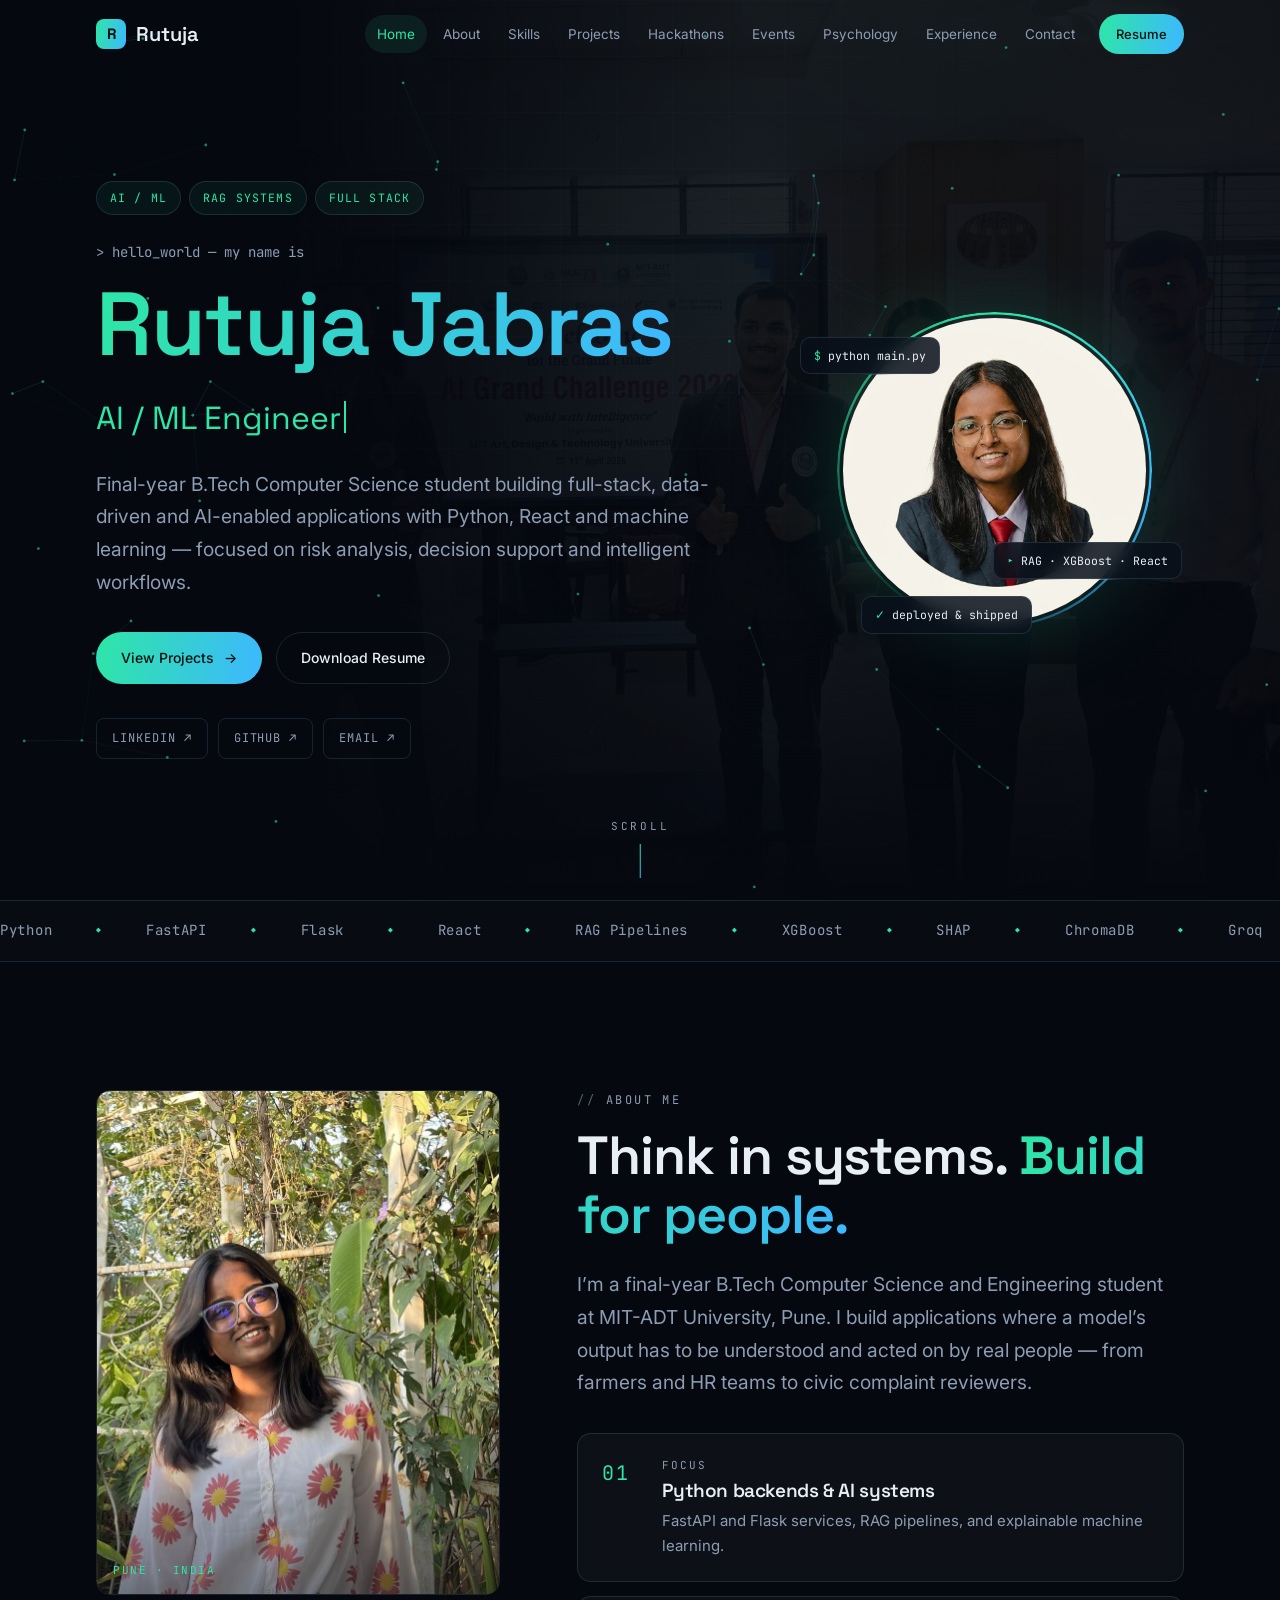
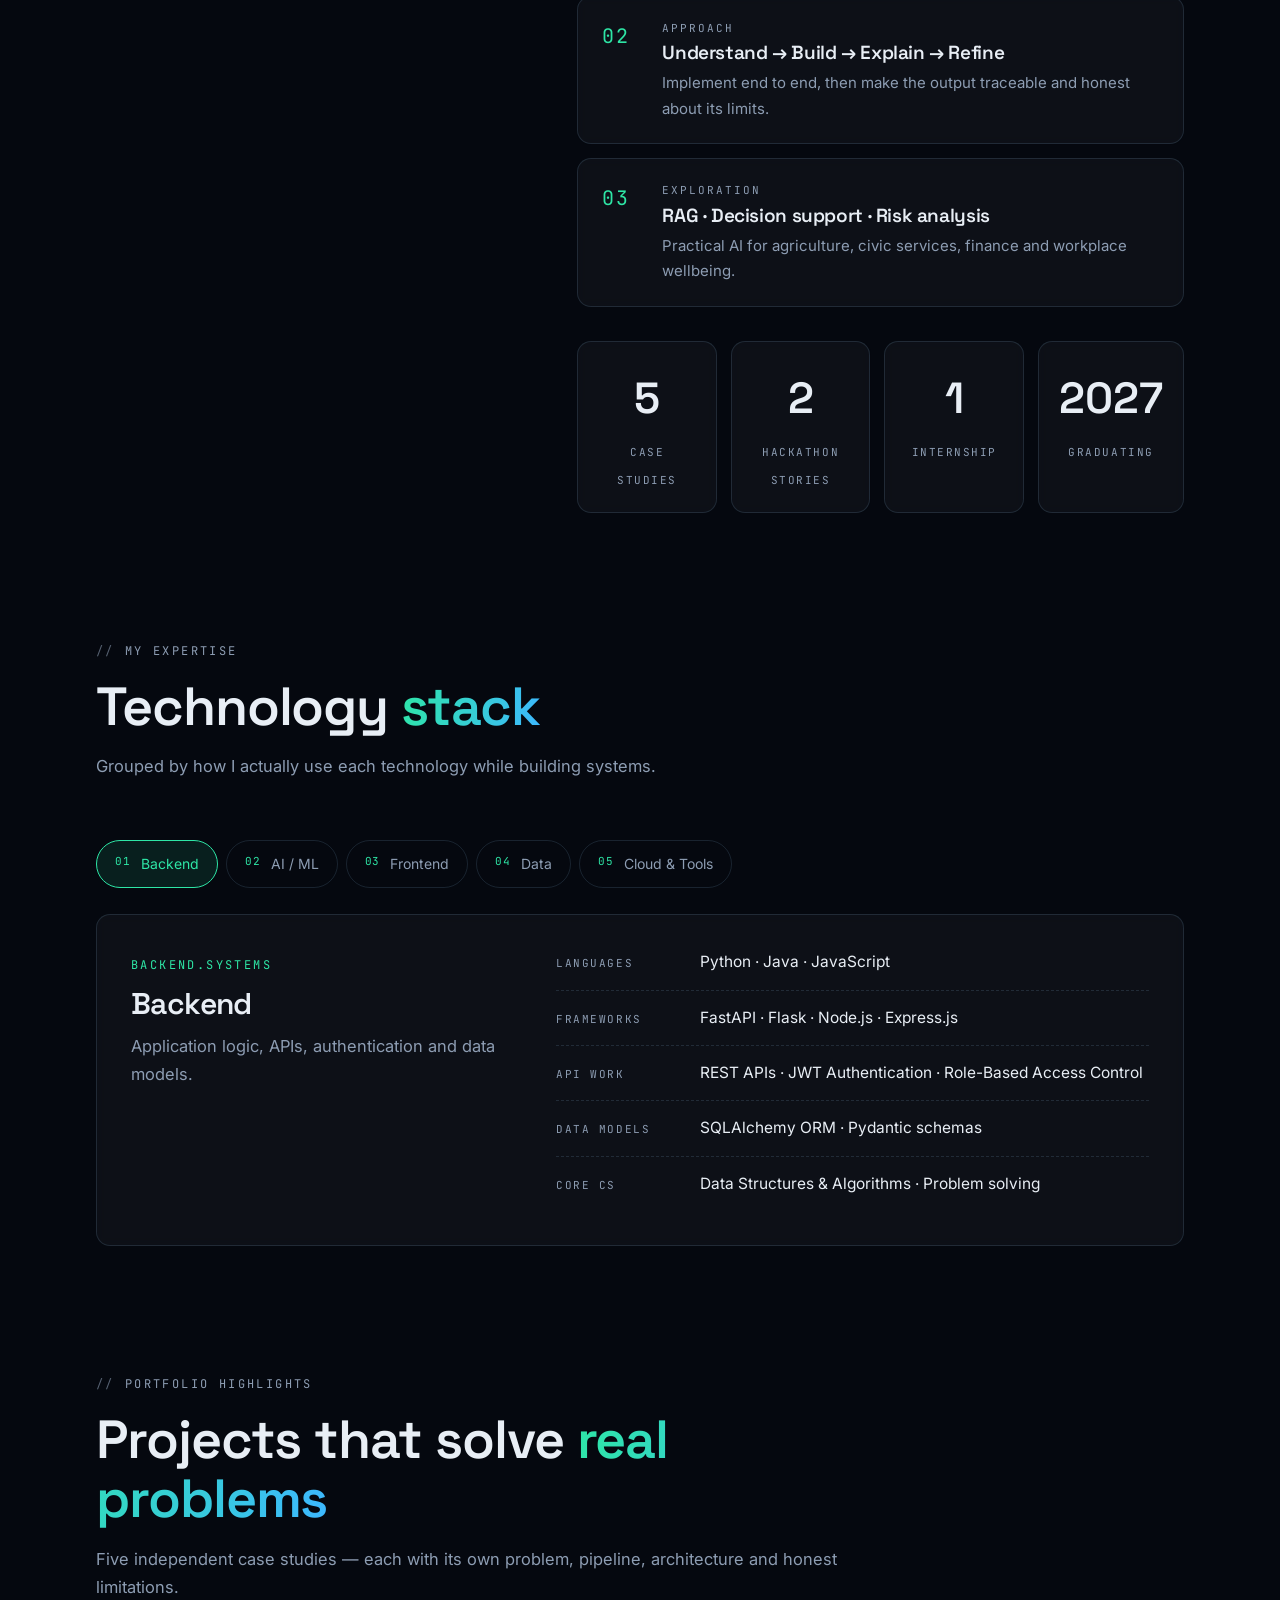
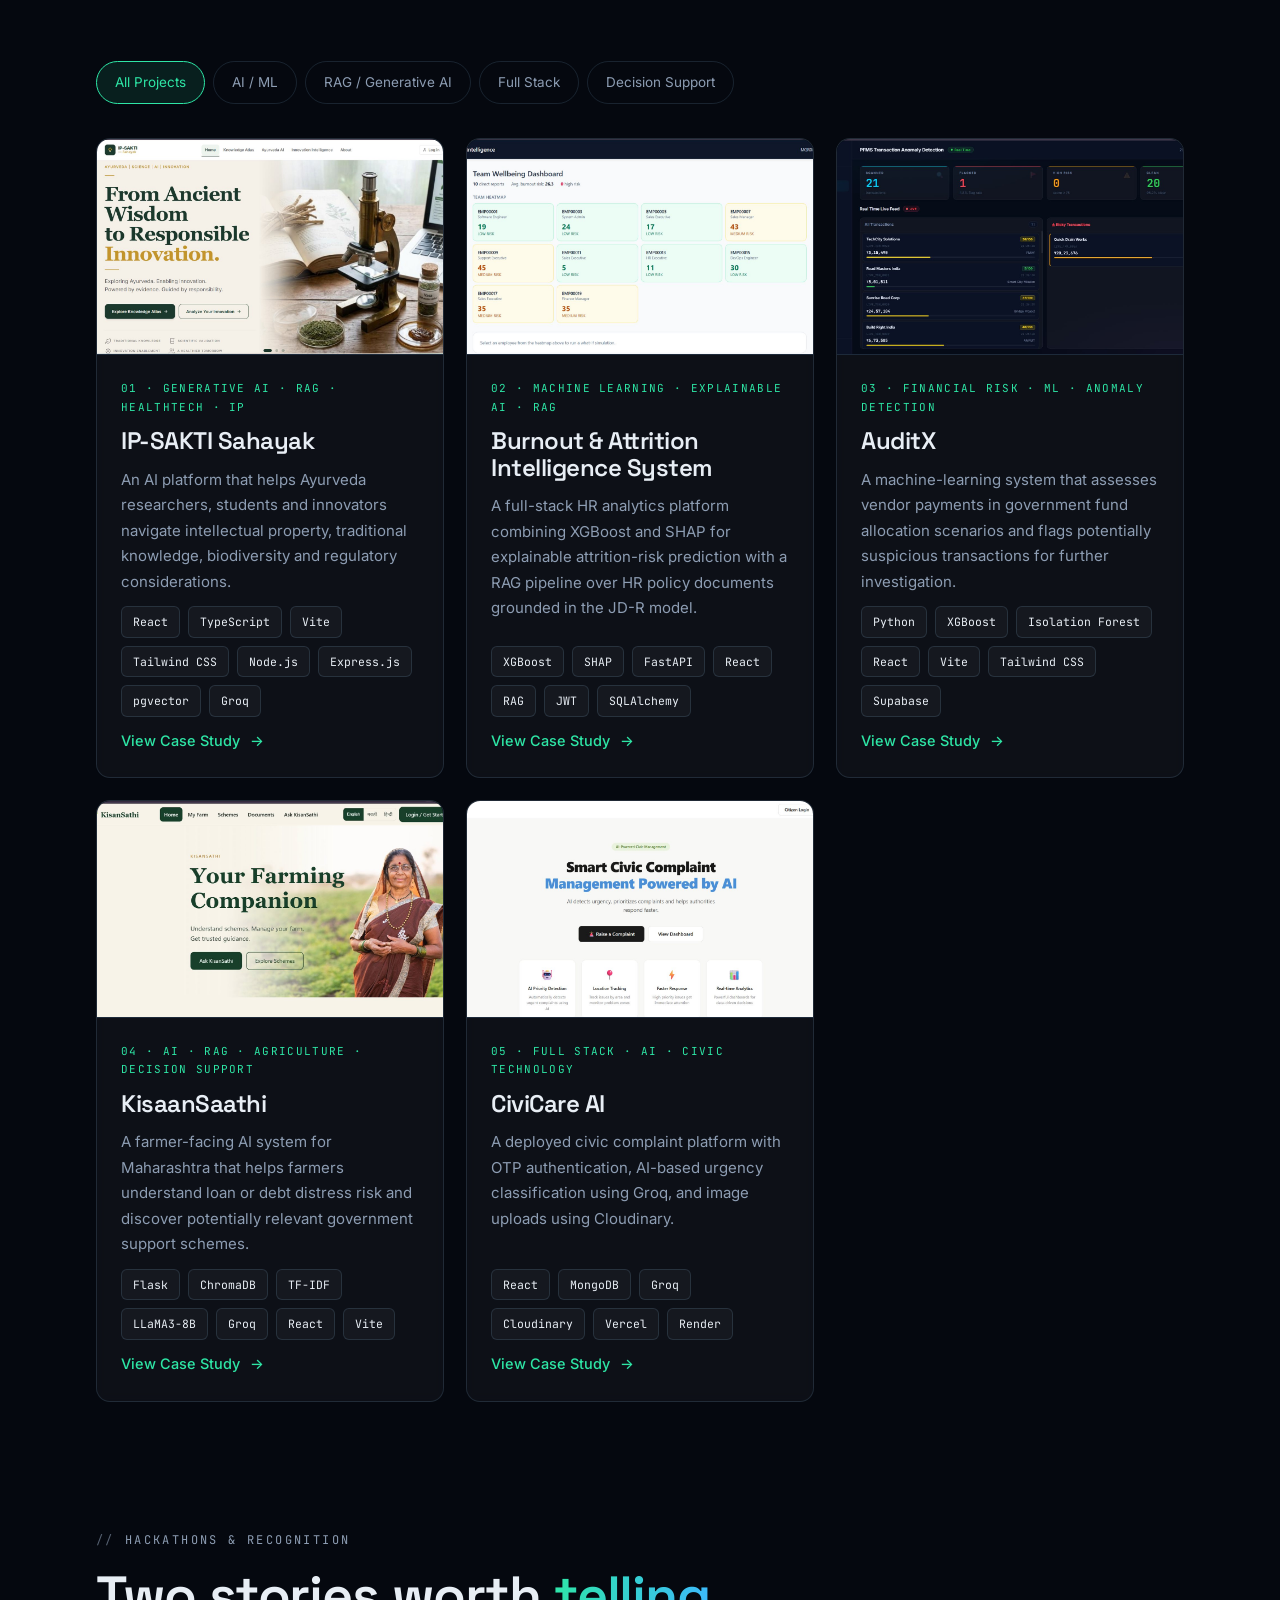
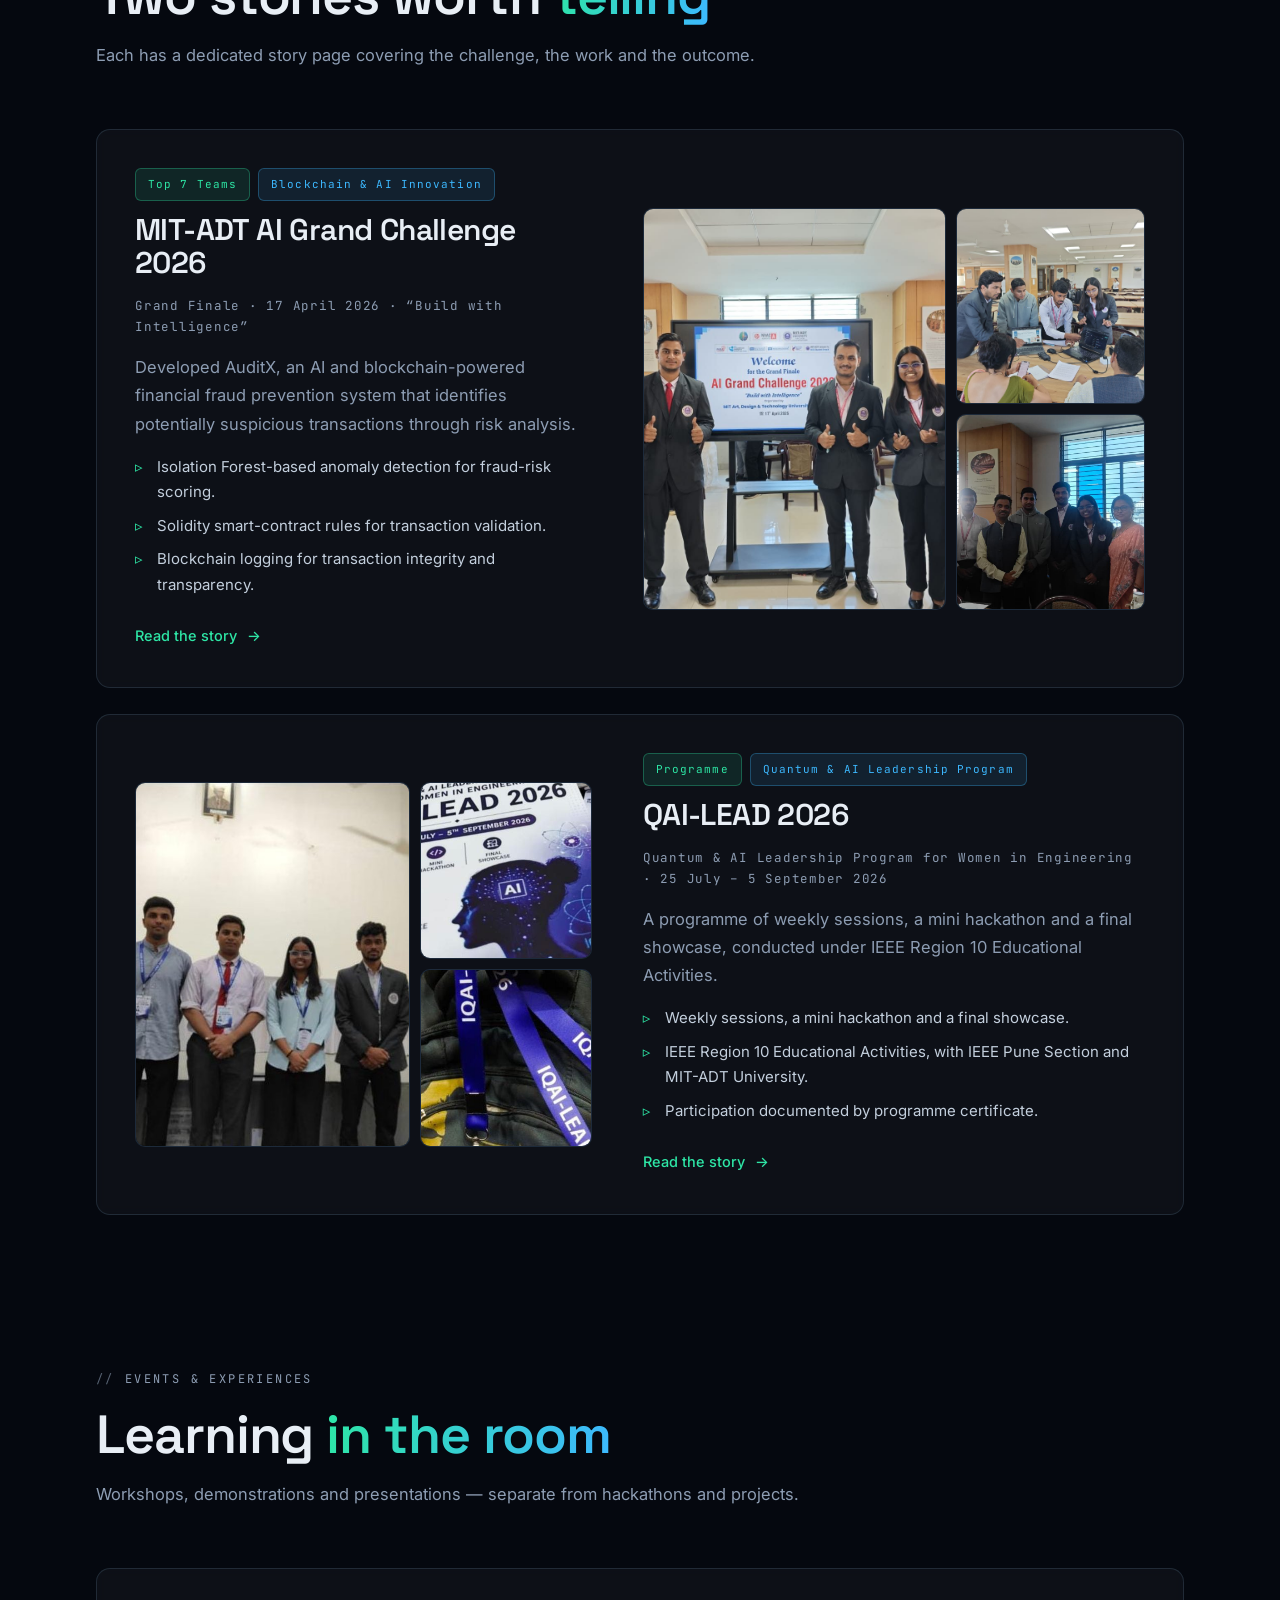
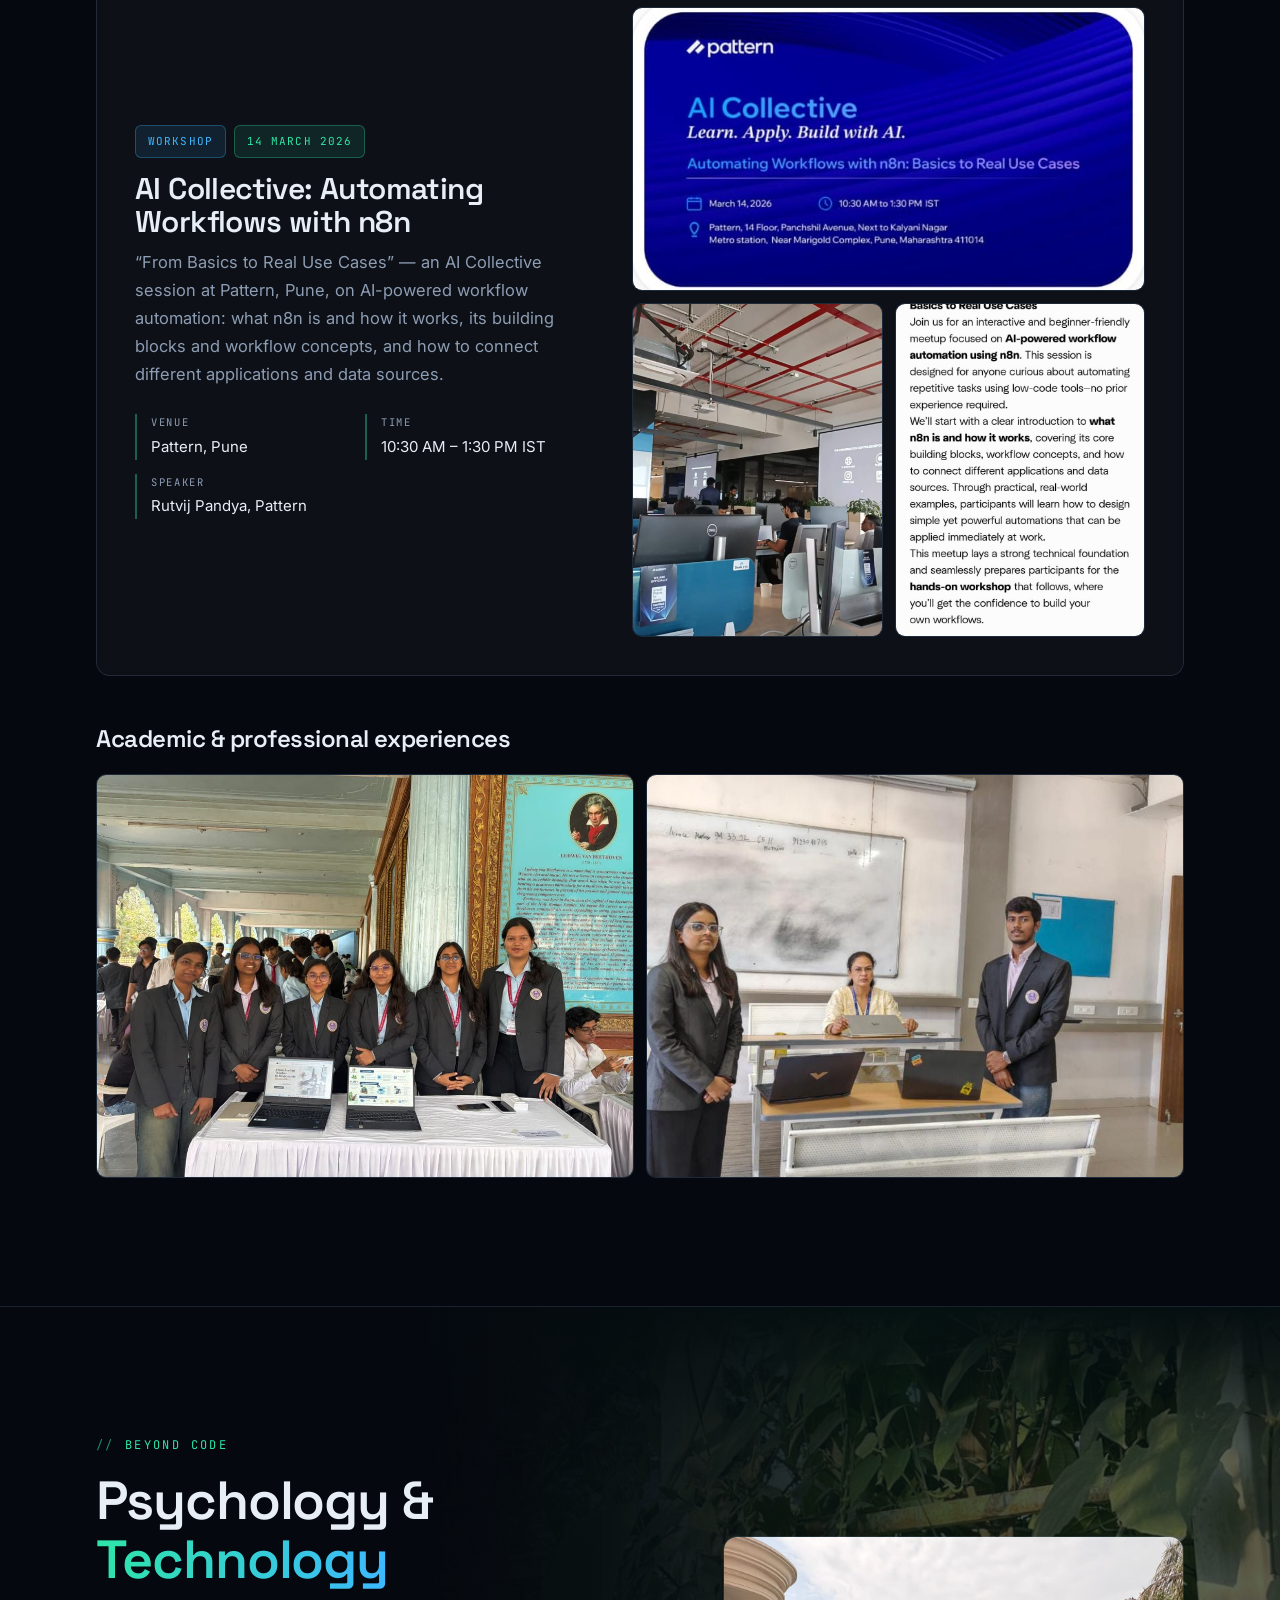
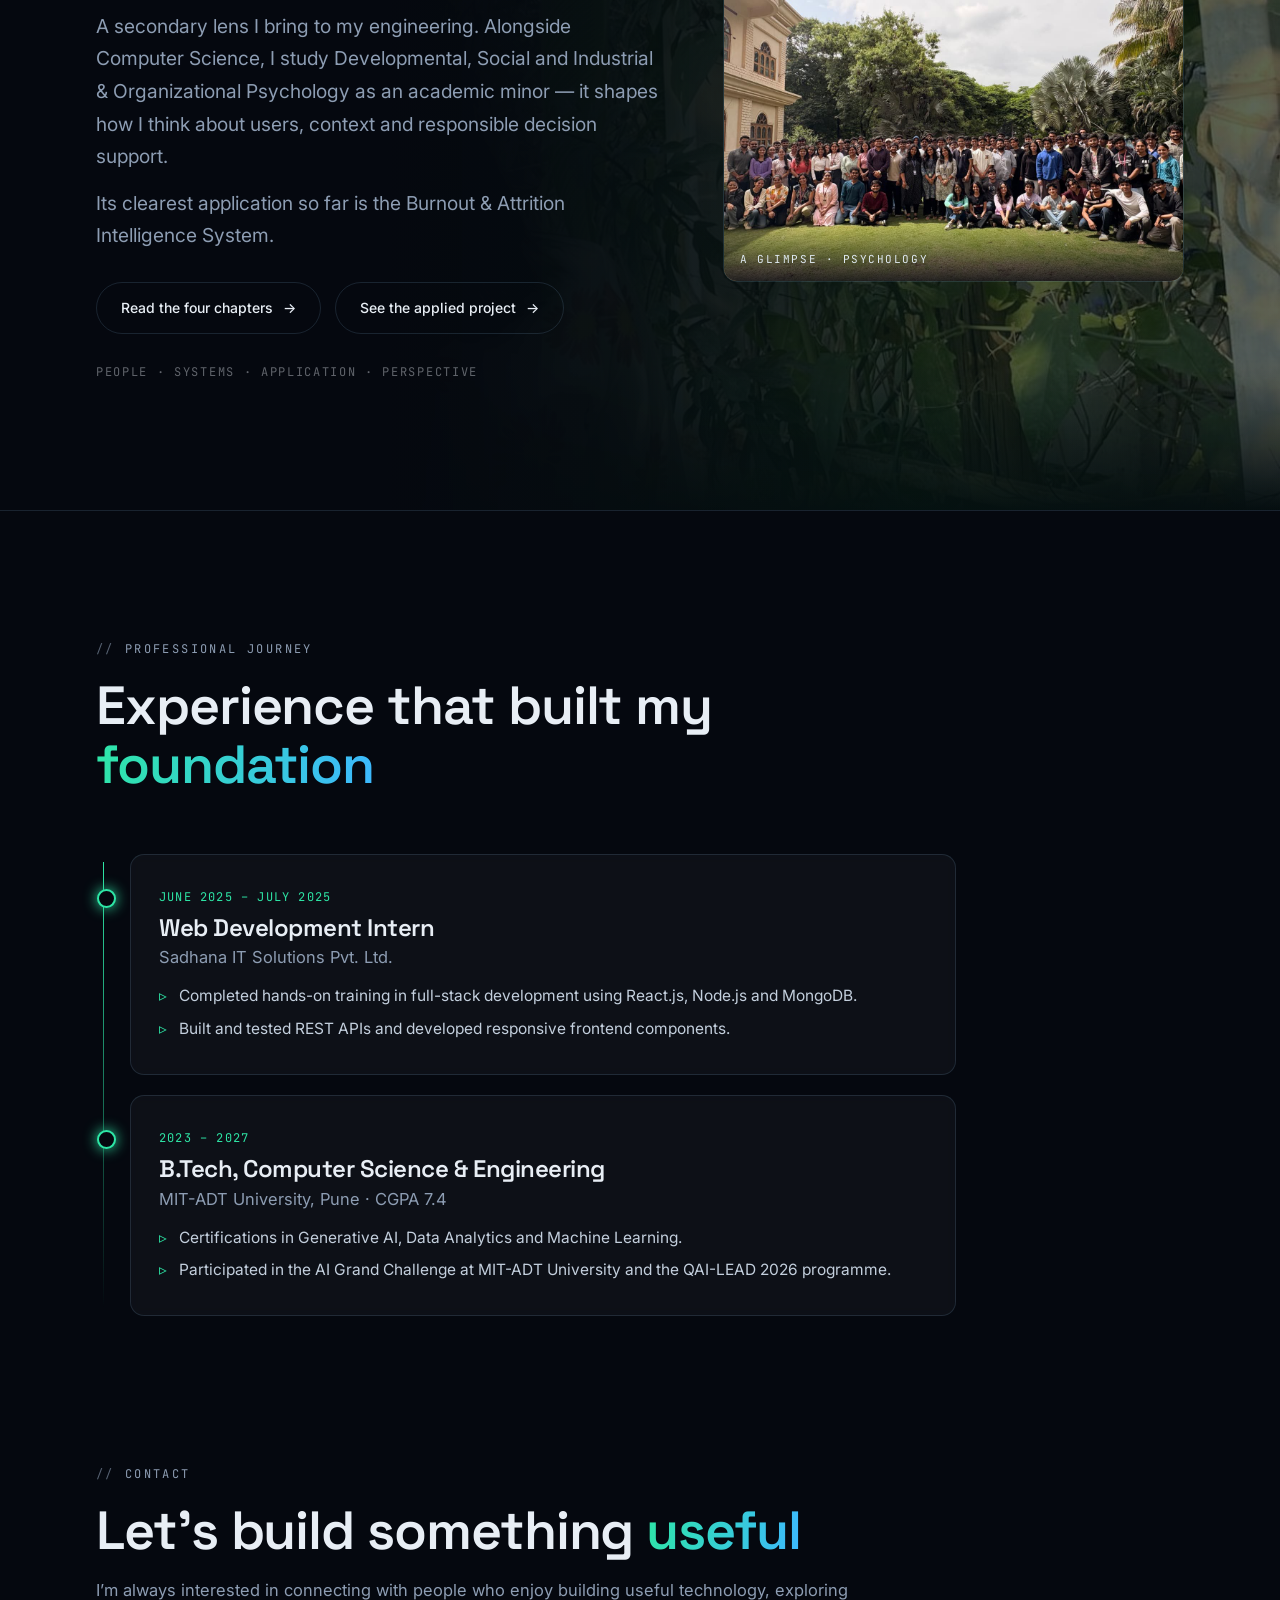
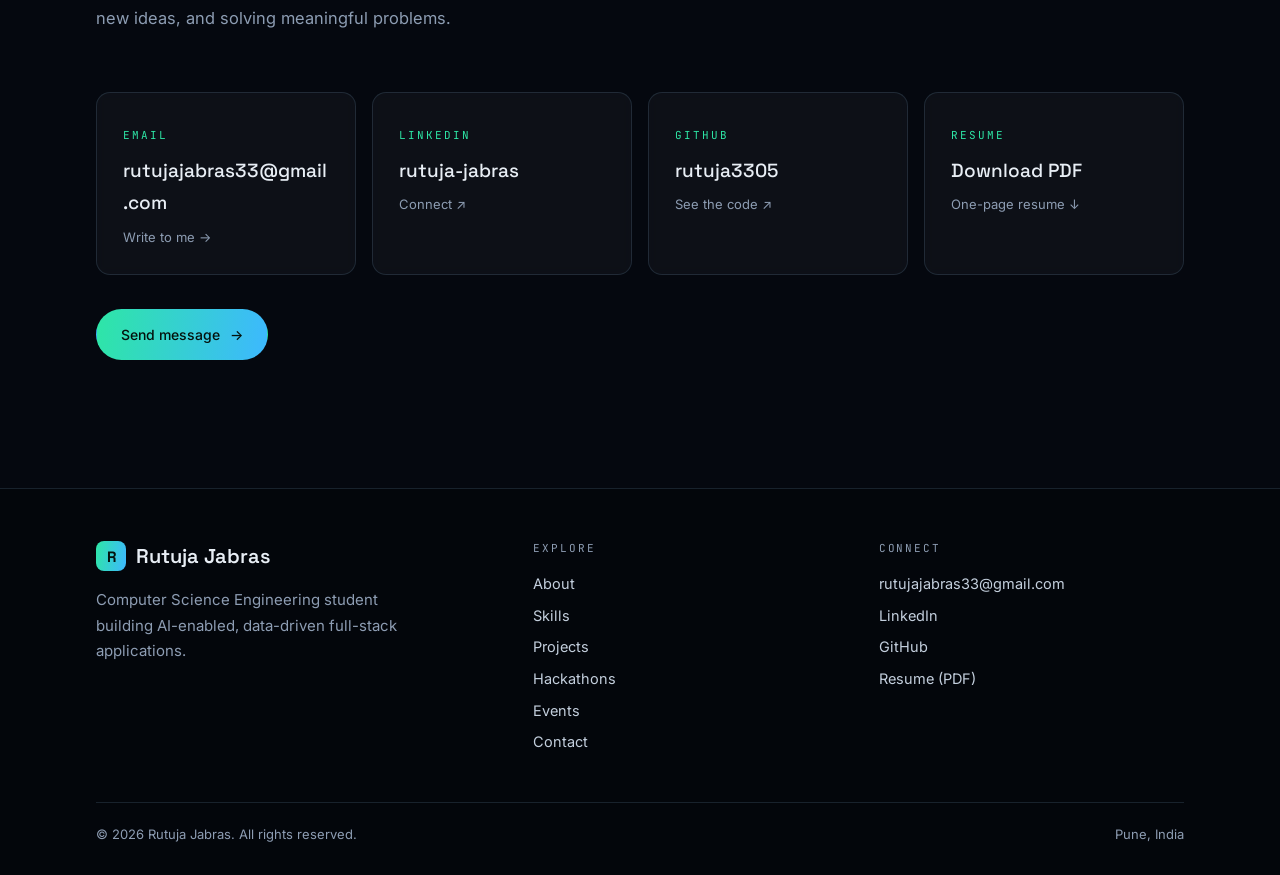
<file: index.html>
<!doctype html>
<html lang="en">
<head>
<meta charset="utf-8">
<meta name="viewport" content="width=device-width,initial-scale=1">
<title>Rutuja Jabras | AI / ML · RAG · Full-Stack Developer</title>
<meta name="description" content="Portfolio of Rutuja Jabras — Python, AI/ML, RAG and full-stack projects, hackathons, and events.">
<meta property="og:title" content="Rutuja Jabras | AI / ML · RAG · Full-Stack Developer">
<meta property="og:description" content="Portfolio of Rutuja Jabras — Python, AI/ML, RAG and full-stack projects, hackathons, and events.">
<meta property="og:image" content="/assets/img/profile/profile.jpg">
<meta name="theme-color" content="#05080f">
<link rel="icon" href="data:image/svg+xml,%3Csvg xmlns='http://www.w3.org/2000/svg' viewBox='0 0 32 32'%3E%3Crect width='32' height='32' rx='7' fill='%2305080f'/%3E%3Ctext x='16' y='23' font-size='19' text-anchor='middle' fill='%232ee6a6' font-family='monospace' font-weight='700'%3ER%3C/text%3E%3C/svg%3E">
<link rel="preconnect" href="https://fonts.googleapis.com">
<link rel="preconnect" href="https://fonts.gstatic.com" crossorigin>
<link href="https://fonts.googleapis.com/css2?family=Inter:wght@400;500&family=JetBrains+Mono:wght@400;500&family=Space+Grotesk:wght@500;600&display=swap" rel="stylesheet">
<link rel="stylesheet" href="/assets/css/style.css">
</head>
<body>
<a class="skip" href="#main">Skip to content</a>
<div class="loader" aria-hidden="true"><div class="in"><small>INITIALIZING PORTFOLIO</small><strong>Rutuja Jabras</strong><div class="bar"><i></i></div><div class="pc">0%</div></div></div>
<div class="progress" aria-hidden="true"></div><div class="glow" aria-hidden="true"></div>
<header class="site-header"><div class="wrap nav">
  <a class="brand" href="#home" aria-label="Rutuja Jabras — home"><b>R</b>Rutuja</a>
  <nav class="menu" id="menu" aria-label="Main"><a href="#home" data-spy="home">Home</a><a href="#about" data-spy="about">About</a><a href="#skills" data-spy="skills">Skills</a><a href="#projects" data-spy="projects">Projects</a><a href="#hackathons" data-spy="hackathons">Hackathons</a><a href="#events" data-spy="events">Events</a><a href="#psychology" data-spy="psychology">Psychology</a><a href="#experience" data-spy="experience">Experience</a><a href="#contact" data-spy="contact">Contact</a><a class="btn solid" href="/assets/Rutuja_Jabras_Resume.pdf" target="_blank" rel="noopener">Resume</a></nav>
  <button class="burger" aria-label="Menu" aria-expanded="false" aria-controls="menu"><i></i></button>
</div></header>
<main id="main">

<section class="hero" id="home">
  <div class="slides" aria-hidden="true"><img src="/assets/img/hackathons/ai-grand-challenge/1.jpg" alt="" loading="lazy"><img src="/assets/img/hackathons/ai-grand-challenge/2.jpg" alt="" loading="lazy"><img src="/assets/img/events/academic-professional/ip-sakti-team.jpg" alt="" loading="lazy"><img src="/assets/img/hackathons/ai-grand-challenge/3.jpg" alt="" loading="lazy"><img src="/assets/img/hackathons/qai-lead/team.jpg" alt="" loading="lazy"></div>
  <canvas id="fx" aria-hidden="true"></canvas>
  <div class="wrap grid">
    <div>
      <div class="chip-row rv"><span class="tag">AI / ML</span><span class="tag">RAG SYSTEMS</span><span class="tag">FULL STACK</span></div>
      <p class="hello rv d1">&gt; hello_world — my name is</p>
      <h1 class="rv d1"><span class="g">Rutuja Jabras</span></h1>
      <p class="role rv d2"><span class="t" id="typed" data-words='["AI / ML Engineer","Full-Stack Developer","RAG Systems Builder","Python Backend Developer"]'>AI / ML Engineer</span><span class="cur" aria-hidden="true"></span></p>
      <p class="lede rv d2">Final-year B.Tech Computer Science student building full-stack, data-driven and AI-enabled applications with Python, React and machine learning — focused on risk analysis, decision support and intelligent workflows.</p>
      <div class="actions rv d3"><a class="btn solid" href="#projects">View Projects <span class="ar" aria-hidden="true">→</span></a><a class="btn ghost" href="/assets/Rutuja_Jabras_Resume.pdf" target="_blank" rel="noopener">Download Resume</a></div>
      <div class="socials rv d3"><a href="https://www.linkedin.com/in/rutuja-jabras" target="_blank" rel="noopener">LINKEDIN ↗</a><a href="https://github.com/rutuja3305" target="_blank" rel="noopener">GITHUB ↗</a><a href="mailto:rutujajabras33@gmail.com">EMAIL ↗</a></div>
    </div>
    <div class="rv d2"><div class="portrait"><img src="/assets/img/profile/profile.jpg" alt="Portrait of Rutuja Jabras" width="900" height="900" fetchpriority="high"><span class="float f1"><i>$</i> python main.py</span><span class="float f2"><i>▸</i> RAG · XGBoost · React</span><span class="float f3"><i>✓</i> deployed &amp; shipped</span></div></div>
  </div>
  <div class="scrollcue" aria-hidden="true">SCROLL</div>
</section>
<div class="marq" aria-hidden="true"><div><span>Python</span><span>FastAPI</span><span>Flask</span><span>React</span><span>RAG Pipelines</span><span>XGBoost</span><span>SHAP</span><span>ChromaDB</span><span>Groq</span><span>MongoDB</span><span>Supabase</span><span>Node.js</span><span>Vercel</span><span>Render</span><span>Python</span><span>FastAPI</span><span>Flask</span><span>React</span><span>RAG Pipelines</span><span>XGBoost</span><span>SHAP</span><span>ChromaDB</span><span>Groq</span><span>MongoDB</span><span>Supabase</span><span>Node.js</span><span>Vercel</span><span>Render</span></div></div>

<section class="sec" id="about"><div class="wrap about">
  <div class="ph rv"><div class="imgbox"><img src="/assets/img/profile/garden.jpg" alt="Rutuja Jabras in a garden" loading="lazy"><span class="lbl">PUNE · INDIA</span></div></div>
  <div>
    <div class="sec-head rv" style="margin-bottom:24px"><p class="kicker">About me</p><h2>Think in systems. <span class="g">Build for people.</span></h2></div>
    <p class="lede rv">I’m a final-year B.Tech Computer Science and Engineering student at MIT-ADT University, Pune. I build applications where a model’s output has to be understood and acted on by real people — from farmers and HR teams to civic complaint reviewers.</p>
    <div class="trio">
      <div class="panel rv"><span class="num">01</span><small>FOCUS</small><h4>Python backends &amp; AI systems</h4><p>FastAPI and Flask services, RAG pipelines, and explainable machine learning.</p></div>
      <div class="panel rv d1"><span class="num">02</span><small>APPROACH</small><h4>Understand → Build → Explain → Refine</h4><p>Implement end to end, then make the output traceable and honest about its limits.</p></div>
      <div class="panel rv d2"><span class="num">03</span><small>EXPLORATION</small><h4>RAG · Decision support · Risk analysis</h4><p>Practical AI for agriculture, civic services, finance and workplace wellbeing.</p></div>
    </div>
    <div class="stats rv"><div class="panel"><b data-count="5">0</b><span>Case studies</span></div><div class="panel"><b data-count="2">0</b><span>Hackathon stories</span></div><div class="panel"><b data-count="1">0</b><span>Internship</span></div><div class="panel"><b data-count="2027">0</b><span>Graduating</span></div></div>
  </div>
</div></section>

<section class="sec" id="skills" style="padding-top:0"><div class="wrap">
  <div class="sec-head rv"><p class="kicker">My expertise</p><h2>Technology <span class="g">stack</span></h2><p>Grouped by how I actually use each technology while building systems.</p></div>
  <div data-tabs class="rv">
    <div class="tabs" role="tablist" aria-label="Skill groups"><button role="tab" id="t0" aria-controls="p0" aria-selected="true"><span class="num">01</span>Backend</button><button role="tab" id="t1" aria-controls="p1" aria-selected="false"><span class="num">02</span>AI / ML</button><button role="tab" id="t2" aria-controls="p2" aria-selected="false"><span class="num">03</span>Frontend</button><button role="tab" id="t3" aria-controls="p3" aria-selected="false"><span class="num">04</span>Data</button><button role="tab" id="t4" aria-controls="p4" aria-selected="false"><span class="num">05</span>Cloud & Tools</button></div>
    <div class="tabpanel panel" role="tabpanel" id="p0" aria-labelledby="t0"><div><span class="lab">BACKEND.SYSTEMS</span><h3>Backend</h3><p>Application logic, APIs, authentication and data models.</p></div><dl class="rows"><div><dt>LANGUAGES</dt><dd>Python · Java · JavaScript</dd></div><div><dt>FRAMEWORKS</dt><dd>FastAPI · Flask · Node.js · Express.js</dd></div><div><dt>API WORK</dt><dd>REST APIs · JWT Authentication · Role-Based Access Control</dd></div><div><dt>DATA MODELS</dt><dd>SQLAlchemy ORM · Pydantic schemas</dd></div><div><dt>CORE CS</dt><dd>Data Structures &amp; Algorithms · Problem solving</dd></div></dl></div><div class="tabpanel panel" role="tabpanel" id="p1" aria-labelledby="t1"><div><span class="lab">INTELLIGENCE.LAYER</span><h3>AI / ML</h3><p>Applied AI that combines models, retrieval and domain logic.</p></div><dl class="rows"><div><dt>MODELS</dt><dd>XGBoost · SHAP · Isolation Forest</dd></div><div><dt>RAG</dt><dd>ChromaDB · TF-IDF · pgvector · Embeddings</dd></div><div><dt>LLMS</dt><dd>Groq · LLaMA3-8B · NLP</dd></div><div><dt>PATTERN</dt><dd>Explainable ML + evidence-grounded retrieval</dd></div></dl></div><div class="tabpanel panel" role="tabpanel" id="p2" aria-labelledby="t2"><div><span class="lab">INTERFACE.LAYER</span><h3>Frontend</h3><p>Responsive interfaces that connect cleanly to backend systems.</p></div><dl class="rows"><div><dt>UI</dt><dd>React.js · TypeScript</dd></div><div><dt>BUILD &AMP; STYLE</dt><dd>Vite · Tailwind CSS</dd></div><div><dt>INTEGRATION</dt><dd>REST APIs · Auth flows</dd></div></dl></div><div class="tabpanel panel" role="tabpanel" id="p3" aria-labelledby="t3"><div><span class="lab">DATA.LAYER</span><h3>Data</h3><p>Relational, document and vector data across application layers.</p></div><dl class="rows"><div><dt>RELATIONAL</dt><dd>MySQL · Supabase PostgreSQL</dd></div><div><dt>DOCUMENT</dt><dd>MongoDB</dd></div><div><dt>VECTOR</dt><dd>pgvector · ChromaDB</dd></div><div><dt>ORM</dt><dd>SQLAlchemy</dd></div></dl></div><div class="tabpanel panel" role="tabpanel" id="p4" aria-labelledby="t4"><div><span class="lab">DELIVERY.LAYER</span><h3>Cloud & Tools</h3><p>Tooling for building, storing media and shipping.</p></div><dl class="rows"><div><dt>VERSION CONTROL</dt><dd>Git · GitHub</dd></div><div><dt>DEPLOYMENT</dt><dd>Vercel · Render</dd></div><div><dt>MEDIA</dt><dd>Cloudinary</dd></div><div><dt>BLOCKCHAIN</dt><dd>Solidity smart-contract rules (AI Grand Challenge entry)</dd></div></dl></div>
  </div>
</div></section>

<section class="sec" id="projects" style="padding-top:0"><div class="wrap">
  <div class="sec-head rv"><p class="kicker">Portfolio highlights</p><h2>Projects that solve <span class="g">real problems</span></h2><p>Five independent case studies — each with its own problem, pipeline, architecture and honest limitations.</p></div>
  <div class="filters rv" role="group" aria-label="Filter projects"><button data-filter="all" aria-pressed="true">All Projects</button><button data-filter="ml" aria-pressed="false">AI / ML</button><button data-filter="rag" aria-pressed="false">RAG / Generative AI</button><button data-filter="full" aria-pressed="false">Full Stack</button><button data-filter="decision" aria-pressed="false">Decision Support</button></div>
  <div class="pgrid">
<article class="pcard panel rv" data-cats="rag">
  <a class="pm" href="/projects/ip-sakti/" tabindex="-1" aria-hidden="true"><figure class="slot cover" data-ph="IP-SAKTI Sahayak"><img src="/assets/img/projects/ip-sakti/cover.jpg" alt="IP-SAKTI Sahayak screenshot" loading="lazy" decoding="async"></figure></a>
  <div class="pb">
    <span class="dom">01 · Generative AI · RAG · HealthTech · IP</span>
    <h3>IP-SAKTI Sahayak</h3>
    <p>An AI platform that helps Ayurveda researchers, students and innovators navigate intellectual property, traditional knowledge, biodiversity and regulatory considerations.</p>
    <div class="chips"><span class="chip">React</span><span class="chip">TypeScript</span><span class="chip">Vite</span><span class="chip">Tailwind CSS</span><span class="chip">Node.js</span><span class="chip">Express.js</span><span class="chip">pgvector</span><span class="chip">Groq</span></div>
    <a class="link" href="/projects/ip-sakti/">View Case Study <span class="ar" aria-hidden="true">→</span></a>
  </div>
</article>
<article class="pcard panel rv d1" data-cats="ml rag decision full">
  <a class="pm" href="/projects/burnout-attrition/" tabindex="-1" aria-hidden="true"><figure class="slot cover" data-ph="Burnout & Attrition Intelligence System"><img src="/assets/img/projects/burnout-attrition/cover.jpg" alt="Burnout & Attrition Intelligence System screenshot" loading="lazy" decoding="async"></figure></a>
  <div class="pb">
    <span class="dom">02 · Machine Learning · Explainable AI · RAG</span>
    <h3>Burnout & Attrition Intelligence System</h3>
    <p>A full-stack HR analytics platform combining XGBoost and SHAP for explainable attrition-risk prediction with a RAG pipeline over HR policy documents grounded in the JD-R model.</p>
    <div class="chips"><span class="chip">XGBoost</span><span class="chip">SHAP</span><span class="chip">FastAPI</span><span class="chip">React</span><span class="chip">RAG</span><span class="chip">JWT</span><span class="chip">SQLAlchemy</span></div>
    <a class="link" href="/projects/burnout-attrition/">View Case Study <span class="ar" aria-hidden="true">→</span></a>
  </div>
</article>
<article class="pcard panel rv d2" data-cats="ml decision full">
  <a class="pm" href="/projects/auditx/" tabindex="-1" aria-hidden="true"><figure class="slot cover" data-ph="AuditX"><img src="/assets/img/projects/auditx/cover.jpg" alt="AuditX screenshot" loading="lazy" decoding="async"></figure></a>
  <div class="pb">
    <span class="dom">03 · Financial Risk · ML · Anomaly Detection</span>
    <h3>AuditX</h3>
    <p>A machine-learning system that assesses vendor payments in government fund allocation scenarios and flags potentially suspicious transactions for further investigation.</p>
    <div class="chips"><span class="chip">Python</span><span class="chip">XGBoost</span><span class="chip">Isolation Forest</span><span class="chip">React</span><span class="chip">Vite</span><span class="chip">Tailwind CSS</span><span class="chip">Supabase</span></div>
    <a class="link" href="/projects/auditx/">View Case Study <span class="ar" aria-hidden="true">→</span></a>
  </div>
</article>
<article class="pcard panel rv" data-cats="rag decision">
  <a class="pm" href="/projects/kisaansaathi/" tabindex="-1" aria-hidden="true"><figure class="slot cover" data-ph="KisaanSaathi"><img src="/assets/img/projects/kisaansaathi/cover.jpg" alt="KisaanSaathi screenshot" loading="lazy" decoding="async"></figure></a>
  <div class="pb">
    <span class="dom">04 · AI · RAG · Agriculture · Decision Support</span>
    <h3>KisaanSaathi</h3>
    <p>A farmer-facing AI system for Maharashtra that helps farmers understand loan or debt distress risk and discover potentially relevant government support schemes.</p>
    <div class="chips"><span class="chip">Flask</span><span class="chip">ChromaDB</span><span class="chip">TF-IDF</span><span class="chip">LLaMA3-8B</span><span class="chip">Groq</span><span class="chip">React</span><span class="chip">Vite</span></div>
    <a class="link" href="/projects/kisaansaathi/">View Case Study <span class="ar" aria-hidden="true">→</span></a>
  </div>
</article>
<article class="pcard panel rv d1" data-cats="full ml">
  <a class="pm" href="/projects/civiccare-ai/" tabindex="-1" aria-hidden="true"><figure class="slot cover" data-ph="CiviCare AI"><img src="/assets/img/projects/civiccare-ai/cover.jpg" alt="CiviCare AI screenshot" loading="lazy" decoding="async"></figure></a>
  <div class="pb">
    <span class="dom">05 · Full Stack · AI · Civic Technology</span>
    <h3>CiviCare AI</h3>
    <p>A deployed civic complaint platform with OTP authentication, AI-based urgency classification using Groq, and image uploads using Cloudinary.</p>
    <div class="chips"><span class="chip">React</span><span class="chip">MongoDB</span><span class="chip">Groq</span><span class="chip">Cloudinary</span><span class="chip">Vercel</span><span class="chip">Render</span></div>
    <a class="link" href="/projects/civiccare-ai/">View Case Study <span class="ar" aria-hidden="true">→</span></a>
  </div>
</article></div>
  <p class="empty" hidden>No projects in this category yet.</p>
</div></section>

<section class="sec" id="hackathons" style="padding-top:0"><div class="wrap">
  <div class="sec-head rv"><p class="kicker">Hackathons &amp; recognition</p><h2>Two stories worth <span class="g">telling</span></h2><p>Each has a dedicated story page covering the challenge, the work and the outcome.</p></div>
  
<article class="ach panel rv">
  <div class="info">
    <div class="badges"><span class="badge">Top 7 Teams</span><span class="badge b2">Blockchain & AI Innovation</span></div>
    <h3>MIT-ADT AI Grand Challenge 2026</h3>
    <p class="sub">Grand Finale · 17 April 2026 · “Build with Intelligence”</p>
    <p>Developed AuditX, an AI and blockchain-powered financial fraud prevention system that identifies potentially suspicious transactions through risk analysis.</p>
    <ul><li>Isolation Forest-based anomaly detection for fraud-risk scoring.</li><li>Solidity smart-contract rules for transaction validation.</li><li>Blockchain logging for transaction integrity and transparency.</li></ul>
    <a class="link" href="/hackathons/ai-grand-challenge/">Read the story <span class="ar" aria-hidden="true">→</span></a>
  </div>
  <div class="strip"><figure class="slot "><img src="/assets/img/hackathons/ai-grand-challenge/1.jpg" alt="Team at the AI Grand Challenge 2026 Grand Finale welcome screen" loading="lazy" decoding="async"><figcaption>Team at the AI Grand Challenge 2026 Grand Finale welcome screen</figcaption></figure><figure class="slot "><img src="/assets/img/hackathons/ai-grand-challenge/2.jpg" alt="Team working with laptops during the challenge" loading="lazy" decoding="async"><figcaption>Team working with laptops during the challenge</figcaption></figure><figure class="slot "><img src="/assets/img/hackathons/ai-grand-challenge/3.jpg" alt="Team with faculty and evaluators" loading="lazy" decoding="async"><figcaption>Team with faculty and evaluators</figcaption></figure></div>
</article>
<article class="ach panel rv rev">
  <div class="info">
    <div class="badges"><span class="badge">Programme</span><span class="badge b2">Quantum & AI Leadership Program</span></div>
    <h3>QAI-LEAD 2026</h3>
    <p class="sub">Quantum & AI Leadership Program for Women in Engineering · 25 July – 5 September 2026</p>
    <p>A programme of weekly sessions, a mini hackathon and a final showcase, conducted under IEEE Region 10 Educational Activities.</p>
    <ul><li>Weekly sessions, a mini hackathon and a final showcase.</li><li>IEEE Region 10 Educational Activities, with IEEE Pune Section and MIT-ADT University.</li><li>Participation documented by programme certificate.</li></ul>
    <a class="link" href="/hackathons/qai-lead/">Read the story <span class="ar" aria-hidden="true">→</span></a>
  </div>
  <div class="strip"><figure class="slot "><img src="/assets/img/hackathons/qai-lead/team.jpg" alt="Team photo at the QAI-LEAD 2026 programme" loading="lazy" decoding="async"><figcaption>Team photo at the QAI-LEAD 2026 programme</figcaption></figure><figure class="slot "><img src="/assets/img/hackathons/qai-lead/poster.jpg" alt="QAI-LEAD 2026 programme poster" loading="lazy" decoding="async"><figcaption>QAI-LEAD 2026 programme poster</figcaption></figure><figure class="slot "><img src="/assets/img/hackathons/qai-lead/lanyard.jpg" alt="QAI-LEAD 2026 lanyard" loading="lazy" decoding="async"><figcaption>QAI-LEAD 2026 lanyard</figcaption></figure></div>
</article>
</div></section>

<section class="sec" id="events" style="padding-top:0"><div class="wrap">
  <div class="sec-head rv"><p class="kicker">Events &amp; experiences</p><h2>Learning <span class="g">in the room</span></h2><p>Workshops, demonstrations and presentations — separate from hackathons and projects.</p></div>
  <article class="ev panel rv">
    <div class="info">
      <div class="badges"><span class="badge b2">WORKSHOP</span><span class="badge">14 MARCH 2026</span></div>
      <h3 style="margin:14px 0 10px">AI Collective: Automating Workflows with n8n</h3>
      <p>“From Basics to Real Use Cases” — an AI Collective session at Pattern, Pune, on AI-powered workflow automation: what n8n is and how it works, its building blocks and workflow concepts, and how to connect different applications and data sources.</p>
      <dl class="facts"><div><dt>Venue</dt><dd>Pattern, Pune</dd></div><div><dt>Time</dt><dd>10:30 AM – 1:30 PM IST</dd></div><div><dt>Speaker</dt><dd>Rutvij Pandya, Pattern</dd></div></dl>
    </div>
    <div class="gallery" style="grid-template-columns:1fr 1fr">
      <figure class="slot wide"><img src="/assets/img/events/pattern-n8n/flyer.jpg" alt="AI Collective — Automating Workflows with n8n event flyer" loading="lazy" decoding="async"><figcaption>AI Collective event flyer</figcaption></figure>
      <figure class="slot tall"><img src="/assets/img/events/pattern-n8n/room.jpg" alt="Session room at Pattern during the workshop" loading="lazy" decoding="async"><figcaption>The session at Pattern</figcaption></figure>
      <figure class="slot tall"><img src="/assets/img/events/pattern-n8n/details-2.jpg" alt="Event details page" loading="lazy" decoding="async"><figcaption>Event details</figcaption></figure>
    </div>
  </article>
  <div class="sub-h rv"><h3>Academic &amp; professional experiences</h3></div>
  <div class="gallery-block rv"><div class="gallery" style="grid-template-columns:repeat(auto-fit,minmax(300px,1fr))">
    <figure class="slot "><img src="/assets/img/events/academic-professional/ip-sakti-team.jpg" alt="Team presenting IP-SAKTI Sahayak at a table with laptops" loading="lazy" decoding="async"><figcaption>Team presentation of IP-SAKTI Sahayak</figcaption></figure>
    <figure class="slot "><img src="/assets/img/events/academic-professional/demo.jpg" alt="Project demonstration with a faculty evaluator" loading="lazy" decoding="async"><figcaption>Project demonstration</figcaption></figure>
  </div></div>
 
</div></section>

<section class="sec psy" id="psychology"><div class="bgimg" aria-hidden="true"></div>
  <div class="wrap inner">
    <div class="rv">
      <p class="kicker">Beyond code</p>
      <h2 style="margin:16px 0 20px">Psychology &amp; <span class="g">Technology</span></h2>
      <p class="lede">A secondary lens I bring to my engineering. Alongside Computer Science, I study Developmental, Social and Industrial &amp; Organizational Psychology as an academic minor — it shapes how I think about users, context and responsible decision support.</p>
      <p class="lede" style="margin-top:14px">Its clearest application so far is the Burnout &amp; Attrition Intelligence System.</p>
      <div class="actions" style="margin-top:30px"><a class="btn ghost" href="/psychology/">Read the four chapters <span class="ar" aria-hidden="true">→</span></a><a class="btn ghost" href="/projects/burnout-attrition/">See the applied project <span class="ar" aria-hidden="true">→</span></a></div>
      <p class="eq" aria-hidden="true">PEOPLE · SYSTEMS · APPLICATION · PERSPECTIVE</p>
    </div>
    <figure class="gl rv d2"><figure class="slot cover" data-ph="Psychology"><img src="/assets/img/psychology/glimpse.jpg" alt="A glimpse from my psychology learning journey" loading="lazy" decoding="async"></figure><figcaption>A GLIMPSE · PSYCHOLOGY</figcaption></figure>
  </div>
</section>

<section class="sec" id="experience"><div class="wrap">
  <div class="sec-head rv"><p class="kicker">Professional journey</p><h2>Experience that built my <span class="g">foundation</span></h2></div>
  <div class="tl">
    <div class="item panel rv"><span class="when">JUNE 2025 – JULY 2025</span><h3>Web Development Intern</h3><p class="org">Sadhana IT Solutions Pvt. Ltd.</p><ul><li>Completed hands-on training in full-stack development using React.js, Node.js and MongoDB.</li><li>Built and tested REST APIs and developed responsive frontend components.</li></ul></div>
    <div class="item panel rv d1"><span class="when">2023 – 2027</span><h3>B.Tech, Computer Science &amp; Engineering</h3><p class="org">MIT-ADT University, Pune · CGPA 7.4</p><ul><li>Certifications in Generative AI, Data Analytics and Machine Learning.</li><li>Participated in the AI Grand Challenge at MIT-ADT University and the QAI-LEAD 2026 programme.</li></ul></div>
  </div>
</div></section>

<section class="sec" id="contact" style="padding-top:0"><div class="wrap">
  <div class="sec-head rv"><p class="kicker">Contact</p><h2>Let’s build something <span class="g">useful</span></h2><p>I’m always interested in connecting with people who enjoy building useful technology, exploring new ideas, and solving meaningful problems.</p></div>
  <div class="cgrid">
    <a class="panel rv" href="mailto:rutujajabras33@gmail.com"><small>EMAIL</small><b>rutujajabras33@gmail.com</b><span>Write to me →</span></a>
    <a class="panel rv d1" href="https://www.linkedin.com/in/rutuja-jabras" target="_blank" rel="noopener"><small>LINKEDIN</small><b>rutuja-jabras</b><span>Connect ↗</span></a>
    <a class="panel rv d2" href="https://github.com/rutuja3305" target="_blank" rel="noopener"><small>GITHUB</small><b>rutuja3305</b><span>See the code ↗</span></a>
    <a class="panel rv d3" href="/assets/Rutuja_Jabras_Resume.pdf" target="_blank" rel="noopener"><small>RESUME</small><b>Download PDF</b><span>One-page resume ↓</span></a>
  </div>
  <a class="btn solid rv" href="mailto:rutujajabras33@gmail.com">Send message <span class="ar" aria-hidden="true">→</span></a>
</div></section>
</main>
<footer class="site-footer"><div class="wrap">
  <div class="foot">
    <div><a class="brand" href="/"><b>R</b>Rutuja Jabras</a><p style="color:var(--muted);margin-top:14px;max-width:36ch;font-size:15px">Computer Science Engineering student building AI-enabled, data-driven full-stack applications.</p></div>
    <div><h5>Explore</h5><ul><li><a href="/#about">About</a></li><li><a href="/#skills">Skills</a></li><li><a href="/#projects">Projects</a></li><li><a href="/#hackathons">Hackathons</a></li><li><a href="/#events">Events</a></li><li><a href="/#contact">Contact</a></li></ul></div>
    <div><h5>Connect</h5><ul><li><a href="mailto:rutujajabras33@gmail.com">rutujajabras33@gmail.com</a></li><li><a href="https://www.linkedin.com/in/rutuja-jabras" target="_blank" rel="noopener">LinkedIn</a></li><li><a href="https://github.com/rutuja3305" target="_blank" rel="noopener">GitHub</a></li><li><a href="/assets/Rutuja_Jabras_Resume.pdf" target="_blank" rel="noopener">Resume (PDF)</a></li></ul></div>
  </div>
  <div class="copy"><span>© 2026 Rutuja Jabras. All rights reserved.</span><span>Pune, India</span></div>
</div></footer>
<script src="/assets/js/main.js" defer></script>
</body>
</html>
</file>
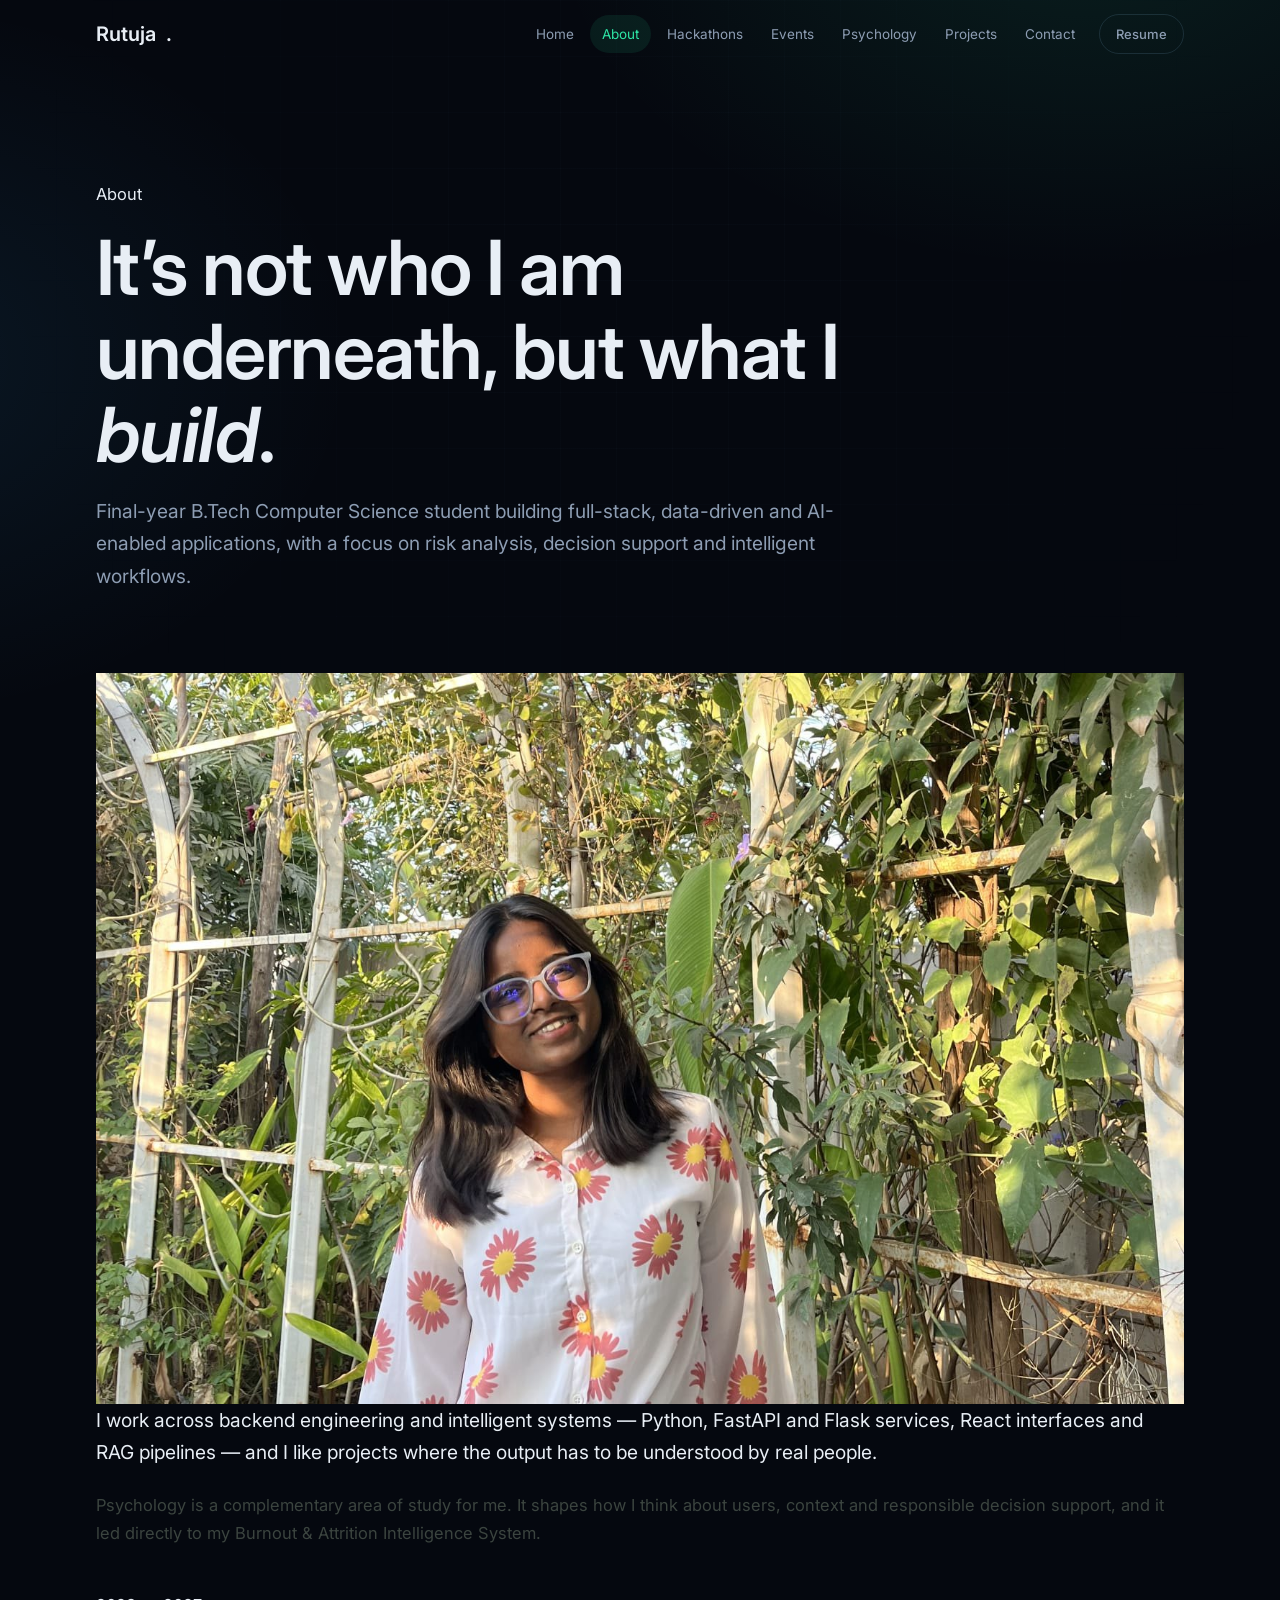
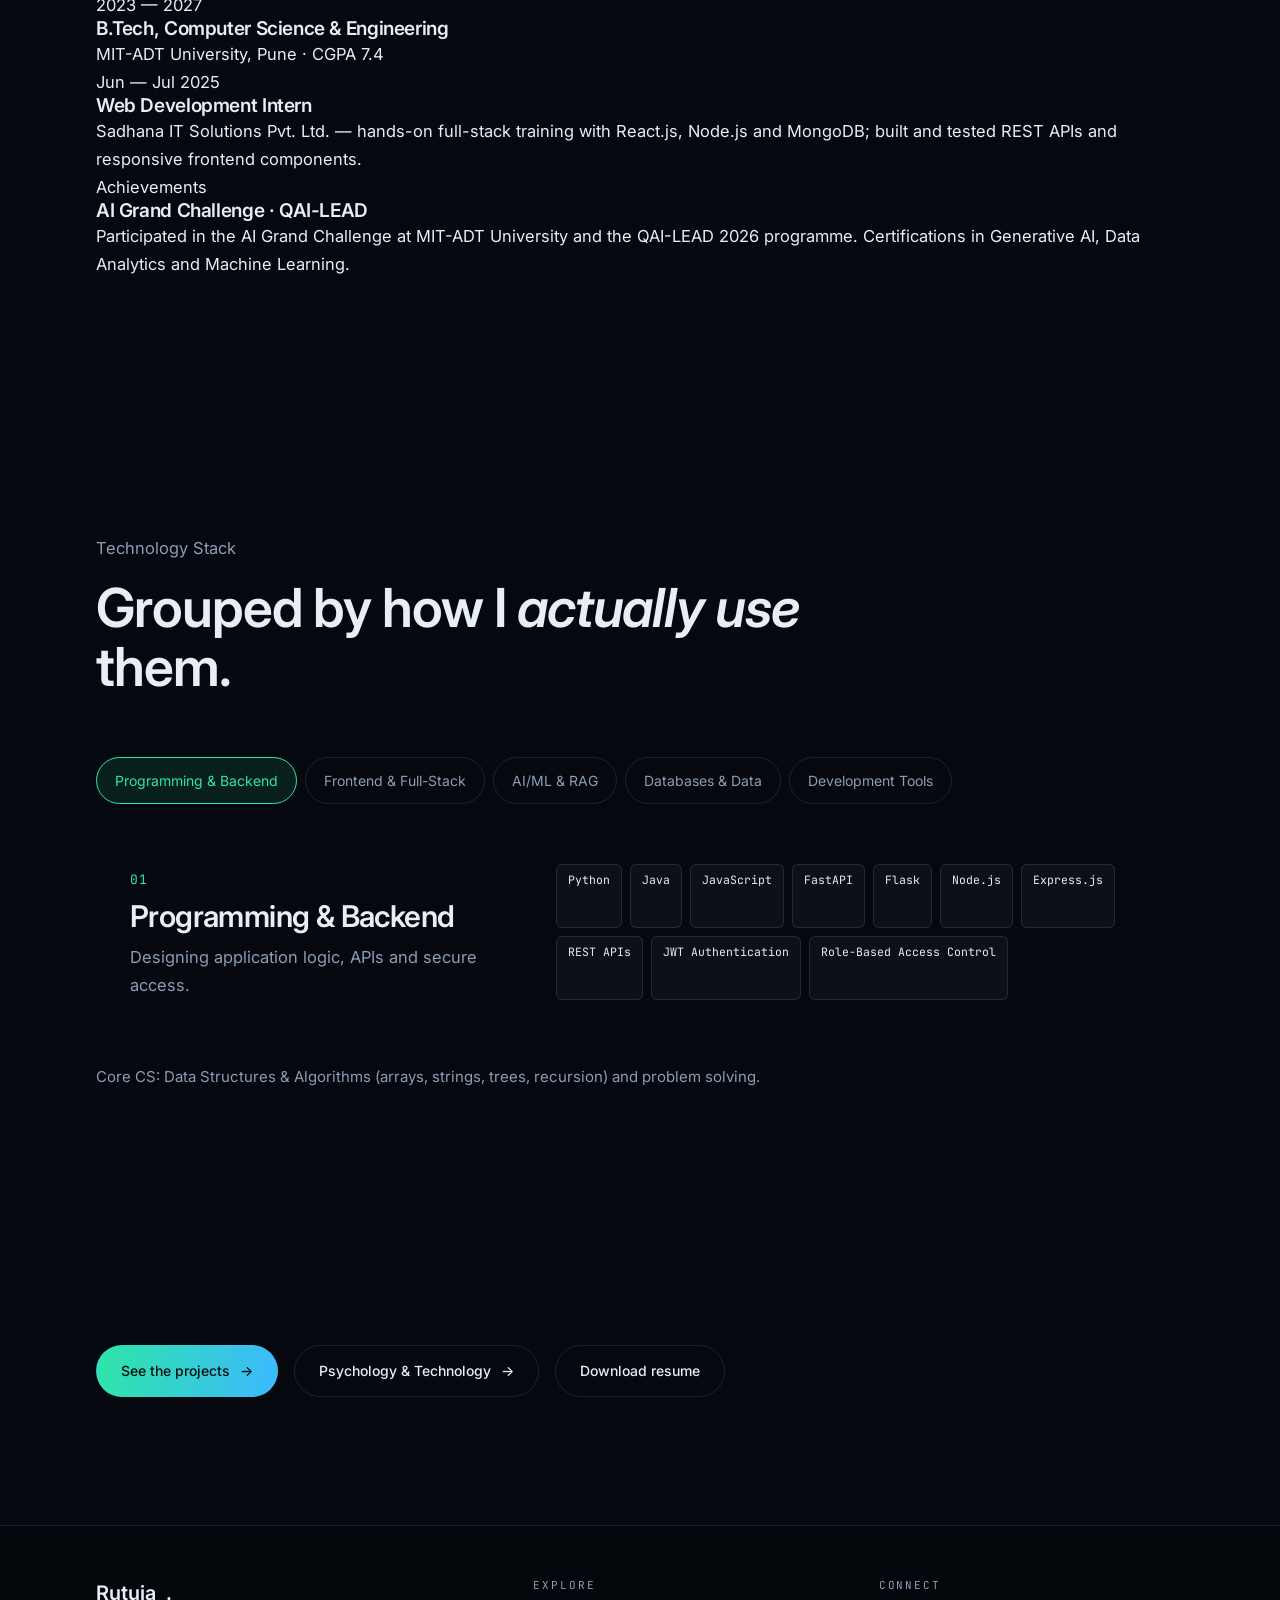
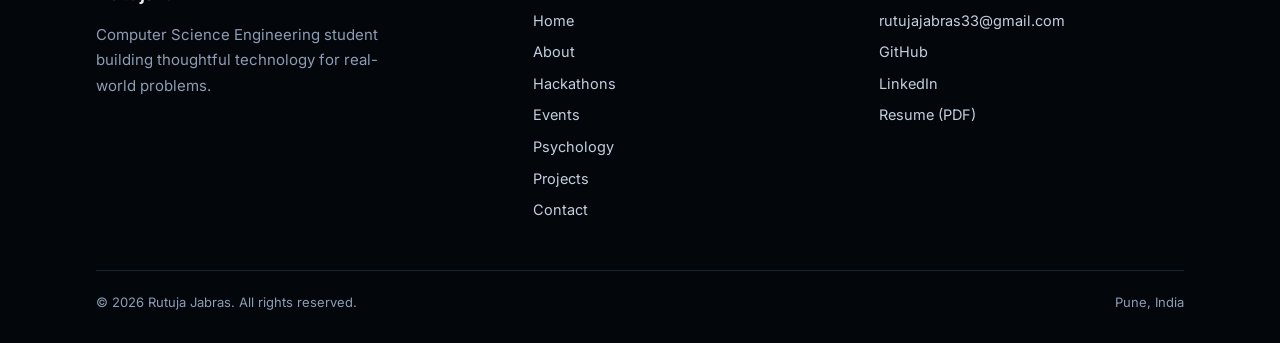
<file: about/index.html>
<!doctype html>
<html lang="en">
<head>
<meta charset="utf-8">
<meta name="viewport" content="width=device-width,initial-scale=1">
<title>About — Rutuja Jabras</title>
<meta name="description" content="Computer Science Engineering student interested in Python, backend engineering, AI/ML, RAG, full-stack development and psychology.">
<meta property="og:title" content="About — Rutuja Jabras">
<meta property="og:description" content="Computer Science Engineering student interested in Python, backend engineering, AI/ML, RAG, full-stack development and psychology.">
<meta property="og:image" content="/assets/img/profile/rutuja.jpg">
<meta name="theme-color" content="#1f3d2f">
<link rel="icon" href="data:image/svg+xml,%3Csvg xmlns='http://www.w3.org/2000/svg' viewBox='0 0 32 32'%3E%3Crect width='32' height='32' fill='%231f3d2f'/%3E%3Ctext x='16' y='23' font-size='20' text-anchor='middle' fill='%23f6f2e9' font-family='Georgia'%3ER%3C/text%3E%3C/svg%3E">
<link rel="preconnect" href="https://fonts.googleapis.com">
<link rel="preconnect" href="https://fonts.gstatic.com" crossorigin>
<link href="https://fonts.googleapis.com/css2?family=Fraunces:ital,opsz,wght@0,9..144,300;0,9..144,400;1,9..144,300;1,9..144,400&family=Inter:wght@400;500&family=JetBrains+Mono:wght@400&display=swap" rel="stylesheet">
<link rel="stylesheet" href="/assets/css/style.css">
</head>
<body>
<a class="skip" href="#main">Skip to content</a>
<div class="loader" aria-hidden="true"><div><small>INITIALIZING PORTFOLIO</small><strong>Rutuja Jabras</strong><i></i></div></div>
<div class="progress" aria-hidden="true"></div>
<header class="site-header">
  <div class="wrap nav">
    <a class="brand" href="/" aria-label="Rutuja Jabras — home">Rutuja<span>.</span></a>
    <nav class="menu" id="menu" aria-label="Main"><a href="/">Home</a><a href="/about/" aria-current="page">About</a><a href="/hackathons/">Hackathons</a><a href="/events/">Events</a><a href="/psychology/">Psychology</a><a href="/projects/">Projects</a><a href="/contact/">Contact</a><a class="btn ghost" href="/assets/Rutuja_Jabras_Resume.pdf" target="_blank" rel="noopener" style="padding:8px 16px">Resume</a></nav>
    <button class="burger" aria-label="Menu" aria-expanded="false" aria-controls="menu"><i></i></button>
  </div>
</header>
<main id="main">

<section class="page-hero"><div class="wrap rv"><p class="eyebrow">About</p><h1>It’s not who I am underneath, but what I <em>build</em>.</h1><p class="lede">Final-year B.Tech Computer Science student building full-stack, data-driven and AI-enabled applications, with a focus on risk analysis, decision support and intelligent workflows.</p></div></section>
<section class="sec" style="padding-top:20px"><div class="wrap about-grid">
  <div class="photo rv"><img src="/assets/img/profile/rutuja.jpg" alt="Rutuja Jabras" loading="lazy"></div>
  <div class="rv">
    <p class="lede" style="max-width:none;color:var(--ink)">I work across backend engineering and intelligent systems — Python, FastAPI and Flask services, React interfaces and RAG pipelines — and I like projects where the output has to be understood by real people.</p>
    <p style="margin-top:22px;color:#3b443f">Psychology is a complementary area of study for me. It shapes how I think about users, context and responsible decision support, and it led directly to my Burnout &amp; Attrition Intelligence System.</p>
    <div class="timeline" style="margin-top:44px"><ul>
      <li><span class="when">2023 — 2027</span><div><h4>B.Tech, Computer Science &amp; Engineering</h4><p>MIT-ADT University, Pune · CGPA 7.4</p></div></li>
      <li><span class="when">Jun — Jul 2025</span><div><h4>Web Development Intern</h4><p>Sadhana IT Solutions Pvt. Ltd. — hands-on full-stack training with React.js, Node.js and MongoDB; built and tested REST APIs and responsive frontend components.</p></div></li>
      <li><span class="when">Achievements</span><div><h4>AI Grand Challenge · QAI-LEAD</h4><p>Participated in the AI Grand Challenge at MIT-ADT University and the QAI-LEAD 2026 programme. Certifications in Generative AI, Data Analytics and Machine Learning.</p></div></li>
    </ul></div>
  </div>
</div></section>
<section class="sec alt"><div class="wrap">
  <div class="sec-head rv"><p class="eyebrow">Technology Stack</p><h2>Grouped by how I <em>actually use</em> them.</h2></div>
  <div data-tabs class="rv">
    <div class="tabs" role="tablist" aria-label="Skill groups"><button role="tab" id="t0" aria-controls="p0" aria-selected="true">Programming & Backend</button><button role="tab" id="t1" aria-controls="p1" aria-selected="false">Frontend & Full-Stack</button><button role="tab" id="t2" aria-controls="p2" aria-selected="false">AI/ML & RAG</button><button role="tab" id="t3" aria-controls="p3" aria-selected="false">Databases & Data</button><button role="tab" id="t4" aria-controls="p4" aria-selected="false">Development Tools</button></div>
    <div class="tabpanel" role="tabpanel" id="p0" aria-labelledby="t0"><div><span class="num">01</span><h3 style="margin:8px 0 10px">Programming & Backend</h3><p style="color:var(--muted)">Designing application logic, APIs and secure access.</p></div><div class="chips"><span class="chip">Python</span><span class="chip">Java</span><span class="chip">JavaScript</span><span class="chip">FastAPI</span><span class="chip">Flask</span><span class="chip">Node.js</span><span class="chip">Express.js</span><span class="chip">REST APIs</span><span class="chip">JWT Authentication</span><span class="chip">Role-Based Access Control</span></div></div><div class="tabpanel" role="tabpanel" id="p1" aria-labelledby="t1"><div><span class="num">02</span><h3 style="margin:8px 0 10px">Frontend & Full-Stack</h3><p style="color:var(--muted)">Interfaces that connect cleanly with backend systems.</p></div><div class="chips"><span class="chip">React.js</span><span class="chip">TypeScript</span><span class="chip">Vite</span><span class="chip">Tailwind CSS</span><span class="chip">Responsive UI</span></div></div><div class="tabpanel" role="tabpanel" id="p2" aria-labelledby="t2"><div><span class="num">03</span><h3 style="margin:8px 0 10px">AI/ML & RAG</h3><p style="color:var(--muted)">Applied AI that combines models, retrieval and domain logic.</p></div><div class="chips"><span class="chip">XGBoost</span><span class="chip">SHAP</span><span class="chip">Isolation Forest</span><span class="chip">RAG Pipelines</span><span class="chip">ChromaDB</span><span class="chip">TF-IDF</span><span class="chip">pgvector</span><span class="chip">NLP</span><span class="chip">Groq</span></div></div><div class="tabpanel" role="tabpanel" id="p3" aria-labelledby="t3"><div><span class="num">04</span><h3 style="margin:8px 0 10px">Databases & Data</h3><p style="color:var(--muted)">Relational, document and vector data across application layers.</p></div><div class="chips"><span class="chip">MySQL</span><span class="chip">MongoDB</span><span class="chip">SQLAlchemy</span><span class="chip">Supabase (PostgreSQL)</span><span class="chip">Pydantic</span></div></div><div class="tabpanel" role="tabpanel" id="p4" aria-labelledby="t4"><div><span class="num">05</span><h3 style="margin:8px 0 10px">Development Tools</h3><p style="color:var(--muted)">Tooling for building, storing media and shipping.</p></div><div class="chips"><span class="chip">Git</span><span class="chip">Cloudinary</span><span class="chip">Vercel</span><span class="chip">Render</span></div></div>
  </div>
  <p style="margin-top:30px;color:var(--muted);font-size:15px">Core CS: Data Structures &amp; Algorithms (arrays, strings, trees, recursion) and problem solving.</p>
</div></section>
<section class="sec"><div class="wrap rv" style="display:flex;gap:16px;flex-wrap:wrap"><a class="btn solid" href="/projects/">See the projects <span class="ar" aria-hidden="true">→</span></a><a class="btn ghost" href="/psychology/">Psychology &amp; Technology <span class="ar" aria-hidden="true">→</span></a><a class="btn ghost" href="/assets/Rutuja_Jabras_Resume.pdf" target="_blank" rel="noopener">Download resume</a></div></section>
</main>
<footer class="site-footer">
  <div class="wrap">
    <div class="foot">
      <div><a class="brand" href="/">Rutuja<span>.</span></a><p style="color:var(--muted);margin-top:12px;max-width:34ch;font-size:15px">Computer Science Engineering student building thoughtful technology for real-world problems.</p></div>
      <div><h5>Explore</h5><ul><li><a href="/">Home</a></li><li><a href="/about/">About</a></li><li><a href="/hackathons/">Hackathons</a></li><li><a href="/events/">Events</a></li><li><a href="/psychology/">Psychology</a></li><li><a href="/projects/">Projects</a></li><li><a href="/contact/">Contact</a></li></ul></div>
      <div><h5>Connect</h5><ul><li><a href="mailto:rutujajabras33@gmail.com">rutujajabras33@gmail.com</a></li><li><a href="https://github.com/rutuja3305" target="_blank" rel="noopener">GitHub</a></li><li><a href="https://www.linkedin.com/in/rutuja-jabras" target="_blank" rel="noopener">LinkedIn</a></li><li><a href="/assets/Rutuja_Jabras_Resume.pdf" target="_blank" rel="noopener">Resume (PDF)</a></li></ul></div>
    </div>
    <div class="copy"><span>© 2026 Rutuja Jabras. All rights reserved.</span><span>Pune, India</span></div>
  </div>
</footer>
<script src="/assets/js/main.js" defer></script>
</body>
</html>
</file>
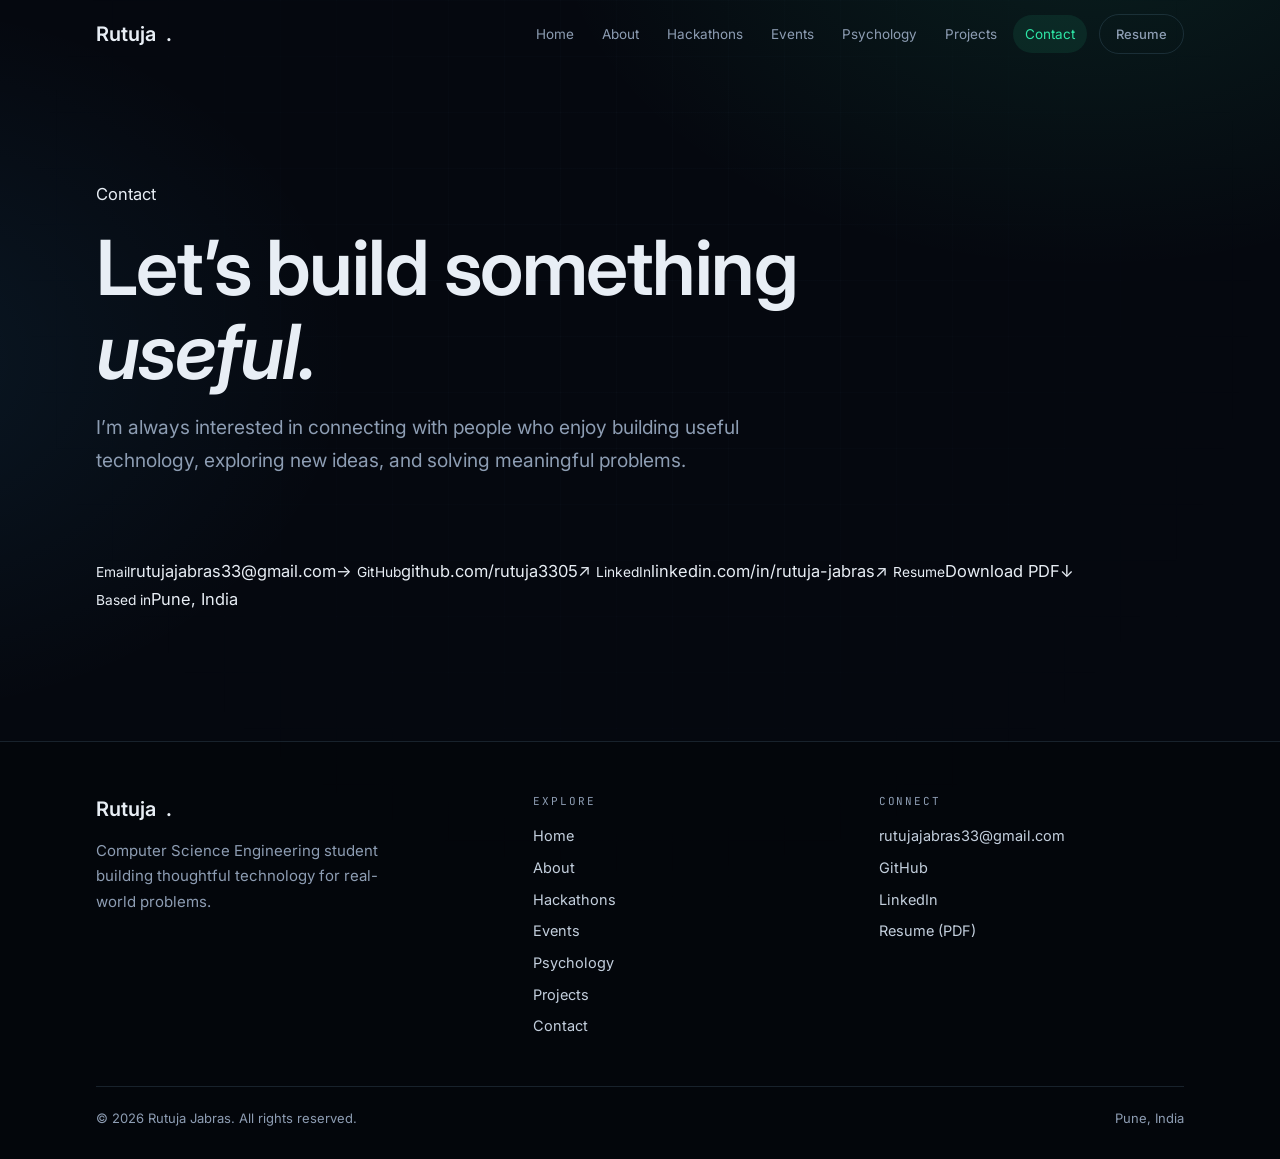
<file: contact/index.html>
<!doctype html>
<html lang="en">
<head>
<meta charset="utf-8">
<meta name="viewport" content="width=device-width,initial-scale=1">
<title>Contact — Rutuja Jabras</title>
<meta name="description" content="Get in touch with Rutuja Jabras.">
<meta property="og:title" content="Contact — Rutuja Jabras">
<meta property="og:description" content="Get in touch with Rutuja Jabras.">
<meta property="og:image" content="/assets/img/profile/rutuja.jpg">
<meta name="theme-color" content="#1f3d2f">
<link rel="icon" href="data:image/svg+xml,%3Csvg xmlns='http://www.w3.org/2000/svg' viewBox='0 0 32 32'%3E%3Crect width='32' height='32' fill='%231f3d2f'/%3E%3Ctext x='16' y='23' font-size='20' text-anchor='middle' fill='%23f6f2e9' font-family='Georgia'%3ER%3C/text%3E%3C/svg%3E">
<link rel="preconnect" href="https://fonts.googleapis.com">
<link rel="preconnect" href="https://fonts.gstatic.com" crossorigin>
<link href="https://fonts.googleapis.com/css2?family=Fraunces:ital,opsz,wght@0,9..144,300;0,9..144,400;1,9..144,300;1,9..144,400&family=Inter:wght@400;500&family=JetBrains+Mono:wght@400&display=swap" rel="stylesheet">
<link rel="stylesheet" href="/assets/css/style.css">
</head>
<body>
<a class="skip" href="#main">Skip to content</a>
<div class="loader" aria-hidden="true"><div><small>INITIALIZING PORTFOLIO</small><strong>Rutuja Jabras</strong><i></i></div></div>
<div class="progress" aria-hidden="true"></div>
<header class="site-header">
  <div class="wrap nav">
    <a class="brand" href="/" aria-label="Rutuja Jabras — home">Rutuja<span>.</span></a>
    <nav class="menu" id="menu" aria-label="Main"><a href="/">Home</a><a href="/about/">About</a><a href="/hackathons/">Hackathons</a><a href="/events/">Events</a><a href="/psychology/">Psychology</a><a href="/projects/">Projects</a><a href="/contact/" aria-current="page">Contact</a><a class="btn ghost" href="/assets/Rutuja_Jabras_Resume.pdf" target="_blank" rel="noopener" style="padding:8px 16px">Resume</a></nav>
    <button class="burger" aria-label="Menu" aria-expanded="false" aria-controls="menu"><i></i></button>
  </div>
</header>
<main id="main">
<section class="page-hero"><div class="wrap rv"><p class="eyebrow">Contact</p><h1>Let’s build something <em>useful.</em></h1><p class="lede">I’m always interested in connecting with people who enjoy building useful technology, exploring new ideas, and solving meaningful problems.</p></div></section>
<section class="sec" style="padding-top:20px"><div class="wrap"><div class="contact-list rv">
  <a href="mailto:rutujajabras33@gmail.com"><small>Email</small><span class="v">rutujajabras33@gmail.com</span><span class="ar">→</span></a>
  <a href="https://github.com/rutuja3305" target="_blank" rel="noopener"><small>GitHub</small><span class="v">github.com/rutuja3305</span><span class="ar">↗</span></a>
  <a href="https://www.linkedin.com/in/rutuja-jabras" target="_blank" rel="noopener"><small>LinkedIn</small><span class="v">linkedin.com/in/rutuja-jabras</span><span class="ar">↗</span></a>
  <a href="/assets/Rutuja_Jabras_Resume.pdf" target="_blank" rel="noopener"><small>Resume</small><span class="v">Download PDF</span><span class="ar">↓</span></a>
  <div><small>Based in</small><span class="v">Pune, India</span><span></span></div>
</div></div></section>
</main>
<footer class="site-footer">
  <div class="wrap">
    <div class="foot">
      <div><a class="brand" href="/">Rutuja<span>.</span></a><p style="color:var(--muted);margin-top:12px;max-width:34ch;font-size:15px">Computer Science Engineering student building thoughtful technology for real-world problems.</p></div>
      <div><h5>Explore</h5><ul><li><a href="/">Home</a></li><li><a href="/about/">About</a></li><li><a href="/hackathons/">Hackathons</a></li><li><a href="/events/">Events</a></li><li><a href="/psychology/">Psychology</a></li><li><a href="/projects/">Projects</a></li><li><a href="/contact/">Contact</a></li></ul></div>
      <div><h5>Connect</h5><ul><li><a href="mailto:rutujajabras33@gmail.com">rutujajabras33@gmail.com</a></li><li><a href="https://github.com/rutuja3305" target="_blank" rel="noopener">GitHub</a></li><li><a href="https://www.linkedin.com/in/rutuja-jabras" target="_blank" rel="noopener">LinkedIn</a></li><li><a href="/assets/Rutuja_Jabras_Resume.pdf" target="_blank" rel="noopener">Resume (PDF)</a></li></ul></div>
    </div>
    <div class="copy"><span>© 2026 Rutuja Jabras. All rights reserved.</span><span>Pune, India</span></div>
  </div>
</footer>
<script src="/assets/js/main.js" defer></script>
</body>
</html>
</file>
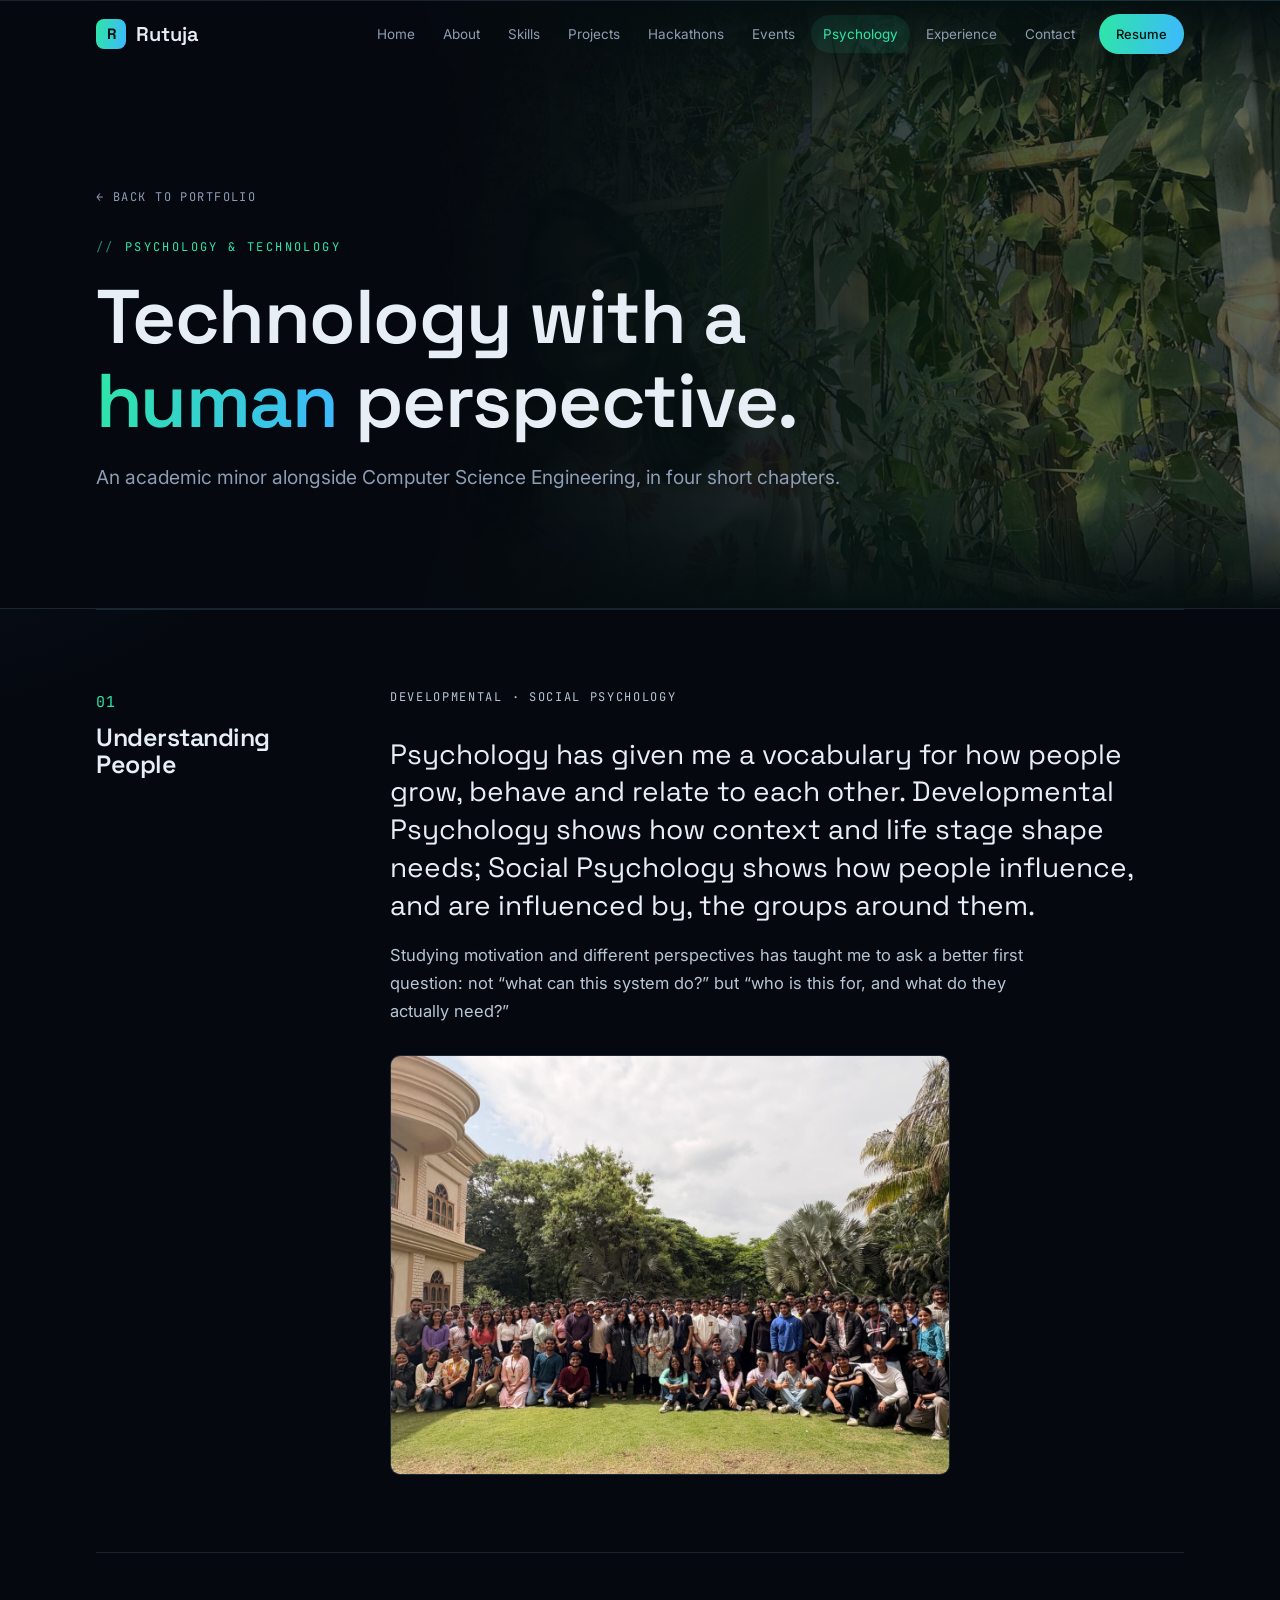
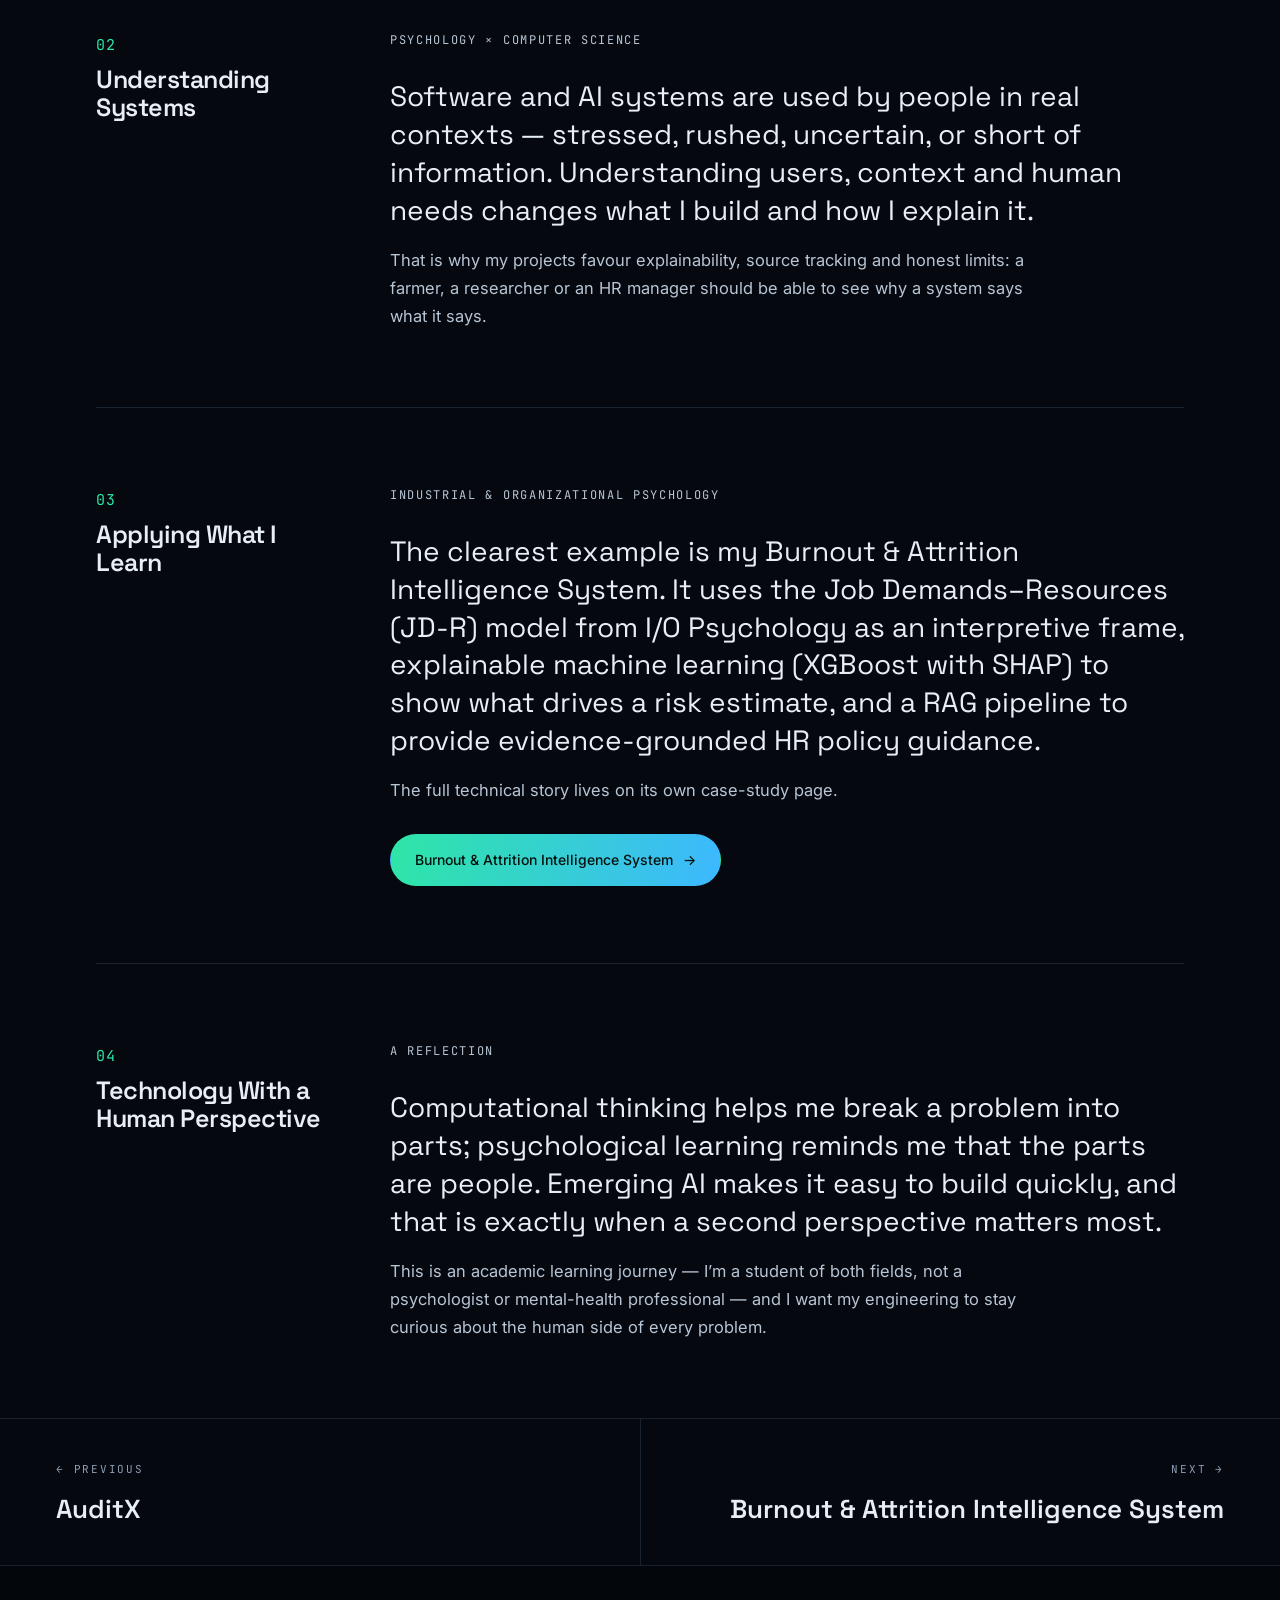
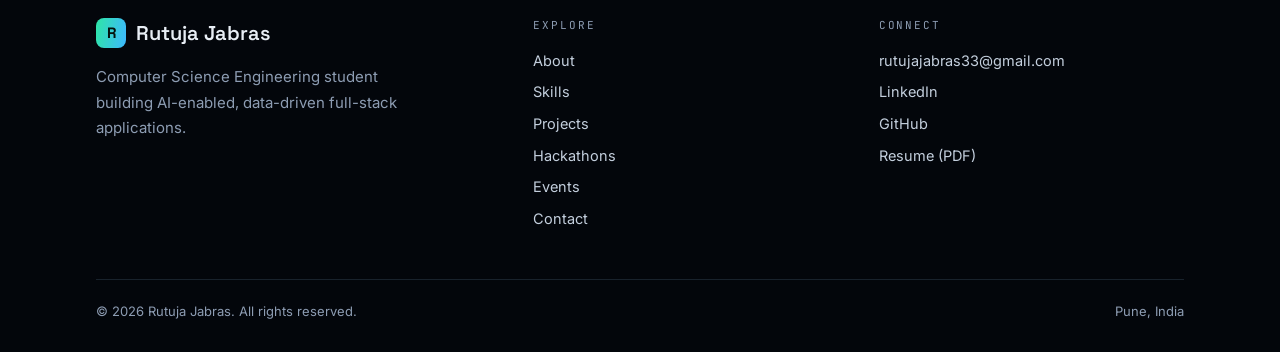
<file: psychology/index.html>
<!doctype html>
<html lang="en">
<head>
<meta charset="utf-8">
<meta name="viewport" content="width=device-width,initial-scale=1">
<title>Psychology & Technology — Rutuja Jabras</title>
<meta name="description" content="How psychology — Developmental, Social, and Industrial & Organizational — complements my computer science work.">
<meta property="og:title" content="Psychology & Technology — Rutuja Jabras">
<meta property="og:description" content="How psychology — Developmental, Social, and Industrial & Organizational — complements my computer science work.">
<meta property="og:image" content="/assets/img/profile/profile.jpg">
<meta name="theme-color" content="#05080f">
<link rel="icon" href="data:image/svg+xml,%3Csvg xmlns='http://www.w3.org/2000/svg' viewBox='0 0 32 32'%3E%3Crect width='32' height='32' rx='7' fill='%2305080f'/%3E%3Ctext x='16' y='23' font-size='19' text-anchor='middle' fill='%232ee6a6' font-family='monospace' font-weight='700'%3ER%3C/text%3E%3C/svg%3E">
<link rel="preconnect" href="https://fonts.googleapis.com">
<link rel="preconnect" href="https://fonts.gstatic.com" crossorigin>
<link href="https://fonts.googleapis.com/css2?family=Inter:wght@400;500&family=JetBrains+Mono:wght@400;500&family=Space+Grotesk:wght@500;600&display=swap" rel="stylesheet">
<link rel="stylesheet" href="/assets/css/style.css">
</head>
<body>
<a class="skip" href="#main">Skip to content</a>
<div class="loader" aria-hidden="true"><div class="in"><small>INITIALIZING PORTFOLIO</small><strong>Rutuja Jabras</strong><div class="bar"><i></i></div><div class="pc">0%</div></div></div>
<div class="progress" aria-hidden="true"></div><div class="glow" aria-hidden="true"></div>
<header class="site-header"><div class="wrap nav">
  <a class="brand" href="/" aria-label="Rutuja Jabras — home"><b>R</b>Rutuja</a>
  <nav class="menu" id="menu" aria-label="Main"><a href="/">Home</a><a href="/#about">About</a><a href="/#skills">Skills</a><a href="/#projects">Projects</a><a href="/#hackathons">Hackathons</a><a href="/#events">Events</a><a href="/#psychology" aria-current="page">Psychology</a><a href="/#experience">Experience</a><a href="/#contact">Contact</a><a class="btn solid" href="/assets/Rutuja_Jabras_Resume.pdf" target="_blank" rel="noopener">Resume</a></nav>
  <button class="burger" aria-label="Menu" aria-expanded="false" aria-controls="menu"><i></i></button>
</div></header>
<main id="main">
<section class="psy page-hero" style="padding-bottom:clamp(60px,9vw,120px)"><div class="bgimg" aria-hidden="true"></div><div class="wrap rv" style="max-width:var(--max)"><a class="crumb" href="/#psychology">← Back to portfolio</a><p class="kicker" style="margin-top:28px">Psychology &amp; Technology</p><h1>Technology with a <span class="g">human</span> perspective.</h1><p class="lede">An academic minor alongside Computer Science Engineering, in four short chapters.</p></div></section>
<div class="wrap"><section class="story rv"><div class="side"><span class="num">01</span><h3>Understanding People</h3></div><div class="body"><p class="kick">Developmental · Social psychology</p><p class="big">Psychology has given me a vocabulary for how people grow, behave and relate to each other. Developmental Psychology shows how context and life stage shape needs; Social Psychology shows how people influence, and are influenced by, the groups around them.</p><p>Studying motivation and different perspectives has taught me to ask a better first question: not “what can this system do?” but “who is this for, and what do they actually need?”</p><div class="gallery-block" style="margin-top:30px;max-width:560px"><div class="gallery" style="grid-template-columns:1fr"><figure class="slot "><img src="/assets/img/psychology/glimpse.jpg" alt="A glimpse from my psychology learning journey" loading="lazy" decoding="async"><figcaption>A glimpse · psychology</figcaption></figure></div></div></div></section><section class="story rv"><div class="side"><span class="num">02</span><h3>Understanding Systems</h3></div><div class="body"><p class="kick">Psychology × Computer Science</p><p class="big">Software and AI systems are used by people in real contexts — stressed, rushed, uncertain, or short of information. Understanding users, context and human needs changes what I build and how I explain it.</p><p>That is why my projects favour explainability, source tracking and honest limits: a farmer, a researcher or an HR manager should be able to see why a system says what it says.</p></div></section><section class="story rv"><div class="side"><span class="num">03</span><h3>Applying What I Learn</h3></div><div class="body"><p class="kick">Industrial & Organizational Psychology</p><p class="big">The clearest example is my Burnout & Attrition Intelligence System. It uses the Job Demands–Resources (JD-R) model from I/O Psychology as an interpretive frame, explainable machine learning (XGBoost with SHAP) to show what drives a risk estimate, and a RAG pipeline to provide evidence-grounded HR policy guidance.</p><p>The full technical story lives on its own case-study page.</p><div class="after" style="padding:30px 0 0"><a class="btn solid" href="/projects/burnout-attrition/">Burnout &amp; Attrition Intelligence System <span class="ar" aria-hidden="true">→</span></a></div></div></section><section class="story rv"><div class="side"><span class="num">04</span><h3>Technology With a Human Perspective</h3></div><div class="body"><p class="kick">A reflection</p><p class="big">Computational thinking helps me break a problem into parts; psychological learning reminds me that the parts are people. Emerging AI makes it easy to build quickly, and that is exactly when a second perspective matters most.</p><p>This is an academic learning journey — I’m a student of both fields, not a psychologist or mental-health professional — and I want my engineering to stay curious about the human side of every problem.</p></div></section></div>
<nav class="pager" aria-label="Previous and next"><a href="/projects/auditx/"><small>← Previous</small><strong>AuditX</strong></a><a href="/projects/burnout-attrition/"><small>Next →</small><strong>Burnout & Attrition Intelligence System</strong></a></nav>
</main>
<footer class="site-footer"><div class="wrap">
  <div class="foot">
    <div><a class="brand" href="/"><b>R</b>Rutuja Jabras</a><p style="color:var(--muted);margin-top:14px;max-width:36ch;font-size:15px">Computer Science Engineering student building AI-enabled, data-driven full-stack applications.</p></div>
    <div><h5>Explore</h5><ul><li><a href="/#about">About</a></li><li><a href="/#skills">Skills</a></li><li><a href="/#projects">Projects</a></li><li><a href="/#hackathons">Hackathons</a></li><li><a href="/#events">Events</a></li><li><a href="/#contact">Contact</a></li></ul></div>
    <div><h5>Connect</h5><ul><li><a href="mailto:rutujajabras33@gmail.com">rutujajabras33@gmail.com</a></li><li><a href="https://www.linkedin.com/in/rutuja-jabras" target="_blank" rel="noopener">LinkedIn</a></li><li><a href="https://github.com/rutuja3305" target="_blank" rel="noopener">GitHub</a></li><li><a href="/assets/Rutuja_Jabras_Resume.pdf" target="_blank" rel="noopener">Resume (PDF)</a></li></ul></div>
  </div>
  <div class="copy"><span>© 2026 Rutuja Jabras. All rights reserved.</span><span>Pune, India</span></div>
</div></footer>
<script src="/assets/js/main.js" defer></script>
</body>
</html>
</file>
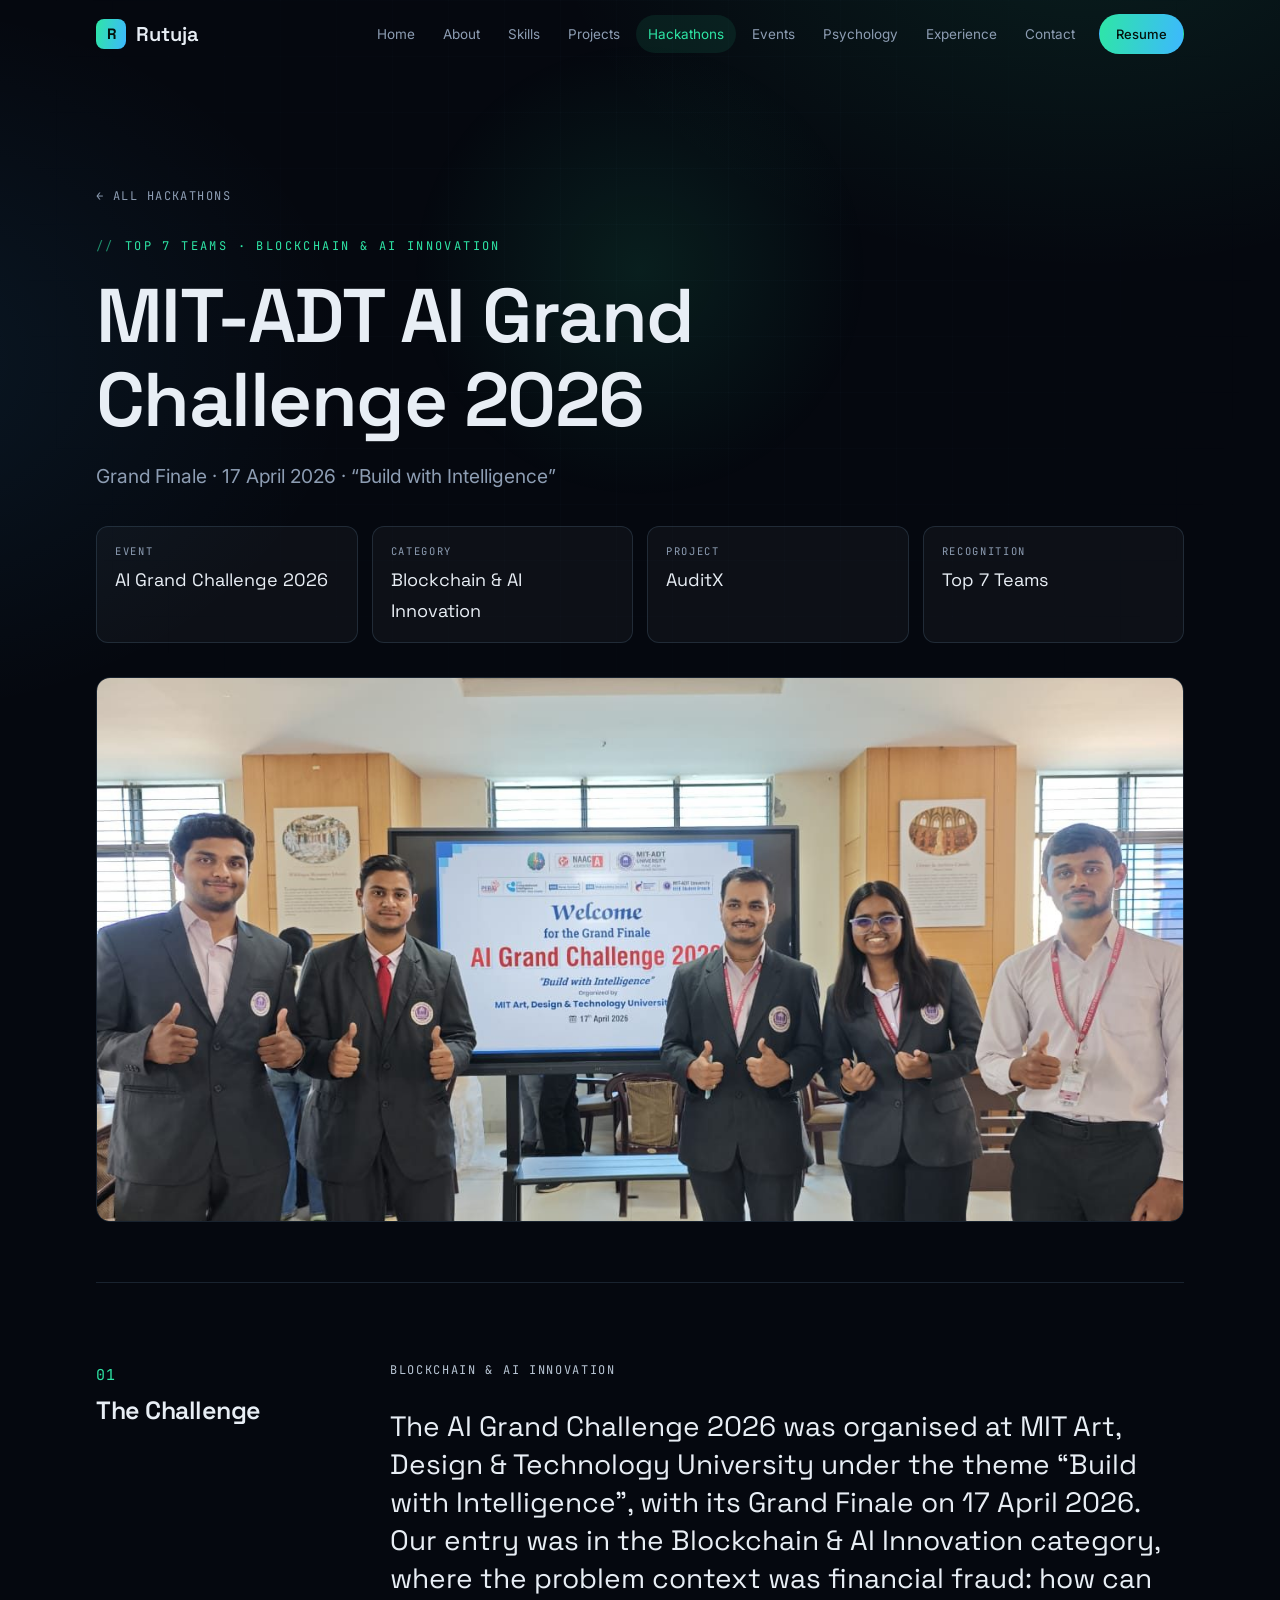
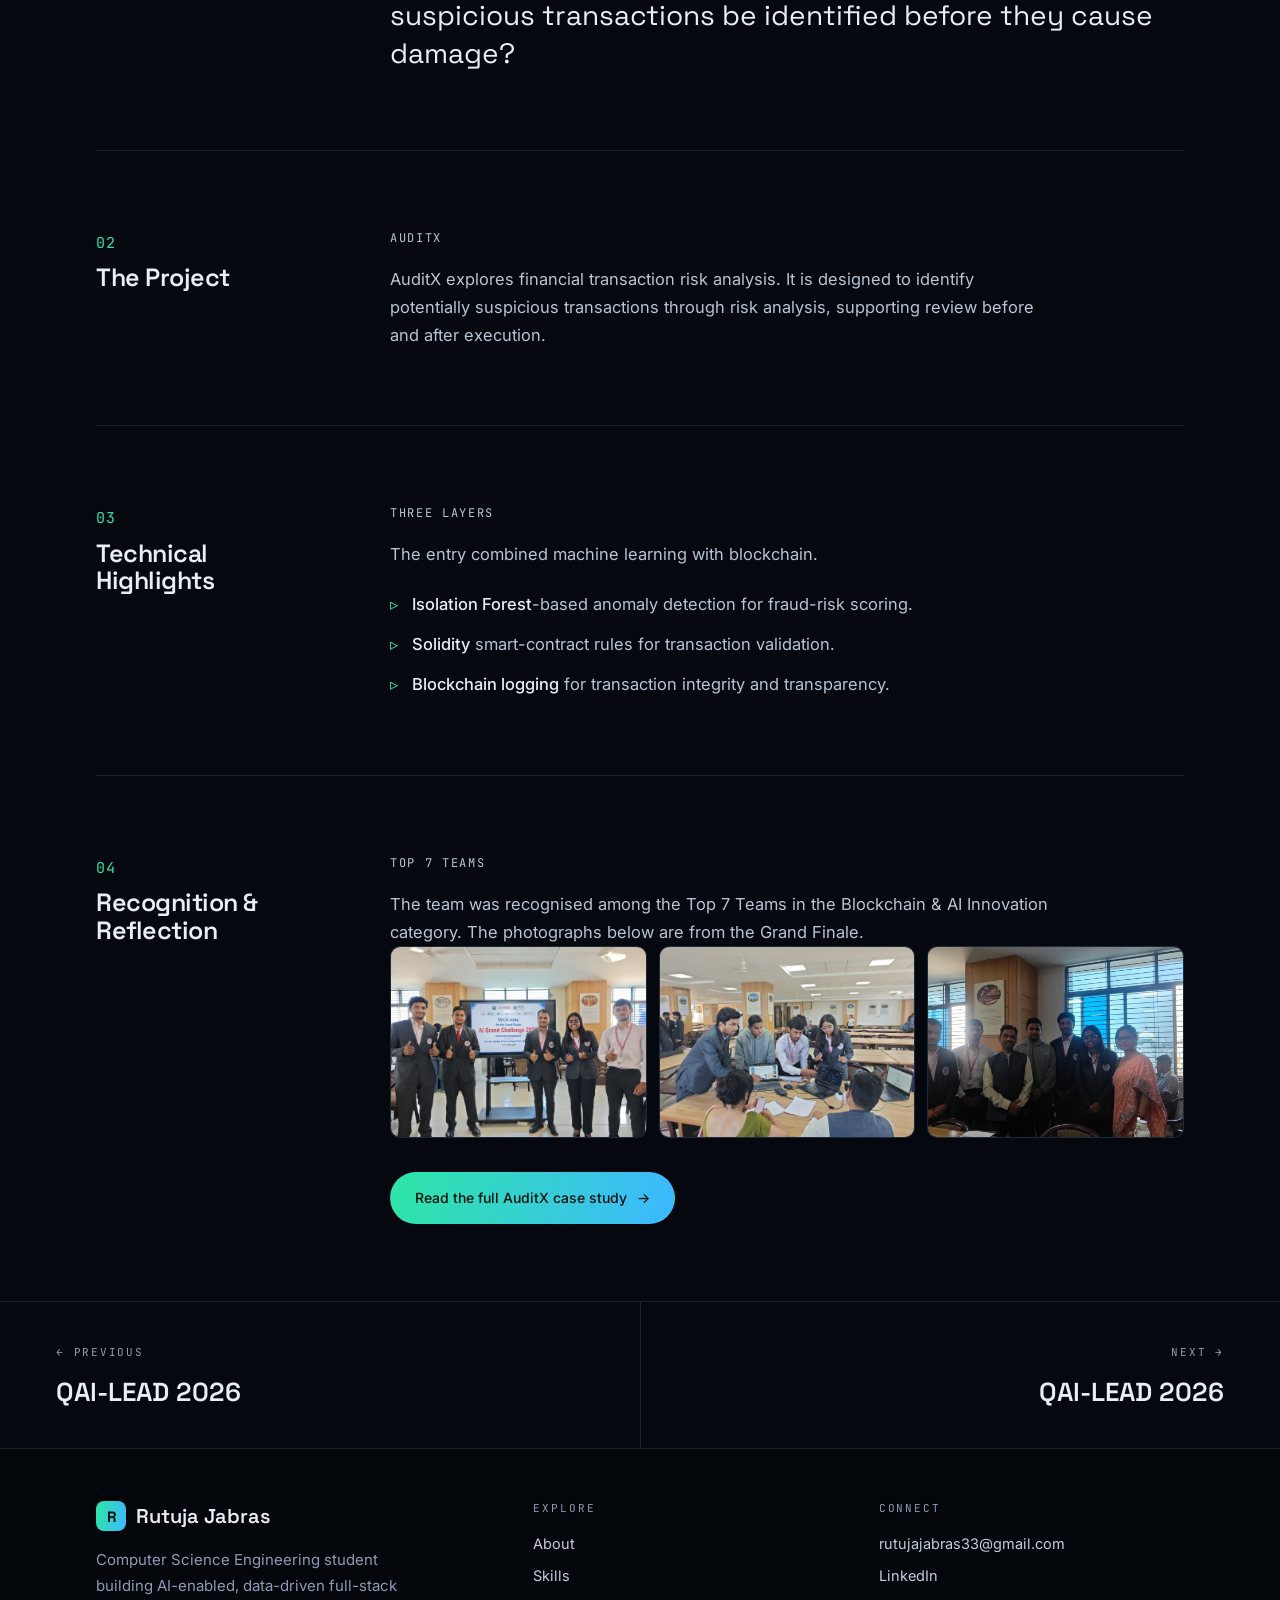
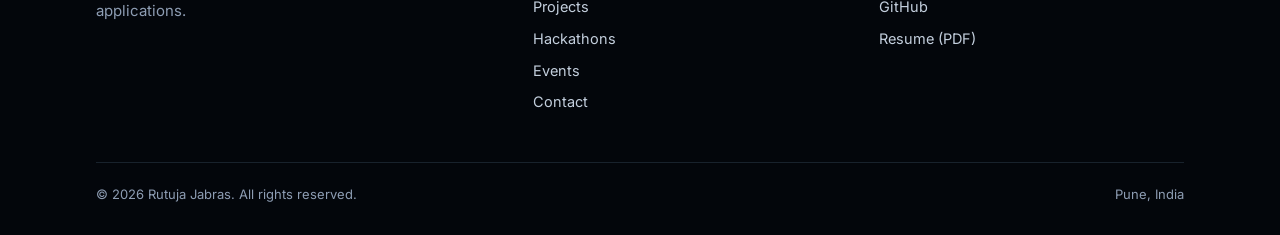
<file: hackathons/ai-grand-challenge/index.html>
<!doctype html>
<html lang="en">
<head>
<meta charset="utf-8">
<meta name="viewport" content="width=device-width,initial-scale=1">
<title>MIT-ADT AI Grand Challenge 2026 — Rutuja Jabras</title>
<meta name="description" content="Developed AuditX, an AI and blockchain-powered financial fraud prevention system that identifies potentially suspicious transactions through risk analysis.">
<meta property="og:title" content="MIT-ADT AI Grand Challenge 2026 — Rutuja Jabras">
<meta property="og:description" content="Developed AuditX, an AI and blockchain-powered financial fraud prevention system that identifies potentially suspicious transactions through risk analysis.">
<meta property="og:image" content="/assets/img/profile/profile.jpg">
<meta name="theme-color" content="#05080f">
<link rel="icon" href="data:image/svg+xml,%3Csvg xmlns='http://www.w3.org/2000/svg' viewBox='0 0 32 32'%3E%3Crect width='32' height='32' rx='7' fill='%2305080f'/%3E%3Ctext x='16' y='23' font-size='19' text-anchor='middle' fill='%232ee6a6' font-family='monospace' font-weight='700'%3ER%3C/text%3E%3C/svg%3E">
<link rel="preconnect" href="https://fonts.googleapis.com">
<link rel="preconnect" href="https://fonts.gstatic.com" crossorigin>
<link href="https://fonts.googleapis.com/css2?family=Inter:wght@400;500&family=JetBrains+Mono:wght@400;500&family=Space+Grotesk:wght@500;600&display=swap" rel="stylesheet">
<link rel="stylesheet" href="/assets/css/style.css">
</head>
<body>
<a class="skip" href="#main">Skip to content</a>
<div class="loader" aria-hidden="true"><div class="in"><small>INITIALIZING PORTFOLIO</small><strong>Rutuja Jabras</strong><div class="bar"><i></i></div><div class="pc">0%</div></div></div>
<div class="progress" aria-hidden="true"></div><div class="glow" aria-hidden="true"></div>
<header class="site-header"><div class="wrap nav">
  <a class="brand" href="/" aria-label="Rutuja Jabras — home"><b>R</b>Rutuja</a>
  <nav class="menu" id="menu" aria-label="Main"><a href="/">Home</a><a href="/#about">About</a><a href="/#skills">Skills</a><a href="/#projects">Projects</a><a href="/#hackathons" aria-current="page">Hackathons</a><a href="/#events">Events</a><a href="/#psychology">Psychology</a><a href="/#experience">Experience</a><a href="/#contact">Contact</a><a class="btn solid" href="/assets/Rutuja_Jabras_Resume.pdf" target="_blank" rel="noopener">Resume</a></nav>
  <button class="burger" aria-label="Menu" aria-expanded="false" aria-controls="menu"><i></i></button>
</div></header>
<main id="main">
<section class="page-hero"><div class="wrap rv"><a class="crumb" href="/#hackathons">← All hackathons</a><p class="kicker" style="margin-top:28px">Top 7 Teams · Blockchain & AI Innovation</p><h1>MIT-ADT AI Grand Challenge 2026</h1><p class="lede">Grand Finale · 17 April 2026 · “Build with Intelligence”</p>
<dl class="dl"><div><dt>Event</dt><dd>AI Grand Challenge 2026</dd></div><div><dt>Category</dt><dd>Blockchain & AI Innovation</dd></div><div><dt>Project</dt><dd>AuditX</dd></div><div><dt>Recognition</dt><dd>Top 7 Teams</dd></div></dl>
<div class="hero-media"><figure class="slot cover" data-ph="MIT-ADT AI Grand Challenge 2026"><img src="/assets/img/hackathons/ai-grand-challenge/1.jpg" alt="Team at the AI Grand Challenge 2026 Grand Finale welcome screen" loading="eager" decoding="async"></figure></div></div></section>
<div class="wrap"><section class="story rv"><div class="side"><span class="num">01</span><h3>The Challenge</h3></div><div class="body"><p class="kick">Blockchain & AI Innovation</p><p class="big">The AI Grand Challenge 2026 was organised at MIT Art, Design & Technology University under the theme “Build with Intelligence”, with its Grand Finale on 17 April 2026. Our entry was in the Blockchain & AI Innovation category, where the problem context was financial fraud: how can suspicious transactions be identified before they cause damage?</p></div></section><section class="story rv"><div class="side"><span class="num">02</span><h3>The Project</h3></div><div class="body"><p class="kick">AuditX</p><p>AuditX explores financial transaction risk analysis. It is designed to identify potentially suspicious transactions through risk analysis, supporting review before and after execution.</p></div></section><section class="story rv"><div class="side"><span class="num">03</span><h3>Technical Highlights</h3></div><div class="body"><p class="kick">Three layers</p><p>The entry combined machine learning with blockchain.</p><ul class="points"><li><b>Isolation Forest</b>-based anomaly detection for fraud-risk scoring.</li><li><b>Solidity</b> smart-contract rules for transaction validation.</li><li><b>Blockchain logging</b> for transaction integrity and transparency.</li></ul></div></section><section class="story rv"><div class="side"><span class="num">04</span><h3>Recognition & Reflection</h3></div><div class="body"><p class="kick">Top 7 Teams</p><p>The team was recognised among the Top 7 Teams in the Blockchain & AI Innovation category. The photographs below are from the Grand Finale.</p><div class="gallery-block"><div class="gallery"><figure class="slot "><img src="/assets/img/hackathons/ai-grand-challenge/1.jpg" alt="Team at the AI Grand Challenge 2026 Grand Finale welcome screen" loading="lazy" decoding="async"><figcaption>Team at the AI Grand Challenge 2026 Grand Finale welcome screen</figcaption></figure><figure class="slot "><img src="/assets/img/hackathons/ai-grand-challenge/2.jpg" alt="Team working with laptops during the challenge" loading="lazy" decoding="async"><figcaption>Team working with laptops during the challenge</figcaption></figure><figure class="slot "><img src="/assets/img/hackathons/ai-grand-challenge/3.jpg" alt="Team with faculty and evaluators" loading="lazy" decoding="async"><figcaption>Team with faculty and evaluators</figcaption></figure></div></div><div class="after" style="padding:34px 0 0"><a class="btn solid" href="/projects/auditx/">Read the full AuditX case study <span class="ar" aria-hidden="true">→</span></a></div></div></section></div>
<nav class="pager" aria-label="Previous and next"><a href="/hackathons/qai-lead/"><small>← Previous</small><strong>QAI-LEAD 2026</strong></a><a href="/hackathons/qai-lead/"><small>Next →</small><strong>QAI-LEAD 2026</strong></a></nav>
</main>
<footer class="site-footer"><div class="wrap">
  <div class="foot">
    <div><a class="brand" href="/"><b>R</b>Rutuja Jabras</a><p style="color:var(--muted);margin-top:14px;max-width:36ch;font-size:15px">Computer Science Engineering student building AI-enabled, data-driven full-stack applications.</p></div>
    <div><h5>Explore</h5><ul><li><a href="/#about">About</a></li><li><a href="/#skills">Skills</a></li><li><a href="/#projects">Projects</a></li><li><a href="/#hackathons">Hackathons</a></li><li><a href="/#events">Events</a></li><li><a href="/#contact">Contact</a></li></ul></div>
    <div><h5>Connect</h5><ul><li><a href="mailto:rutujajabras33@gmail.com">rutujajabras33@gmail.com</a></li><li><a href="https://www.linkedin.com/in/rutuja-jabras" target="_blank" rel="noopener">LinkedIn</a></li><li><a href="https://github.com/rutuja3305" target="_blank" rel="noopener">GitHub</a></li><li><a href="/assets/Rutuja_Jabras_Resume.pdf" target="_blank" rel="noopener">Resume (PDF)</a></li></ul></div>
  </div>
  <div class="copy"><span>© 2026 Rutuja Jabras. All rights reserved.</span><span>Pune, India</span></div>
</div></footer>
<script src="/assets/js/main.js" defer></script>
</body>
</html>
</file>
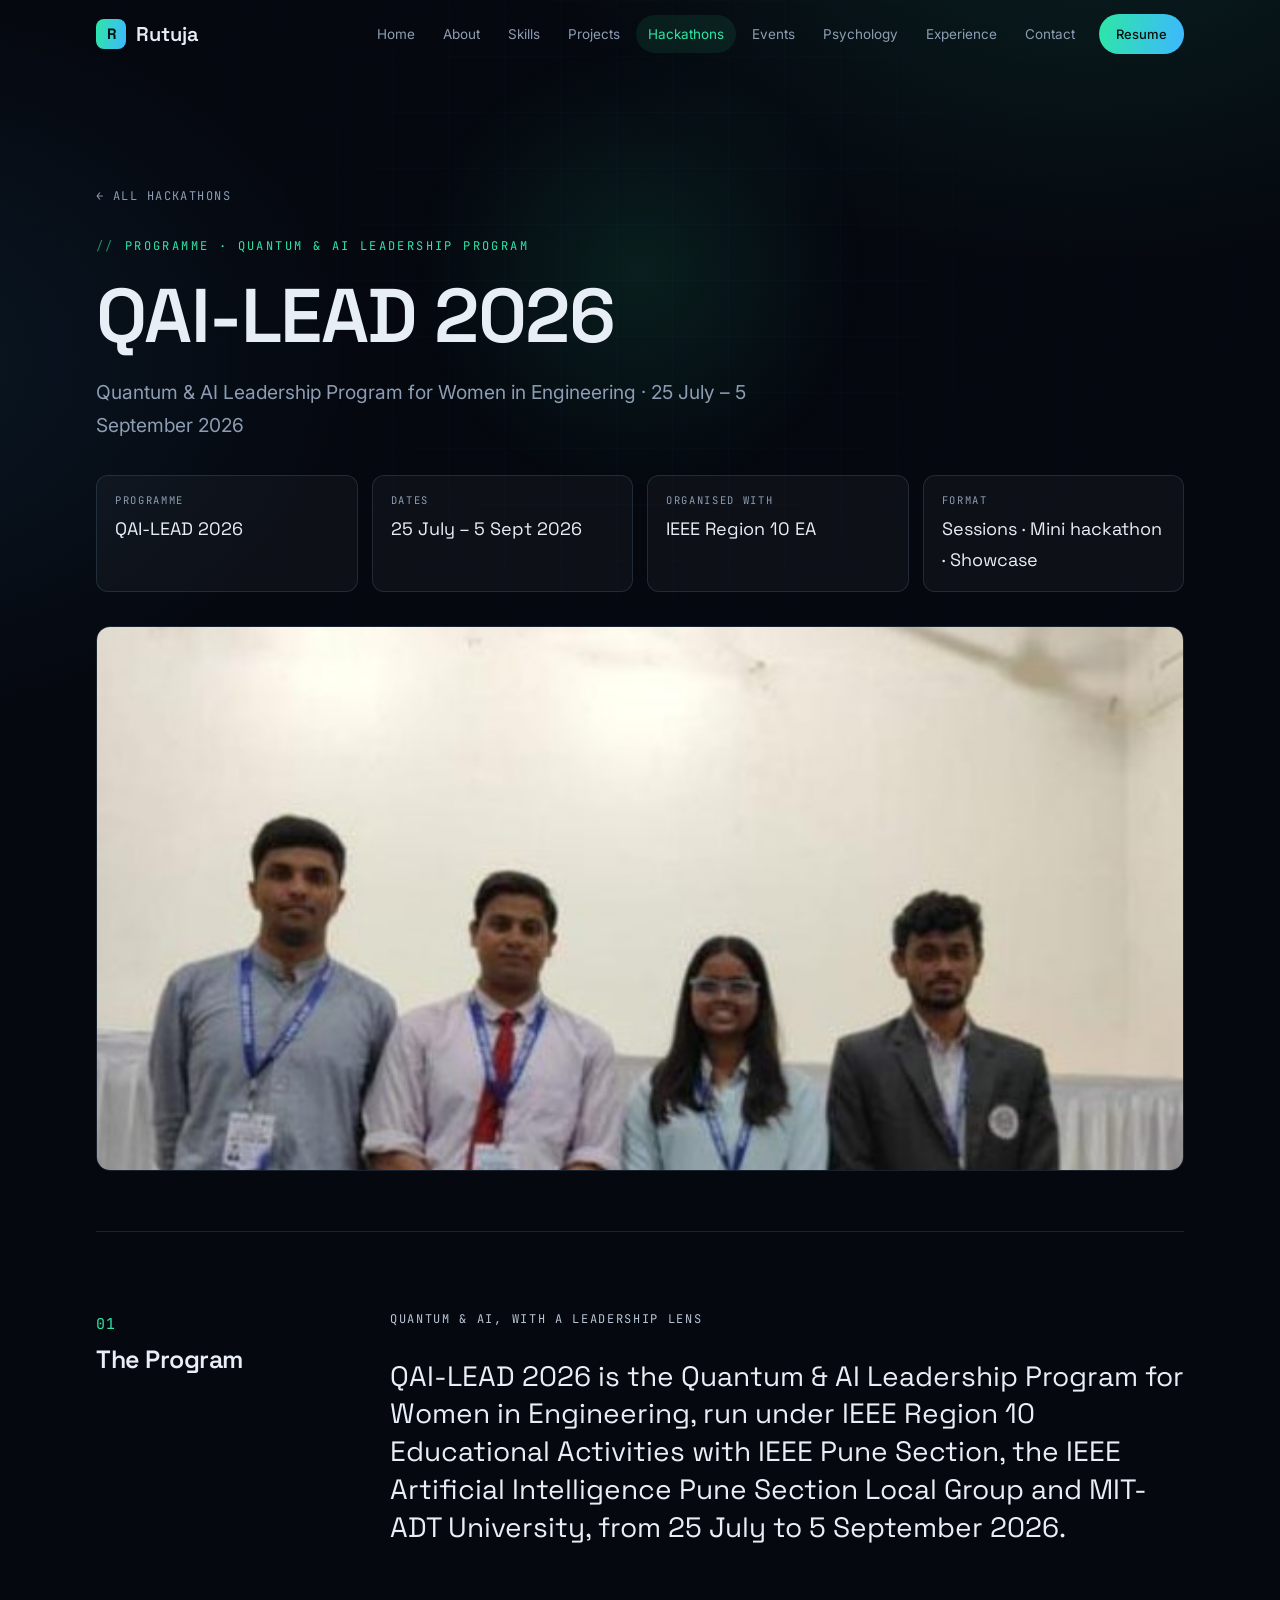
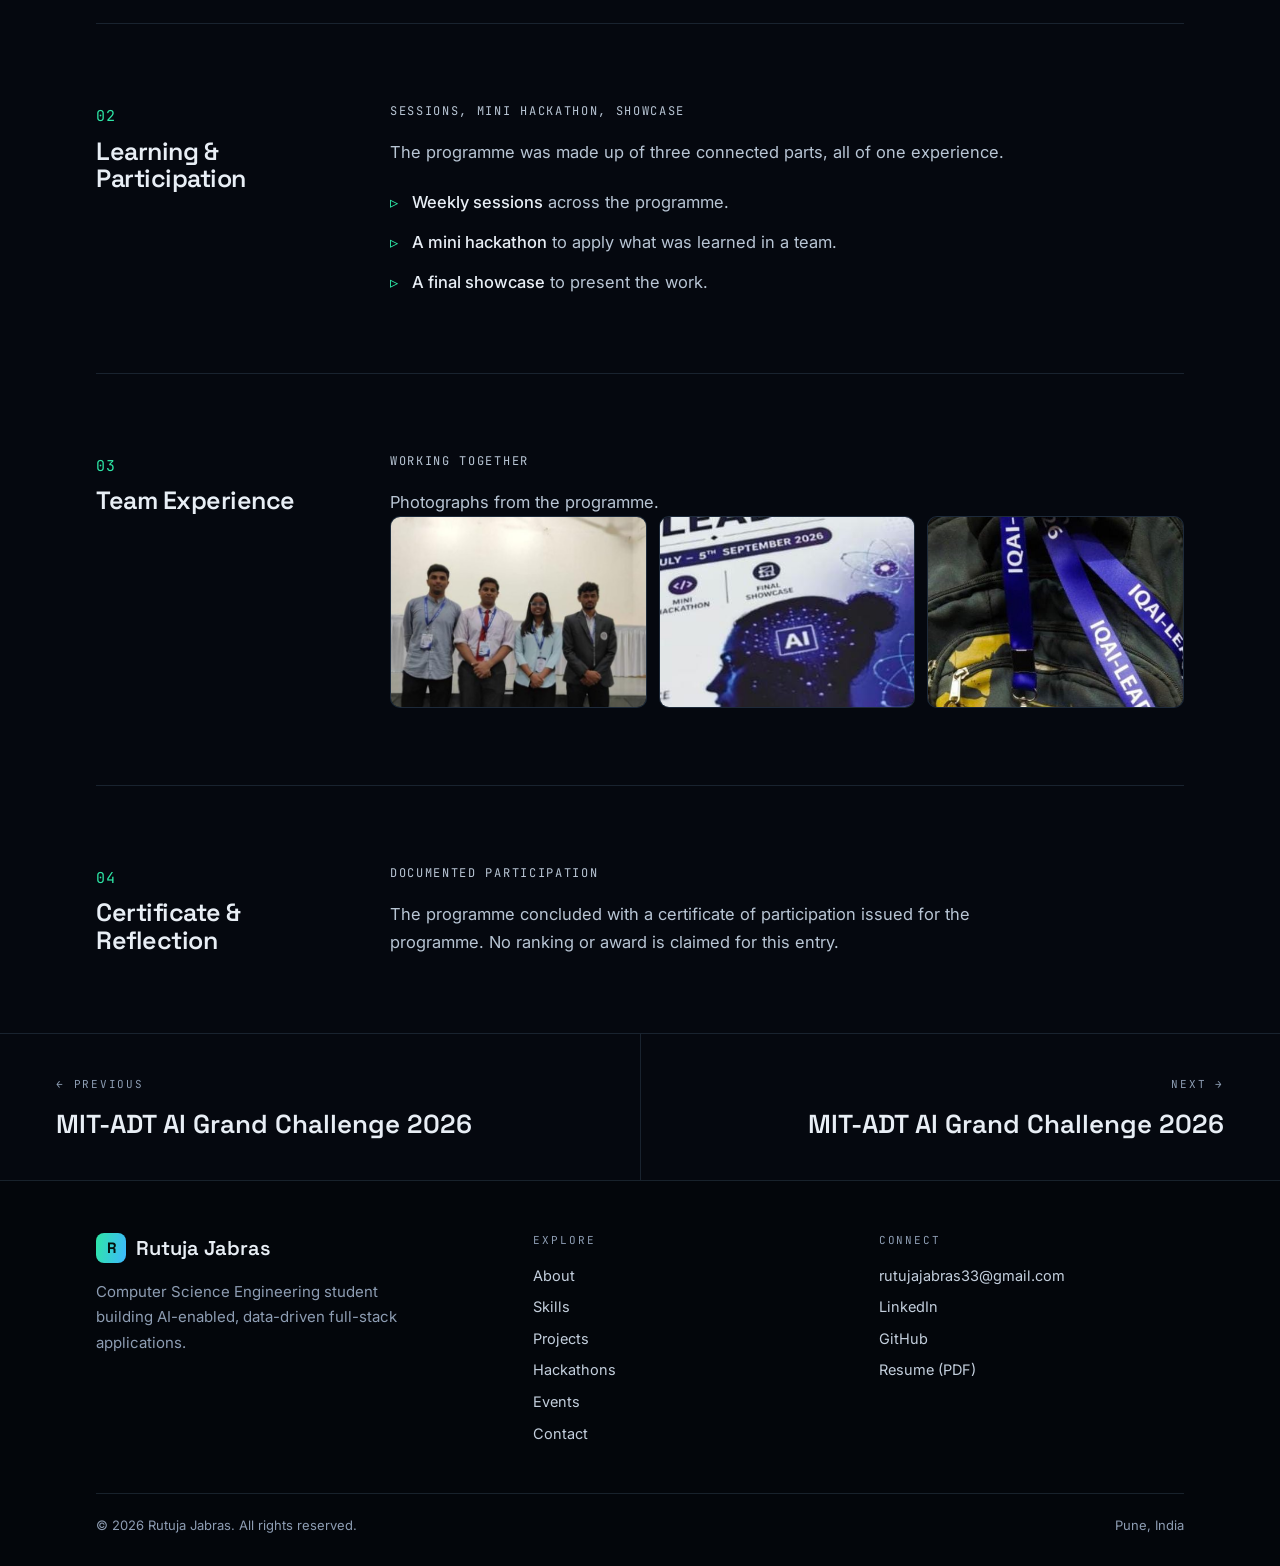
<file: hackathons/qai-lead/index.html>
<!doctype html>
<html lang="en">
<head>
<meta charset="utf-8">
<meta name="viewport" content="width=device-width,initial-scale=1">
<title>QAI-LEAD 2026 — Rutuja Jabras</title>
<meta name="description" content="A programme of weekly sessions, a mini hackathon and a final showcase, conducted under IEEE Region 10 Educational Activities.">
<meta property="og:title" content="QAI-LEAD 2026 — Rutuja Jabras">
<meta property="og:description" content="A programme of weekly sessions, a mini hackathon and a final showcase, conducted under IEEE Region 10 Educational Activities.">
<meta property="og:image" content="/assets/img/profile/profile.jpg">
<meta name="theme-color" content="#05080f">
<link rel="icon" href="data:image/svg+xml,%3Csvg xmlns='http://www.w3.org/2000/svg' viewBox='0 0 32 32'%3E%3Crect width='32' height='32' rx='7' fill='%2305080f'/%3E%3Ctext x='16' y='23' font-size='19' text-anchor='middle' fill='%232ee6a6' font-family='monospace' font-weight='700'%3ER%3C/text%3E%3C/svg%3E">
<link rel="preconnect" href="https://fonts.googleapis.com">
<link rel="preconnect" href="https://fonts.gstatic.com" crossorigin>
<link href="https://fonts.googleapis.com/css2?family=Inter:wght@400;500&family=JetBrains+Mono:wght@400;500&family=Space+Grotesk:wght@500;600&display=swap" rel="stylesheet">
<link rel="stylesheet" href="/assets/css/style.css">
</head>
<body>
<a class="skip" href="#main">Skip to content</a>
<div class="loader" aria-hidden="true"><div class="in"><small>INITIALIZING PORTFOLIO</small><strong>Rutuja Jabras</strong><div class="bar"><i></i></div><div class="pc">0%</div></div></div>
<div class="progress" aria-hidden="true"></div><div class="glow" aria-hidden="true"></div>
<header class="site-header"><div class="wrap nav">
  <a class="brand" href="/" aria-label="Rutuja Jabras — home"><b>R</b>Rutuja</a>
  <nav class="menu" id="menu" aria-label="Main"><a href="/">Home</a><a href="/#about">About</a><a href="/#skills">Skills</a><a href="/#projects">Projects</a><a href="/#hackathons" aria-current="page">Hackathons</a><a href="/#events">Events</a><a href="/#psychology">Psychology</a><a href="/#experience">Experience</a><a href="/#contact">Contact</a><a class="btn solid" href="/assets/Rutuja_Jabras_Resume.pdf" target="_blank" rel="noopener">Resume</a></nav>
  <button class="burger" aria-label="Menu" aria-expanded="false" aria-controls="menu"><i></i></button>
</div></header>
<main id="main">
<section class="page-hero"><div class="wrap rv"><a class="crumb" href="/#hackathons">← All hackathons</a><p class="kicker" style="margin-top:28px">Programme · Quantum & AI Leadership Program</p><h1>QAI-LEAD 2026</h1><p class="lede">Quantum & AI Leadership Program for Women in Engineering · 25 July – 5 September 2026</p>
<dl class="dl"><div><dt>Programme</dt><dd>QAI-LEAD 2026</dd></div><div><dt>Dates</dt><dd>25 July – 5 Sept 2026</dd></div><div><dt>Organised with</dt><dd>IEEE Region 10 EA</dd></div><div><dt>Format</dt><dd>Sessions · Mini hackathon · Showcase</dd></div></dl>
<div class="hero-media"><figure class="slot cover" data-ph="QAI-LEAD 2026"><img src="/assets/img/hackathons/qai-lead/team.jpg" alt="Team photo at the QAI-LEAD 2026 programme" loading="eager" decoding="async"></figure></div></div></section>
<div class="wrap"><section class="story rv"><div class="side"><span class="num">01</span><h3>The Program</h3></div><div class="body"><p class="kick">Quantum & AI, with a leadership lens</p><p class="big">QAI-LEAD 2026 is the Quantum & AI Leadership Program for Women in Engineering, run under IEEE Region 10 Educational Activities with IEEE Pune Section, the IEEE Artificial Intelligence Pune Section Local Group and MIT-ADT University, from 25 July to 5 September 2026.</p></div></section><section class="story rv"><div class="side"><span class="num">02</span><h3>Learning & Participation</h3></div><div class="body"><p class="kick">Sessions, mini hackathon, showcase</p><p>The programme was made up of three connected parts, all of one experience.</p><ul class="points"><li><b>Weekly sessions</b> across the programme.</li><li><b>A mini hackathon</b> to apply what was learned in a team.</li><li><b>A final showcase</b> to present the work.</li></ul></div></section><section class="story rv"><div class="side"><span class="num">03</span><h3>Team Experience</h3></div><div class="body"><p class="kick">Working together</p><p>Photographs from the programme.</p><div class="gallery-block"><div class="gallery"><figure class="slot "><img src="/assets/img/hackathons/qai-lead/team.jpg" alt="Team photo at the QAI-LEAD 2026 programme" loading="lazy" decoding="async"><figcaption>Team photo at the QAI-LEAD 2026 programme</figcaption></figure><figure class="slot "><img src="/assets/img/hackathons/qai-lead/poster.jpg" alt="QAI-LEAD 2026 programme poster" loading="lazy" decoding="async"><figcaption>QAI-LEAD 2026 programme poster</figcaption></figure><figure class="slot "><img src="/assets/img/hackathons/qai-lead/lanyard.jpg" alt="QAI-LEAD 2026 lanyard" loading="lazy" decoding="async"><figcaption>QAI-LEAD 2026 lanyard</figcaption></figure></div></div></div></section><section class="story rv"><div class="side"><span class="num">04</span><h3>Certificate & Reflection</h3></div><div class="body"><p class="kick">Documented participation</p><p>The programme concluded with a certificate of participation issued for the programme. No ranking or award is claimed for this entry.</p></div></section></div>
<nav class="pager" aria-label="Previous and next"><a href="/hackathons/ai-grand-challenge/"><small>← Previous</small><strong>MIT-ADT AI Grand Challenge 2026</strong></a><a href="/hackathons/ai-grand-challenge/"><small>Next →</small><strong>MIT-ADT AI Grand Challenge 2026</strong></a></nav>
</main>
<footer class="site-footer"><div class="wrap">
  <div class="foot">
    <div><a class="brand" href="/"><b>R</b>Rutuja Jabras</a><p style="color:var(--muted);margin-top:14px;max-width:36ch;font-size:15px">Computer Science Engineering student building AI-enabled, data-driven full-stack applications.</p></div>
    <div><h5>Explore</h5><ul><li><a href="/#about">About</a></li><li><a href="/#skills">Skills</a></li><li><a href="/#projects">Projects</a></li><li><a href="/#hackathons">Hackathons</a></li><li><a href="/#events">Events</a></li><li><a href="/#contact">Contact</a></li></ul></div>
    <div><h5>Connect</h5><ul><li><a href="mailto:rutujajabras33@gmail.com">rutujajabras33@gmail.com</a></li><li><a href="https://www.linkedin.com/in/rutuja-jabras" target="_blank" rel="noopener">LinkedIn</a></li><li><a href="https://github.com/rutuja3305" target="_blank" rel="noopener">GitHub</a></li><li><a href="/assets/Rutuja_Jabras_Resume.pdf" target="_blank" rel="noopener">Resume (PDF)</a></li></ul></div>
  </div>
  <div class="copy"><span>© 2026 Rutuja Jabras. All rights reserved.</span><span>Pune, India</span></div>
</div></footer>
<script src="/assets/js/main.js" defer></script>
</body>
</html>
</file>
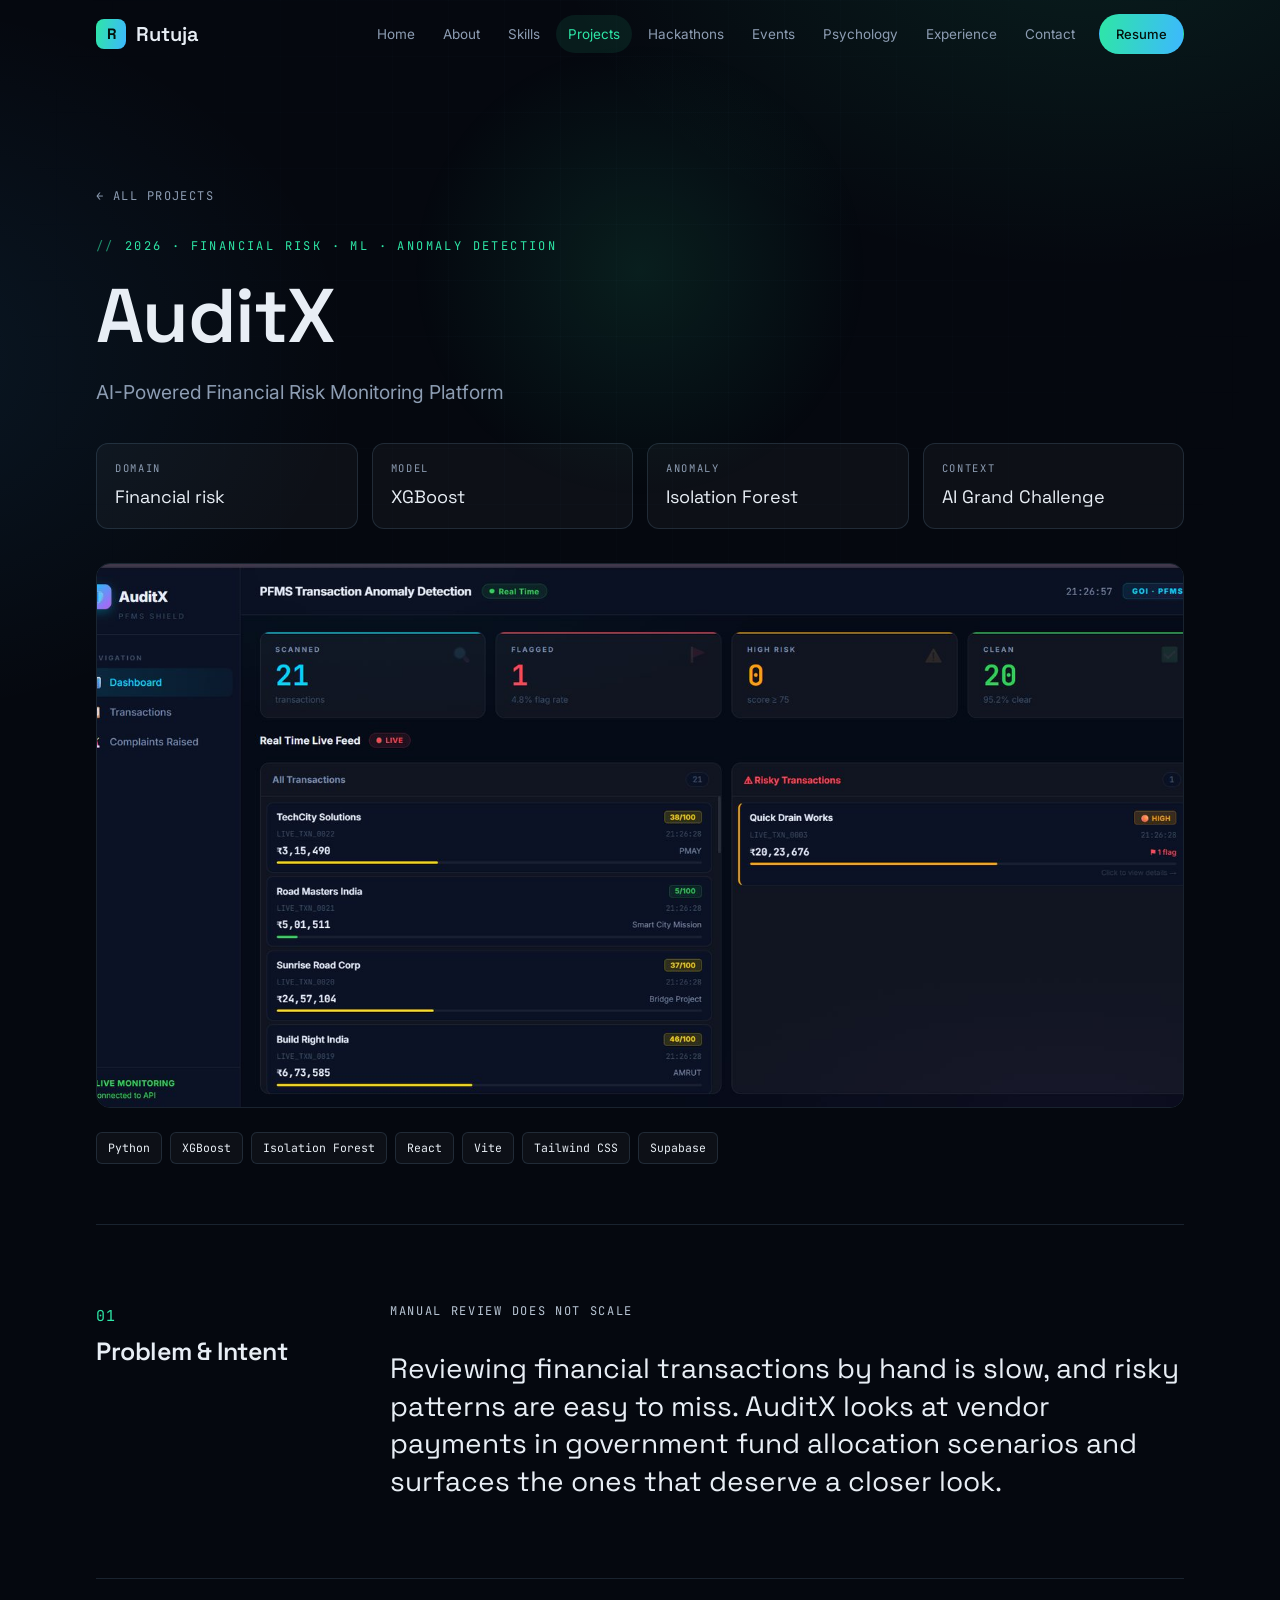
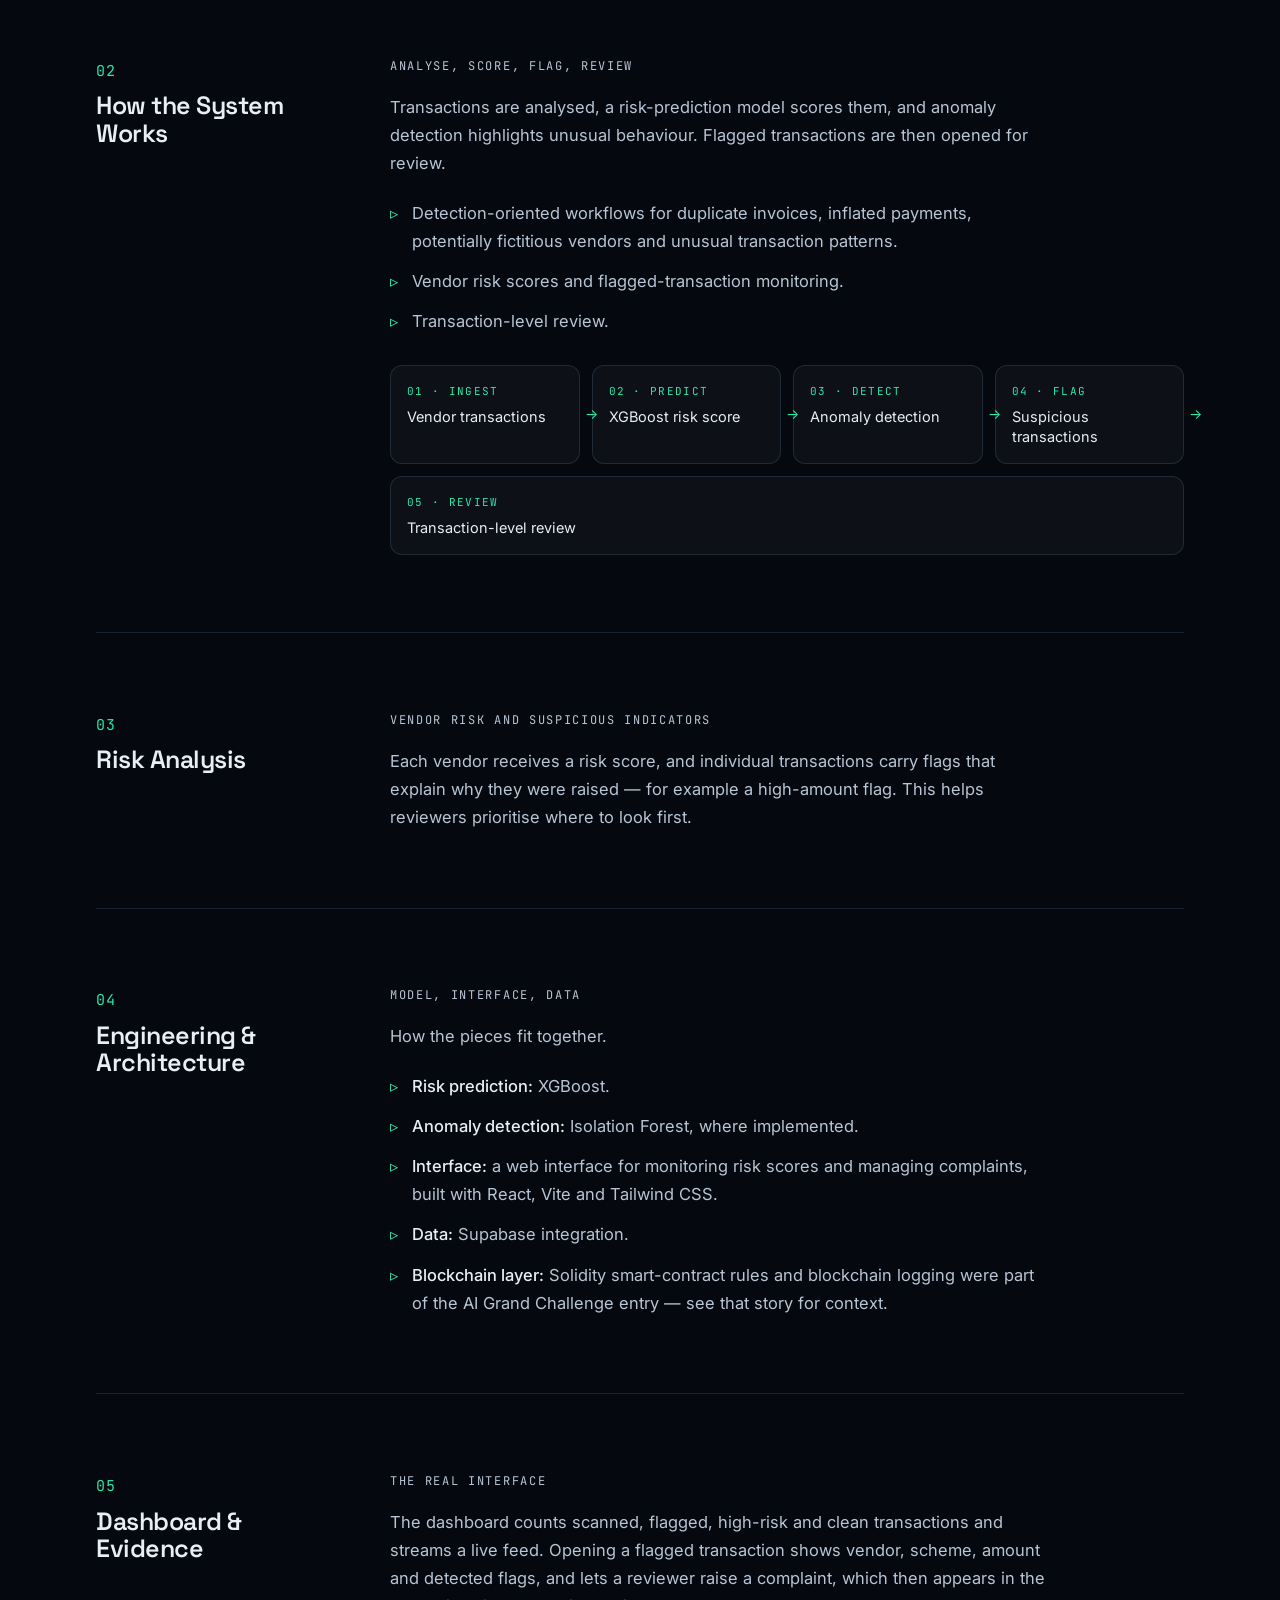
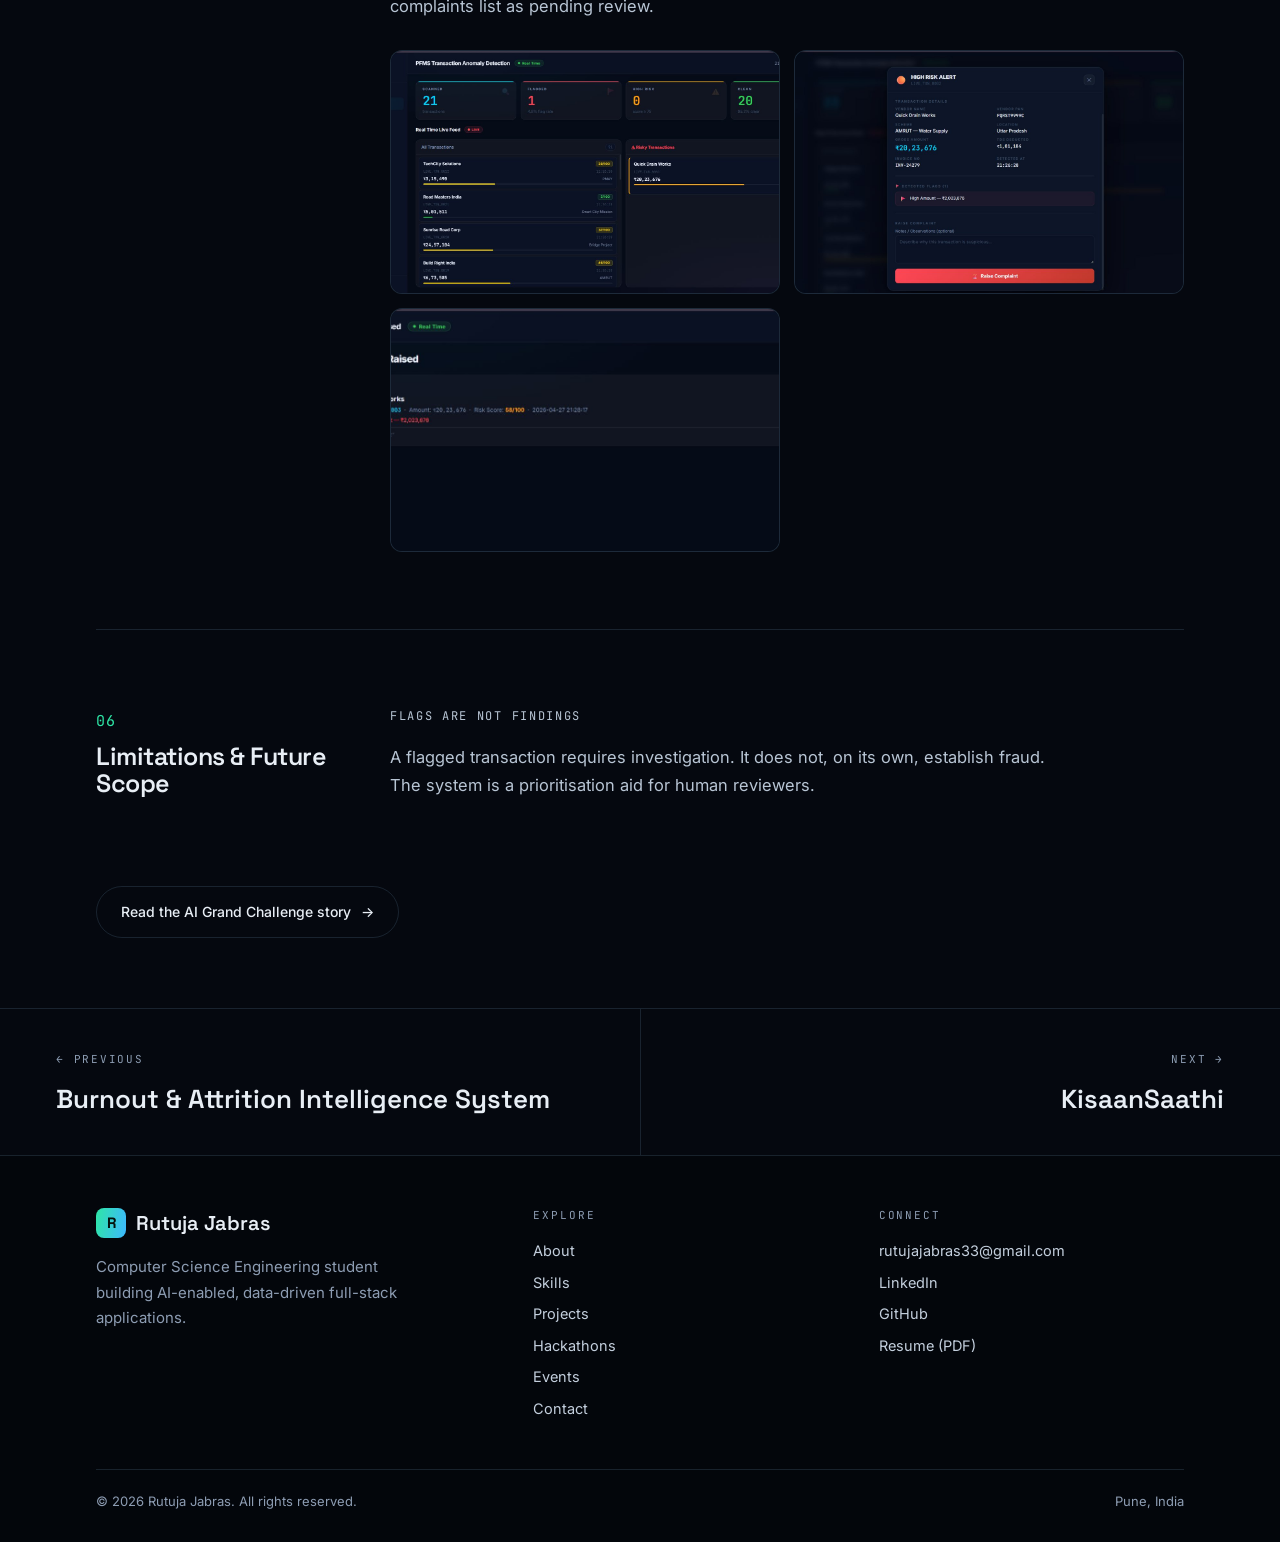
<file: projects/auditx/index.html>
<!doctype html>
<html lang="en">
<head>
<meta charset="utf-8">
<meta name="viewport" content="width=device-width,initial-scale=1">
<title>AuditX — Case Study | Rutuja Jabras</title>
<meta name="description" content="A machine-learning system that assesses vendor payments in government fund allocation scenarios and flags potentially suspicious transactions for further investigation.">
<meta property="og:title" content="AuditX — Case Study | Rutuja Jabras">
<meta property="og:description" content="A machine-learning system that assesses vendor payments in government fund allocation scenarios and flags potentially suspicious transactions for further investigation.">
<meta property="og:image" content="/assets/img/profile/profile.jpg">
<meta name="theme-color" content="#05080f">
<link rel="icon" href="data:image/svg+xml,%3Csvg xmlns='http://www.w3.org/2000/svg' viewBox='0 0 32 32'%3E%3Crect width='32' height='32' rx='7' fill='%2305080f'/%3E%3Ctext x='16' y='23' font-size='19' text-anchor='middle' fill='%232ee6a6' font-family='monospace' font-weight='700'%3ER%3C/text%3E%3C/svg%3E">
<link rel="preconnect" href="https://fonts.googleapis.com">
<link rel="preconnect" href="https://fonts.gstatic.com" crossorigin>
<link href="https://fonts.googleapis.com/css2?family=Inter:wght@400;500&family=JetBrains+Mono:wght@400;500&family=Space+Grotesk:wght@500;600&display=swap" rel="stylesheet">
<link rel="stylesheet" href="/assets/css/style.css">
</head>
<body>
<a class="skip" href="#main">Skip to content</a>
<div class="loader" aria-hidden="true"><div class="in"><small>INITIALIZING PORTFOLIO</small><strong>Rutuja Jabras</strong><div class="bar"><i></i></div><div class="pc">0%</div></div></div>
<div class="progress" aria-hidden="true"></div><div class="glow" aria-hidden="true"></div>
<header class="site-header"><div class="wrap nav">
  <a class="brand" href="/" aria-label="Rutuja Jabras — home"><b>R</b>Rutuja</a>
  <nav class="menu" id="menu" aria-label="Main"><a href="/">Home</a><a href="/#about">About</a><a href="/#skills">Skills</a><a href="/#projects" aria-current="page">Projects</a><a href="/#hackathons">Hackathons</a><a href="/#events">Events</a><a href="/#psychology">Psychology</a><a href="/#experience">Experience</a><a href="/#contact">Contact</a><a class="btn solid" href="/assets/Rutuja_Jabras_Resume.pdf" target="_blank" rel="noopener">Resume</a></nav>
  <button class="burger" aria-label="Menu" aria-expanded="false" aria-controls="menu"><i></i></button>
</div></header>
<main id="main">
<section class="page-hero"><div class="wrap rv"><a class="crumb" href="/#projects">← All projects</a><p class="kicker" style="margin-top:28px">2026 · Financial Risk · ML · Anomaly Detection</p><h1>AuditX</h1><p class="lede">AI-Powered Financial Risk Monitoring Platform</p>
<dl class="dl"><div><dt>Domain</dt><dd>Financial risk</dd></div><div><dt>Model</dt><dd>XGBoost</dd></div><div><dt>Anomaly</dt><dd>Isolation Forest</dd></div><div><dt>Context</dt><dd>AI Grand Challenge</dd></div></dl>
<div class="hero-media"><figure class="slot cover" data-ph="AuditX"><img src="/assets/img/projects/auditx/cover.jpg" alt="AuditX screenshot" loading="eager" decoding="async"></figure></div>
<div style="margin-top:24px"><div class="chips"><span class="chip">Python</span><span class="chip">XGBoost</span><span class="chip">Isolation Forest</span><span class="chip">React</span><span class="chip">Vite</span><span class="chip">Tailwind CSS</span><span class="chip">Supabase</span></div></div></div></section>
<div class="wrap"><section class="story rv"><div class="side"><span class="num">01</span><h3>Problem & Intent</h3></div><div class="body"><p class="kick">Manual review does not scale</p><p class="big">Reviewing financial transactions by hand is slow, and risky patterns are easy to miss. AuditX looks at vendor payments in government fund allocation scenarios and surfaces the ones that deserve a closer look.</p></div></section><section class="story rv"><div class="side"><span class="num">02</span><h3>How the System Works</h3></div><div class="body"><p class="kick">Analyse, score, flag, review</p><p>Transactions are analysed, a risk-prediction model scores them, and anomaly detection highlights unusual behaviour. Flagged transactions are then opened for review.</p><ul class="points"><li>Detection-oriented workflows for duplicate invoices, inflated payments, potentially fictitious vendors and unusual transaction patterns.</li><li>Vendor risk scores and flagged-transaction monitoring.</li><li>Transaction-level review.</li></ul><div class="flow"><div class="step"><b>01 · INGEST</b><span>Vendor transactions</span></div><div class="step"><b>02 · PREDICT</b><span>XGBoost risk score</span></div><div class="step"><b>03 · DETECT</b><span>Anomaly detection</span></div><div class="step"><b>04 · FLAG</b><span>Suspicious transactions</span></div><div class="step"><b>05 · REVIEW</b><span>Transaction-level review</span></div></div></div></section><section class="story rv"><div class="side"><span class="num">03</span><h3>Risk Analysis</h3></div><div class="body"><p class="kick">Vendor risk and suspicious indicators</p><p>Each vendor receives a risk score, and individual transactions carry flags that explain why they were raised — for example a high-amount flag. This helps reviewers prioritise where to look first.</p></div></section><section class="story rv"><div class="side"><span class="num">04</span><h3>Engineering & Architecture</h3></div><div class="body"><p class="kick">Model, interface, data</p><p>How the pieces fit together.</p><ul class="points"><li><b>Risk prediction:</b> XGBoost.</li><li><b>Anomaly detection:</b> Isolation Forest, where implemented.</li><li><b>Interface:</b> a web interface for monitoring risk scores and managing complaints, built with React, Vite and Tailwind CSS.</li><li><b>Data:</b> Supabase integration.</li><li><b>Blockchain layer:</b> Solidity smart-contract rules and blockchain logging were part of the AI Grand Challenge entry — see that story for context.</li></ul></div></section><section class="story rv"><div class="side"><span class="num">05</span><h3>Dashboard & Evidence</h3></div><div class="body"><p class="kick">The real interface</p><p>The dashboard counts scanned, flagged, high-risk and clean transactions and streams a live feed. Opening a flagged transaction shows vendor, scheme, amount and detected flags, and lets a reviewer raise a complaint, which then appears in the complaints list as pending review.</p><div class="gallery-block"><div class="shots"><figure class="slot "><img src="/assets/img/projects/auditx/shot-1.jpg" alt="AuditX — Real-time transaction monitoring dashboard" loading="lazy" decoding="async"><figcaption>Real-time transaction monitoring dashboard</figcaption></figure><figure class="slot "><img src="/assets/img/projects/auditx/shot-2.jpg" alt="AuditX — High-risk alert with complaint option" loading="lazy" decoding="async"><figcaption>High-risk alert with complaint option</figcaption></figure><figure class="slot "><img src="/assets/img/projects/auditx/shot-3.jpg" alt="AuditX — Complaints raised" loading="lazy" decoding="async"><figcaption>Complaints raised</figcaption></figure></div></div></div></section><section class="story rv"><div class="side"><span class="num">06</span><h3>Limitations & Future Scope</h3></div><div class="body"><p class="kick">Flags are not findings</p><p>A flagged transaction requires investigation. It does not, on its own, establish fraud. The system is a prioritisation aid for human reviewers.</p></div></section>
<div class="after"><a class="btn ghost" href="/hackathons/ai-grand-challenge/">Read the AI Grand Challenge story <span class="ar" aria-hidden="true">→</span></a></div></div>
<nav class="pager" aria-label="Previous and next"><a href="/projects/burnout-attrition/"><small>← Previous</small><strong>Burnout & Attrition Intelligence System</strong></a><a href="/projects/kisaansaathi/"><small>Next →</small><strong>KisaanSaathi</strong></a></nav>
</main>
<footer class="site-footer"><div class="wrap">
  <div class="foot">
    <div><a class="brand" href="/"><b>R</b>Rutuja Jabras</a><p style="color:var(--muted);margin-top:14px;max-width:36ch;font-size:15px">Computer Science Engineering student building AI-enabled, data-driven full-stack applications.</p></div>
    <div><h5>Explore</h5><ul><li><a href="/#about">About</a></li><li><a href="/#skills">Skills</a></li><li><a href="/#projects">Projects</a></li><li><a href="/#hackathons">Hackathons</a></li><li><a href="/#events">Events</a></li><li><a href="/#contact">Contact</a></li></ul></div>
    <div><h5>Connect</h5><ul><li><a href="mailto:rutujajabras33@gmail.com">rutujajabras33@gmail.com</a></li><li><a href="https://www.linkedin.com/in/rutuja-jabras" target="_blank" rel="noopener">LinkedIn</a></li><li><a href="https://github.com/rutuja3305" target="_blank" rel="noopener">GitHub</a></li><li><a href="/assets/Rutuja_Jabras_Resume.pdf" target="_blank" rel="noopener">Resume (PDF)</a></li></ul></div>
  </div>
  <div class="copy"><span>© 2026 Rutuja Jabras. All rights reserved.</span><span>Pune, India</span></div>
</div></footer>
<script src="/assets/js/main.js" defer></script>
</body>
</html>
</file>
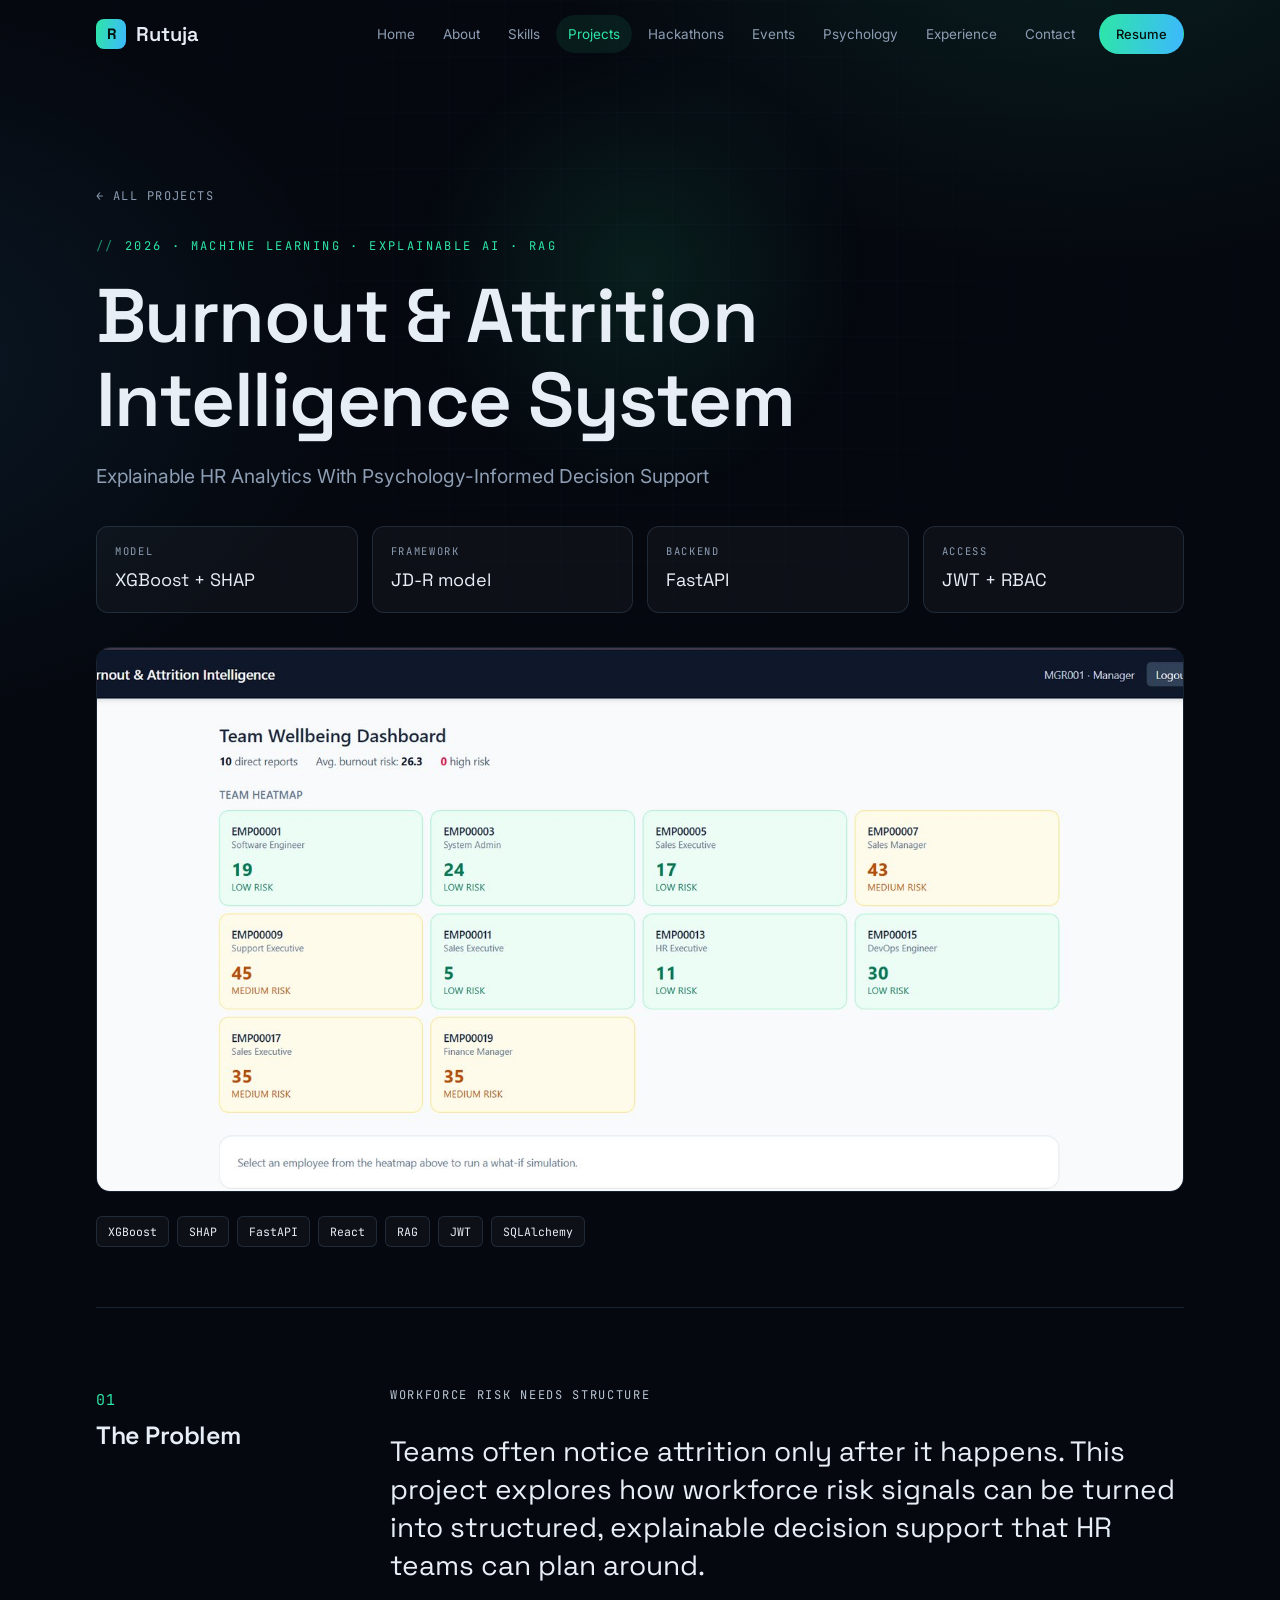
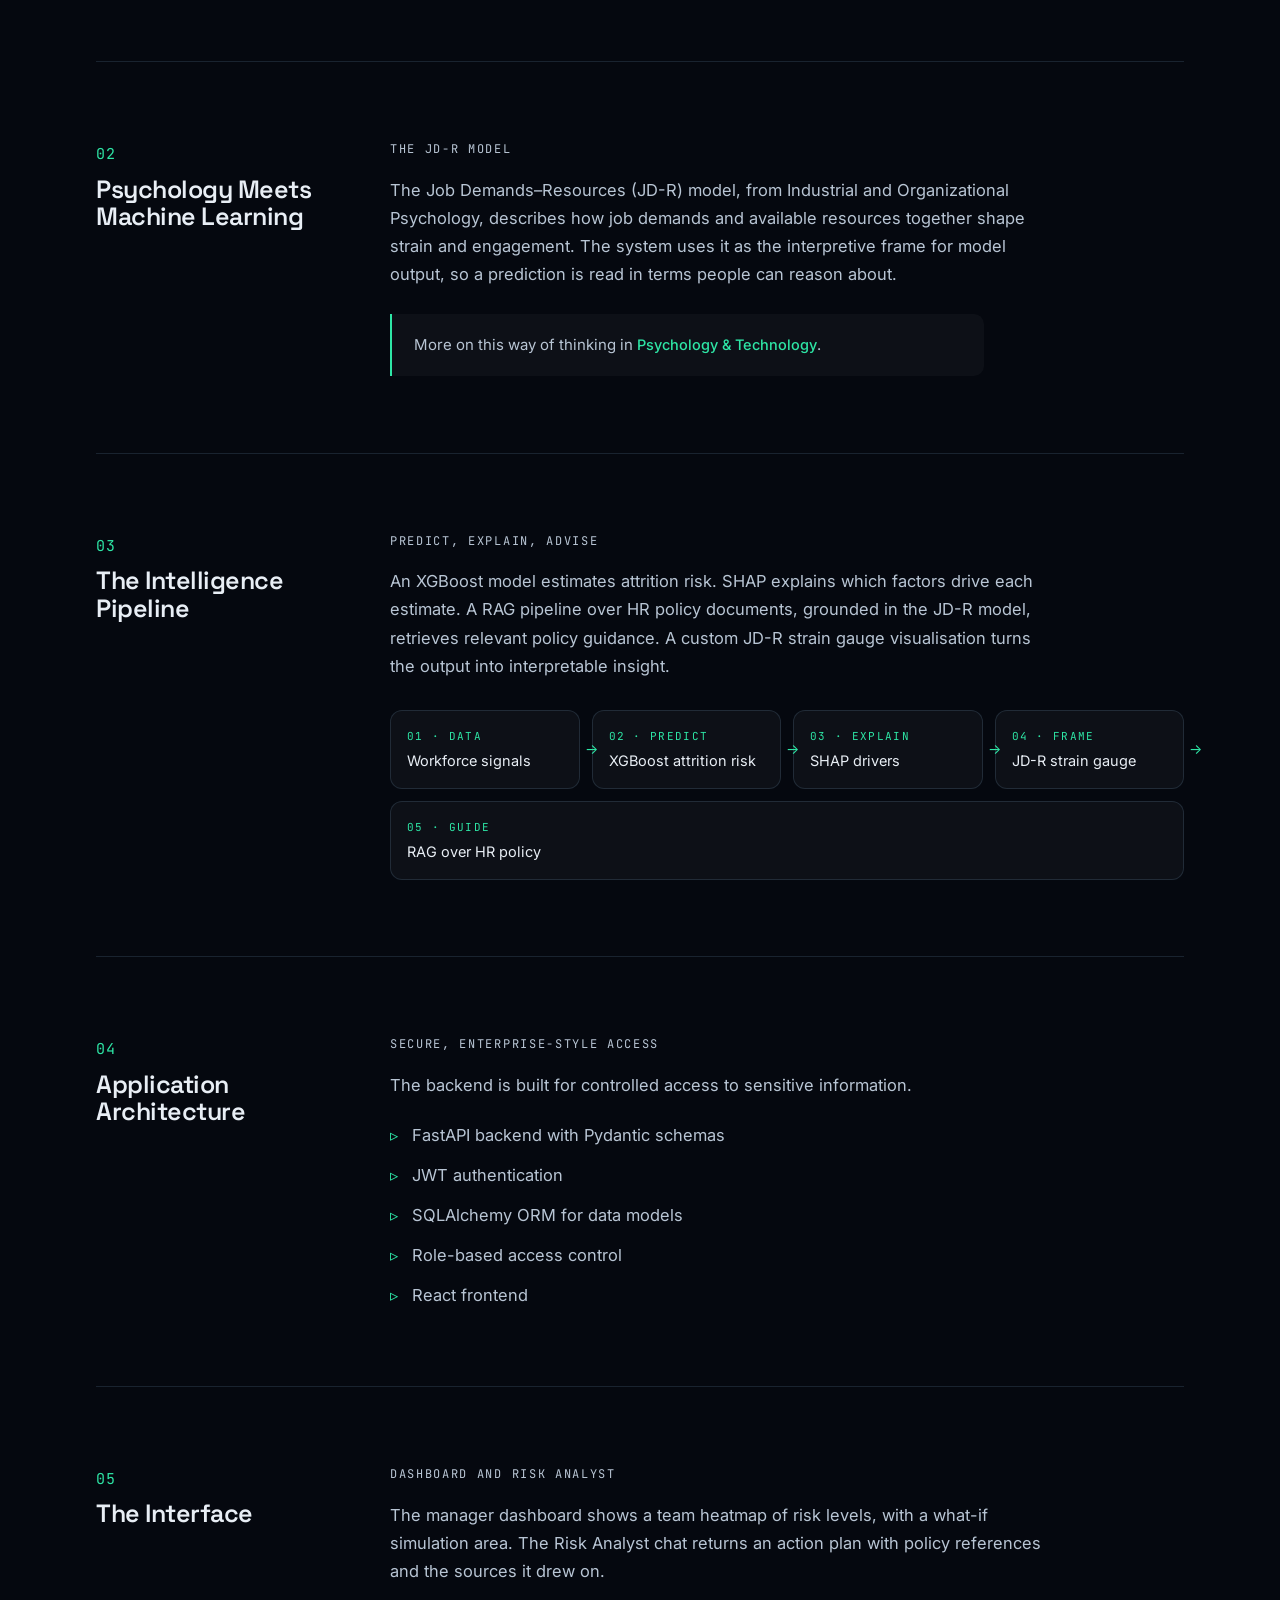
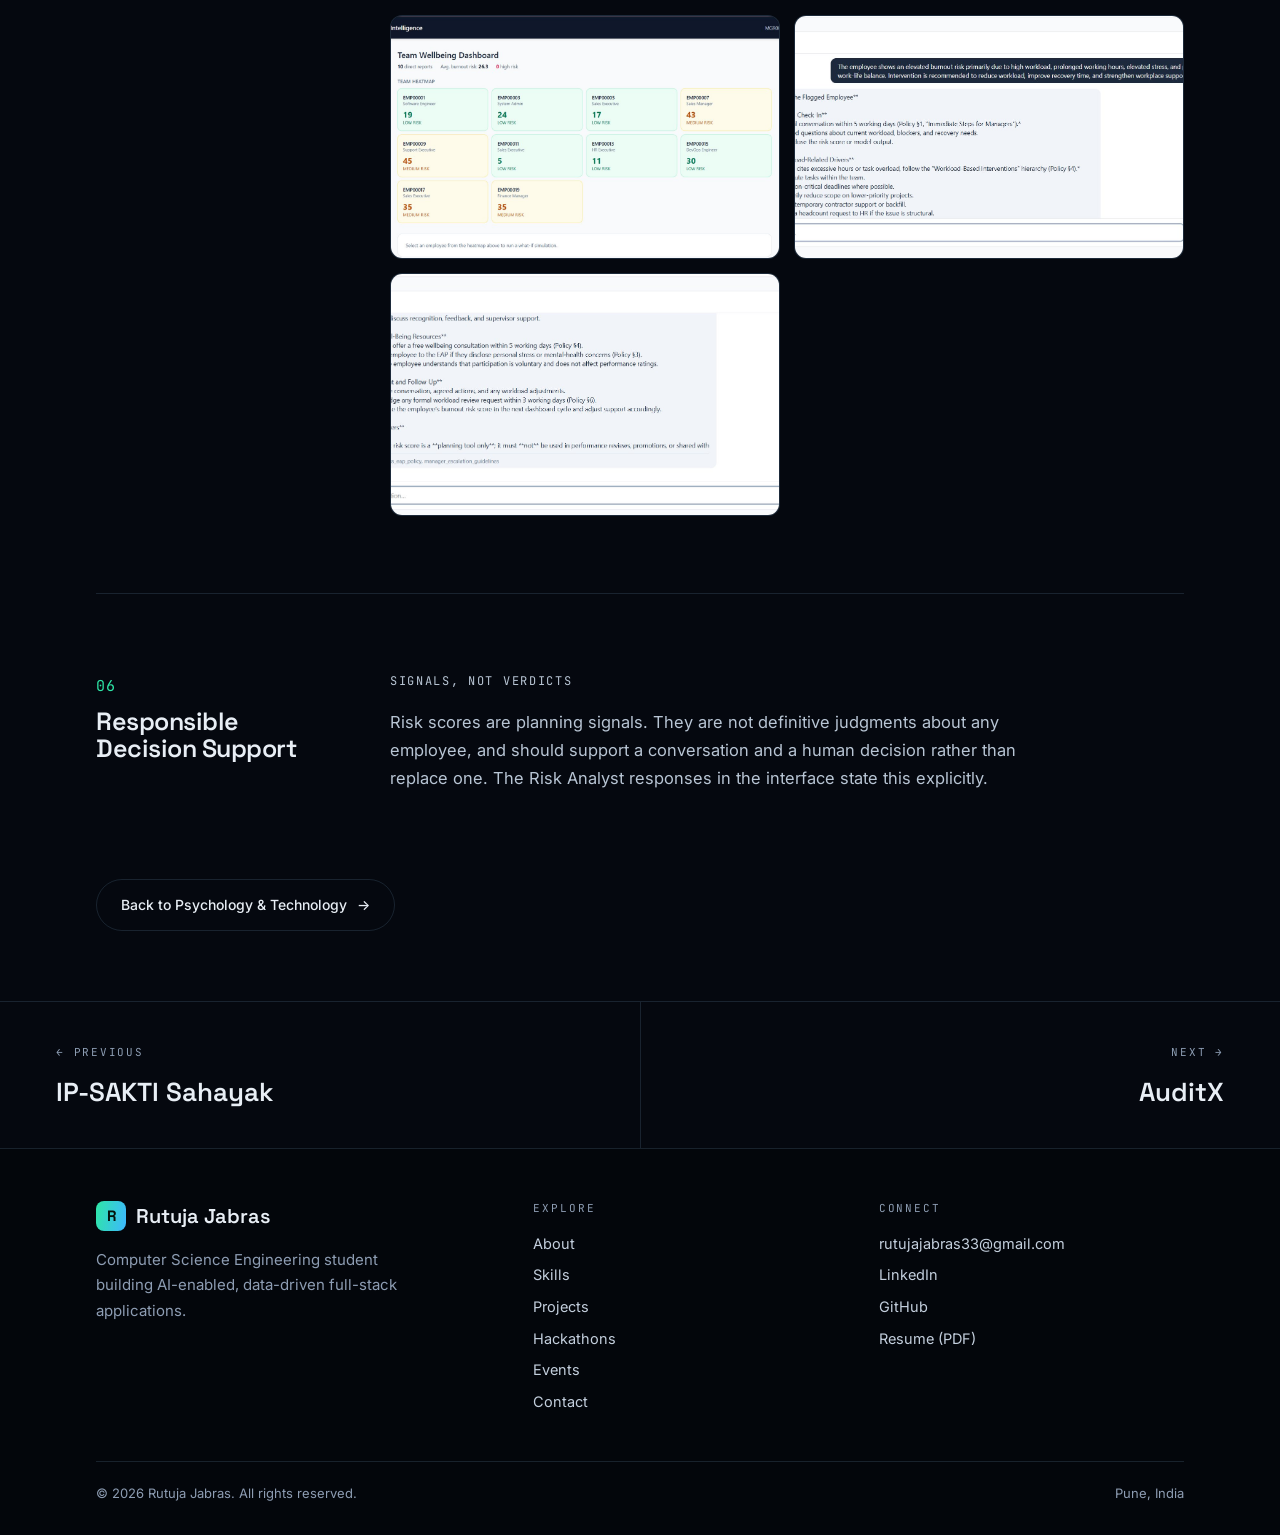
<file: projects/burnout-attrition/index.html>
<!doctype html>
<html lang="en">
<head>
<meta charset="utf-8">
<meta name="viewport" content="width=device-width,initial-scale=1">
<title>Burnout & Attrition Intelligence System — Case Study | Rutuja Jabras</title>
<meta name="description" content="A full-stack HR analytics platform combining XGBoost and SHAP for explainable attrition-risk prediction with a RAG pipeline over HR policy documents grounded in the JD-R model.">
<meta property="og:title" content="Burnout & Attrition Intelligence System — Case Study | Rutuja Jabras">
<meta property="og:description" content="A full-stack HR analytics platform combining XGBoost and SHAP for explainable attrition-risk prediction with a RAG pipeline over HR policy documents grounded in the JD-R model.">
<meta property="og:image" content="/assets/img/profile/profile.jpg">
<meta name="theme-color" content="#05080f">
<link rel="icon" href="data:image/svg+xml,%3Csvg xmlns='http://www.w3.org/2000/svg' viewBox='0 0 32 32'%3E%3Crect width='32' height='32' rx='7' fill='%2305080f'/%3E%3Ctext x='16' y='23' font-size='19' text-anchor='middle' fill='%232ee6a6' font-family='monospace' font-weight='700'%3ER%3C/text%3E%3C/svg%3E">
<link rel="preconnect" href="https://fonts.googleapis.com">
<link rel="preconnect" href="https://fonts.gstatic.com" crossorigin>
<link href="https://fonts.googleapis.com/css2?family=Inter:wght@400;500&family=JetBrains+Mono:wght@400;500&family=Space+Grotesk:wght@500;600&display=swap" rel="stylesheet">
<link rel="stylesheet" href="/assets/css/style.css">
</head>
<body>
<a class="skip" href="#main">Skip to content</a>
<div class="loader" aria-hidden="true"><div class="in"><small>INITIALIZING PORTFOLIO</small><strong>Rutuja Jabras</strong><div class="bar"><i></i></div><div class="pc">0%</div></div></div>
<div class="progress" aria-hidden="true"></div><div class="glow" aria-hidden="true"></div>
<header class="site-header"><div class="wrap nav">
  <a class="brand" href="/" aria-label="Rutuja Jabras — home"><b>R</b>Rutuja</a>
  <nav class="menu" id="menu" aria-label="Main"><a href="/">Home</a><a href="/#about">About</a><a href="/#skills">Skills</a><a href="/#projects" aria-current="page">Projects</a><a href="/#hackathons">Hackathons</a><a href="/#events">Events</a><a href="/#psychology">Psychology</a><a href="/#experience">Experience</a><a href="/#contact">Contact</a><a class="btn solid" href="/assets/Rutuja_Jabras_Resume.pdf" target="_blank" rel="noopener">Resume</a></nav>
  <button class="burger" aria-label="Menu" aria-expanded="false" aria-controls="menu"><i></i></button>
</div></header>
<main id="main">
<section class="page-hero"><div class="wrap rv"><a class="crumb" href="/#projects">← All projects</a><p class="kicker" style="margin-top:28px">2026 · Machine Learning · Explainable AI · RAG</p><h1>Burnout & Attrition Intelligence System</h1><p class="lede">Explainable HR Analytics With Psychology-Informed Decision Support</p>
<dl class="dl"><div><dt>Model</dt><dd>XGBoost + SHAP</dd></div><div><dt>Framework</dt><dd>JD-R model</dd></div><div><dt>Backend</dt><dd>FastAPI</dd></div><div><dt>Access</dt><dd>JWT + RBAC</dd></div></dl>
<div class="hero-media"><figure class="slot cover" data-ph="Burnout & Attrition Intelligence System"><img src="/assets/img/projects/burnout-attrition/cover.jpg" alt="Burnout & Attrition Intelligence System screenshot" loading="eager" decoding="async"></figure></div>
<div style="margin-top:24px"><div class="chips"><span class="chip">XGBoost</span><span class="chip">SHAP</span><span class="chip">FastAPI</span><span class="chip">React</span><span class="chip">RAG</span><span class="chip">JWT</span><span class="chip">SQLAlchemy</span></div></div></div></section>
<div class="wrap"><section class="story rv"><div class="side"><span class="num">01</span><h3>The Problem</h3></div><div class="body"><p class="kick">Workforce risk needs structure</p><p class="big">Teams often notice attrition only after it happens. This project explores how workforce risk signals can be turned into structured, explainable decision support that HR teams can plan around.</p></div></section><section class="story rv"><div class="side"><span class="num">02</span><h3>Psychology Meets Machine Learning</h3></div><div class="body"><p class="kick">The JD-R model</p><p>The Job Demands–Resources (JD-R) model, from Industrial and Organizational Psychology, describes how job demands and available resources together shape strain and engagement. The system uses it as the interpretive frame for model output, so a prediction is read in terms people can reason about.</p><div class="callout">More on this way of thinking in <a class="link" href="/psychology/">Psychology &amp; Technology</a>.</div></div></section><section class="story rv"><div class="side"><span class="num">03</span><h3>The Intelligence Pipeline</h3></div><div class="body"><p class="kick">Predict, explain, advise</p><p>An XGBoost model estimates attrition risk. SHAP explains which factors drive each estimate. A RAG pipeline over HR policy documents, grounded in the JD-R model, retrieves relevant policy guidance. A custom JD-R strain gauge visualisation turns the output into interpretable insight.</p><div class="flow"><div class="step"><b>01 · DATA</b><span>Workforce signals</span></div><div class="step"><b>02 · PREDICT</b><span>XGBoost attrition risk</span></div><div class="step"><b>03 · EXPLAIN</b><span>SHAP drivers</span></div><div class="step"><b>04 · FRAME</b><span>JD-R strain gauge</span></div><div class="step"><b>05 · GUIDE</b><span>RAG over HR policy</span></div></div></div></section><section class="story rv"><div class="side"><span class="num">04</span><h3>Application Architecture</h3></div><div class="body"><p class="kick">Secure, enterprise-style access</p><p>The backend is built for controlled access to sensitive information.</p><ul class="points"><li>FastAPI backend with Pydantic schemas</li><li>JWT authentication</li><li>SQLAlchemy ORM for data models</li><li>Role-based access control</li><li>React frontend</li></ul></div></section><section class="story rv"><div class="side"><span class="num">05</span><h3>The Interface</h3></div><div class="body"><p class="kick">Dashboard and Risk Analyst</p><p>The manager dashboard shows a team heatmap of risk levels, with a what-if simulation area. The Risk Analyst chat returns an action plan with policy references and the sources it drew on.</p><div class="gallery-block"><div class="shots"><figure class="slot "><img src="/assets/img/projects/burnout-attrition/shot-1.jpg" alt="Burnout & Attrition Intelligence System — Team wellbeing dashboard" loading="lazy" decoding="async"><figcaption>Team wellbeing dashboard</figcaption></figure><figure class="slot "><img src="/assets/img/projects/burnout-attrition/shot-2.jpg" alt="Burnout & Attrition Intelligence System — Risk Analyst — action plan" loading="lazy" decoding="async"><figcaption>Risk Analyst — action plan</figcaption></figure><figure class="slot "><img src="/assets/img/projects/burnout-attrition/shot-3.jpg" alt="Burnout & Attrition Intelligence System — Risk Analyst — sources and reminders" loading="lazy" decoding="async"><figcaption>Risk Analyst — sources and reminders</figcaption></figure></div></div></div></section><section class="story rv"><div class="side"><span class="num">06</span><h3>Responsible Decision Support</h3></div><div class="body"><p class="kick">Signals, not verdicts</p><p>Risk scores are planning signals. They are not definitive judgments about any employee, and should support a conversation and a human decision rather than replace one. The Risk Analyst responses in the interface state this explicitly.</p></div></section>
<div class="after"><a class="btn ghost" href="/psychology/">Back to Psychology &amp; Technology <span class="ar" aria-hidden="true">→</span></a></div></div>
<nav class="pager" aria-label="Previous and next"><a href="/projects/ip-sakti/"><small>← Previous</small><strong>IP-SAKTI Sahayak</strong></a><a href="/projects/auditx/"><small>Next →</small><strong>AuditX</strong></a></nav>
</main>
<footer class="site-footer"><div class="wrap">
  <div class="foot">
    <div><a class="brand" href="/"><b>R</b>Rutuja Jabras</a><p style="color:var(--muted);margin-top:14px;max-width:36ch;font-size:15px">Computer Science Engineering student building AI-enabled, data-driven full-stack applications.</p></div>
    <div><h5>Explore</h5><ul><li><a href="/#about">About</a></li><li><a href="/#skills">Skills</a></li><li><a href="/#projects">Projects</a></li><li><a href="/#hackathons">Hackathons</a></li><li><a href="/#events">Events</a></li><li><a href="/#contact">Contact</a></li></ul></div>
    <div><h5>Connect</h5><ul><li><a href="mailto:rutujajabras33@gmail.com">rutujajabras33@gmail.com</a></li><li><a href="https://www.linkedin.com/in/rutuja-jabras" target="_blank" rel="noopener">LinkedIn</a></li><li><a href="https://github.com/rutuja3305" target="_blank" rel="noopener">GitHub</a></li><li><a href="/assets/Rutuja_Jabras_Resume.pdf" target="_blank" rel="noopener">Resume (PDF)</a></li></ul></div>
  </div>
  <div class="copy"><span>© 2026 Rutuja Jabras. All rights reserved.</span><span>Pune, India</span></div>
</div></footer>
<script src="/assets/js/main.js" defer></script>
</body>
</html>
</file>
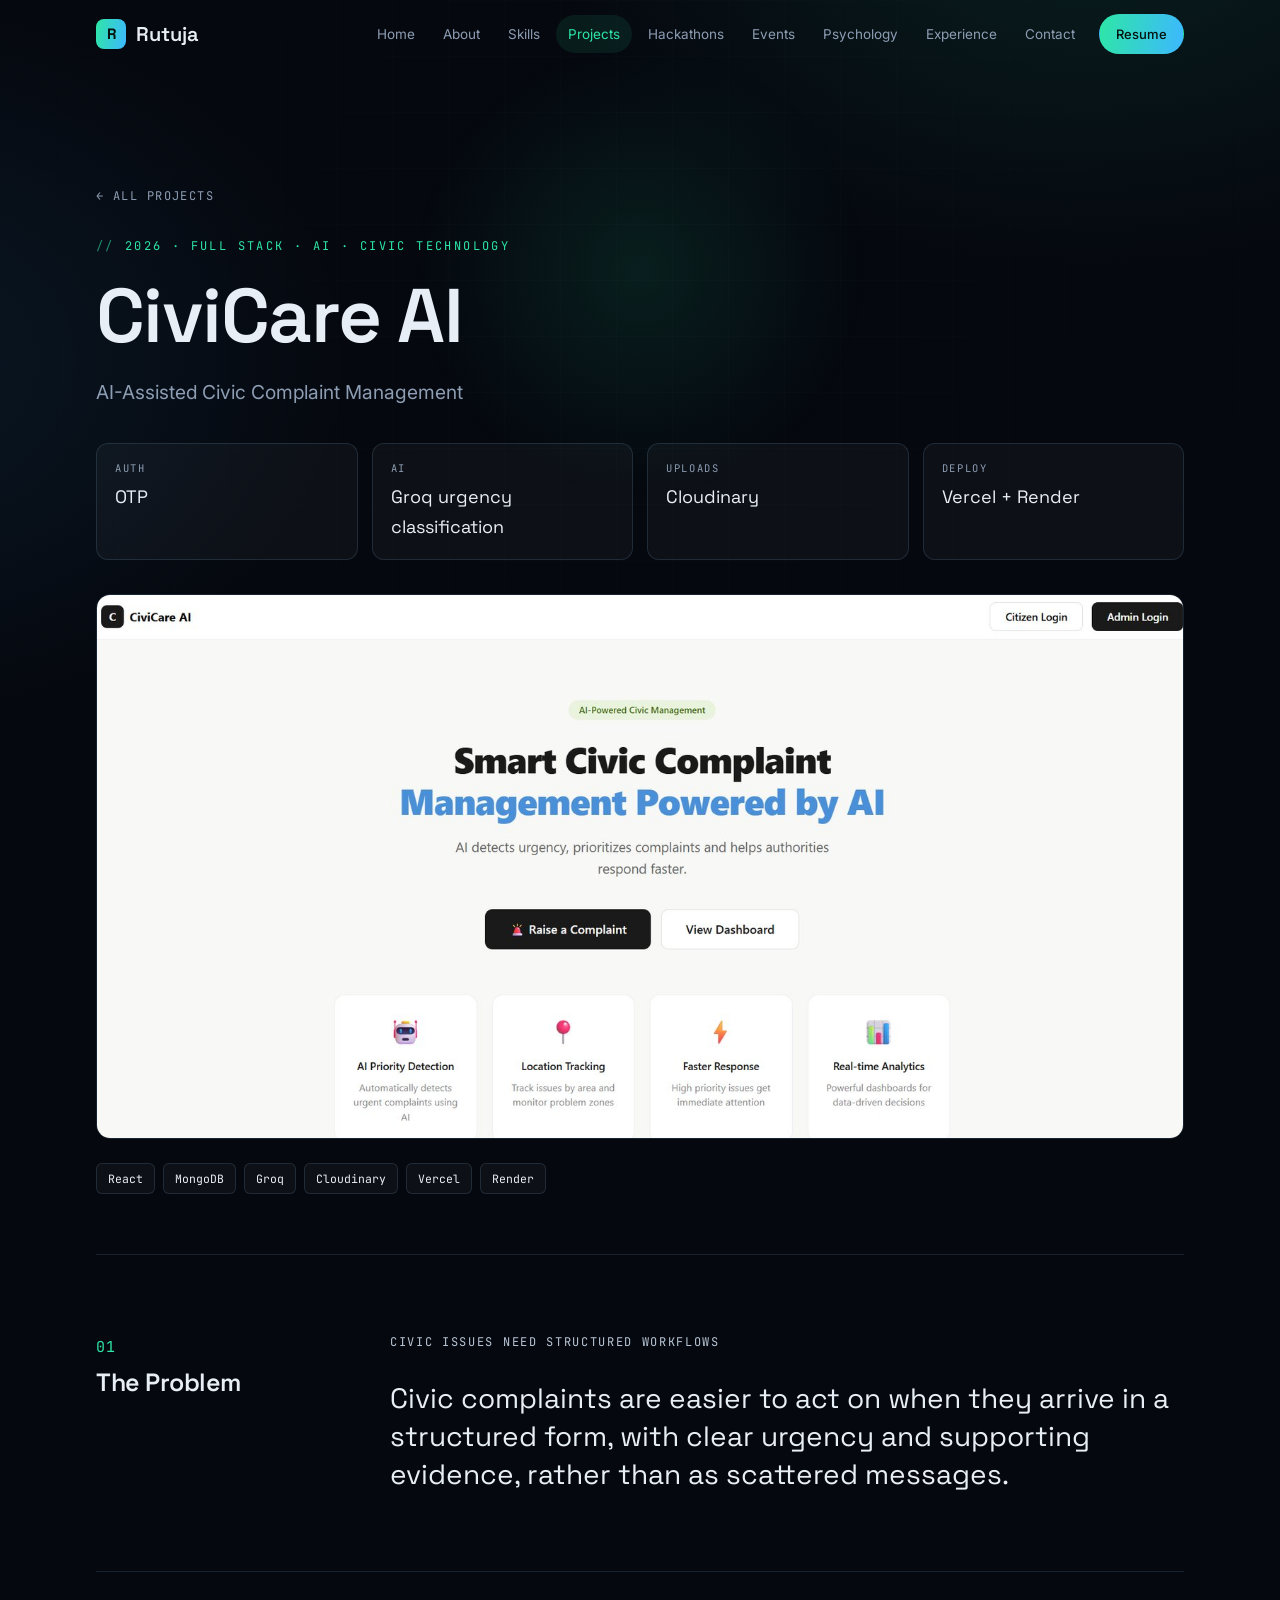
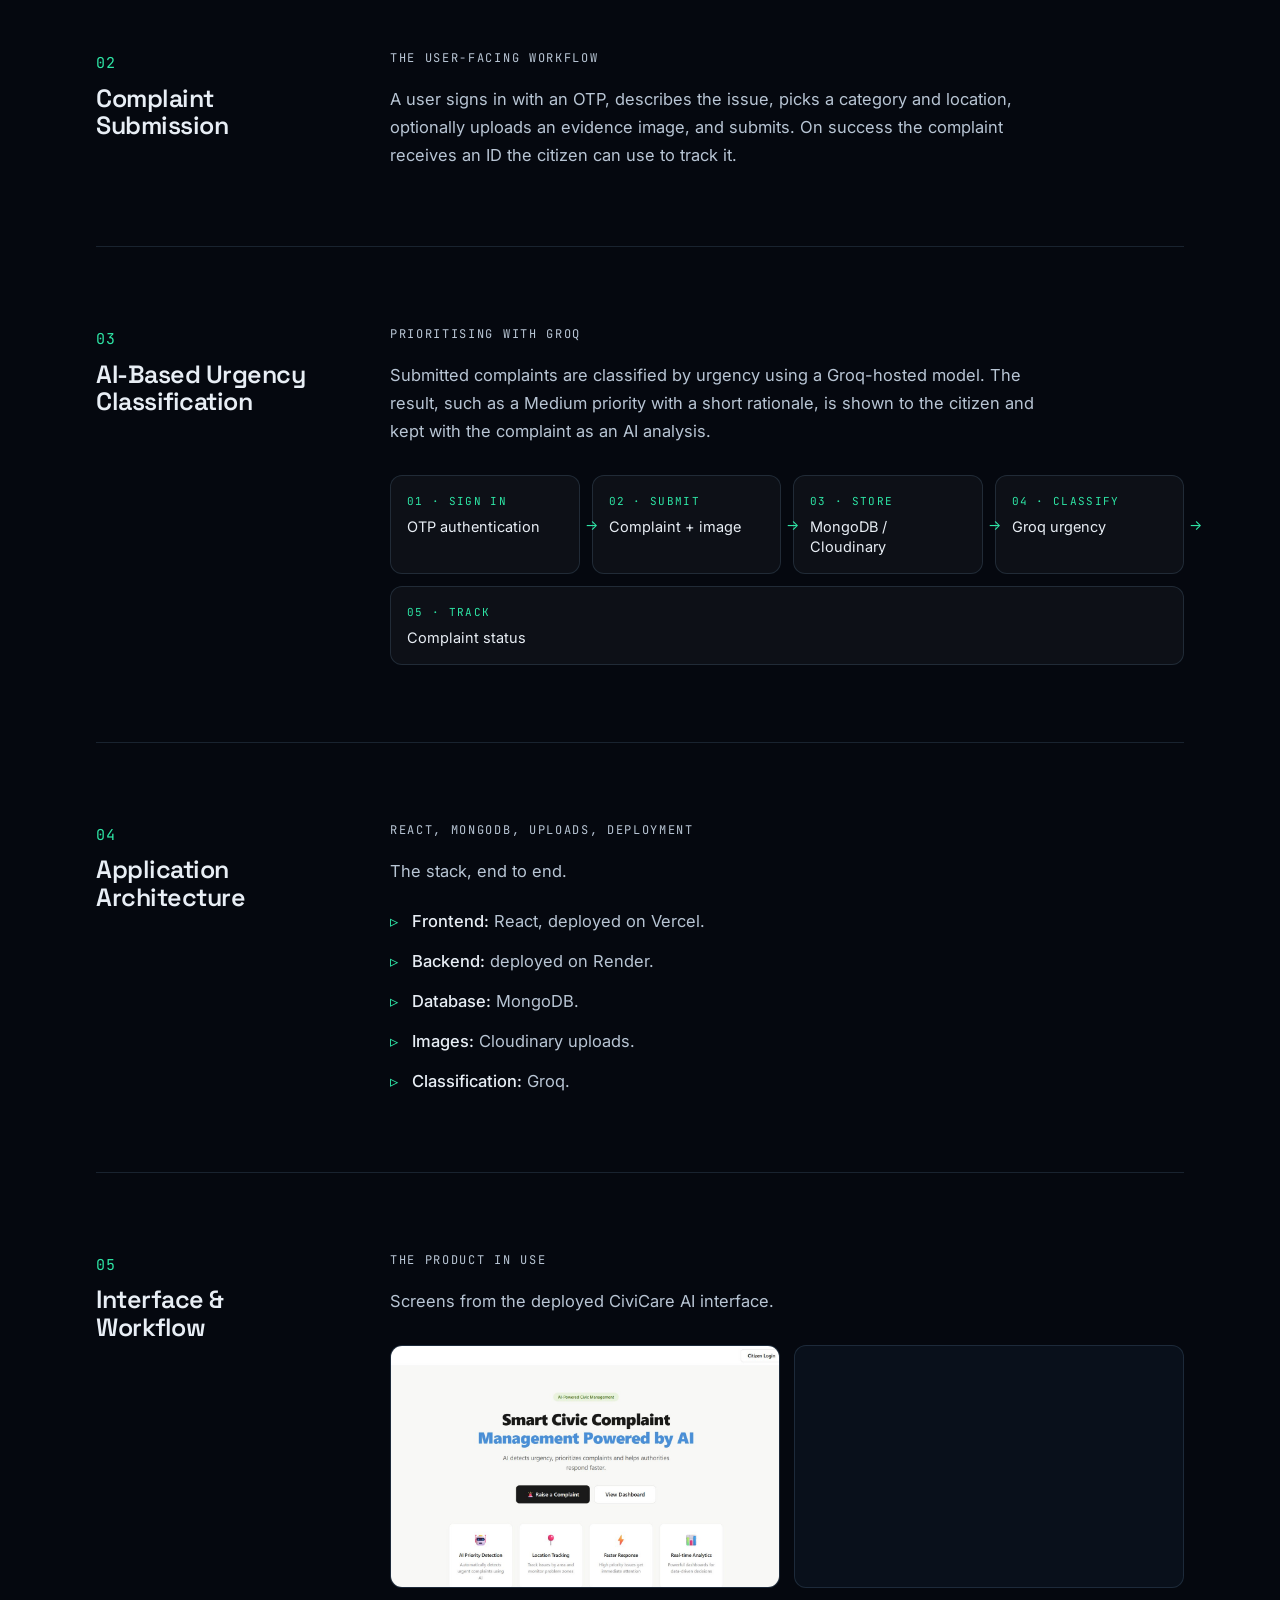
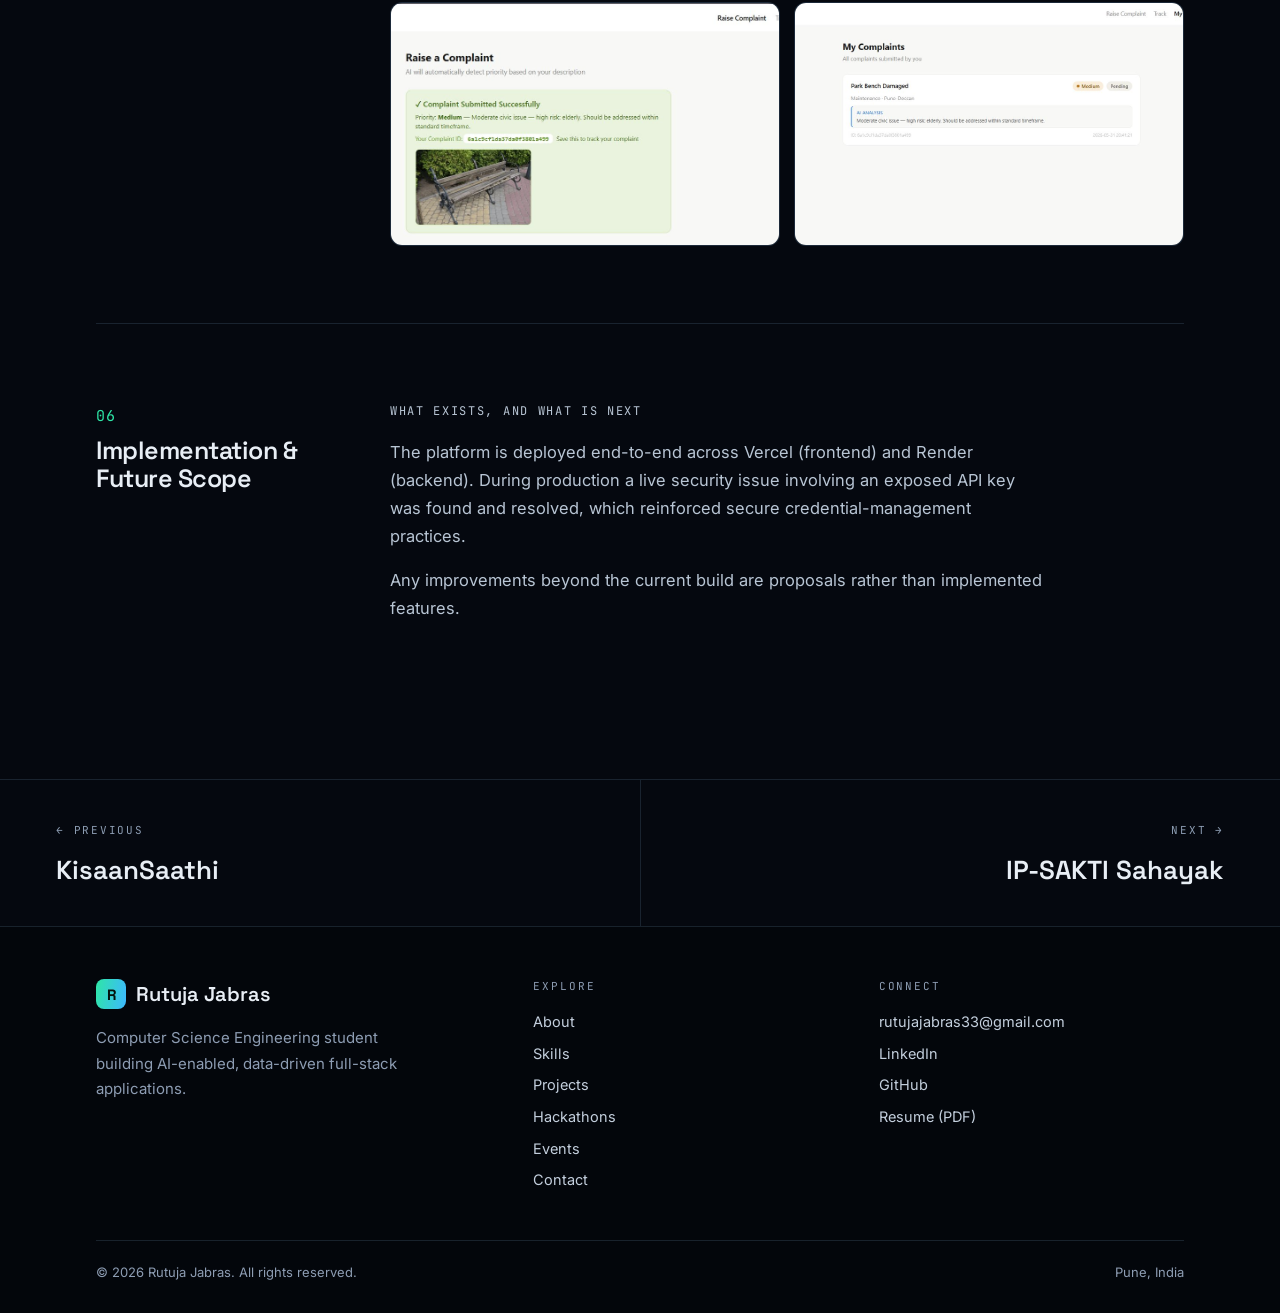
<file: projects/civiccare-ai/index.html>
<!doctype html>
<html lang="en">
<head>
<meta charset="utf-8">
<meta name="viewport" content="width=device-width,initial-scale=1">
<title>CiviCare AI — Case Study | Rutuja Jabras</title>
<meta name="description" content="A deployed civic complaint platform with OTP authentication, AI-based urgency classification using Groq, and image uploads using Cloudinary.">
<meta property="og:title" content="CiviCare AI — Case Study | Rutuja Jabras">
<meta property="og:description" content="A deployed civic complaint platform with OTP authentication, AI-based urgency classification using Groq, and image uploads using Cloudinary.">
<meta property="og:image" content="/assets/img/profile/profile.jpg">
<meta name="theme-color" content="#05080f">
<link rel="icon" href="data:image/svg+xml,%3Csvg xmlns='http://www.w3.org/2000/svg' viewBox='0 0 32 32'%3E%3Crect width='32' height='32' rx='7' fill='%2305080f'/%3E%3Ctext x='16' y='23' font-size='19' text-anchor='middle' fill='%232ee6a6' font-family='monospace' font-weight='700'%3ER%3C/text%3E%3C/svg%3E">
<link rel="preconnect" href="https://fonts.googleapis.com">
<link rel="preconnect" href="https://fonts.gstatic.com" crossorigin>
<link href="https://fonts.googleapis.com/css2?family=Inter:wght@400;500&family=JetBrains+Mono:wght@400;500&family=Space+Grotesk:wght@500;600&display=swap" rel="stylesheet">
<link rel="stylesheet" href="/assets/css/style.css">
</head>
<body>
<a class="skip" href="#main">Skip to content</a>
<div class="loader" aria-hidden="true"><div class="in"><small>INITIALIZING PORTFOLIO</small><strong>Rutuja Jabras</strong><div class="bar"><i></i></div><div class="pc">0%</div></div></div>
<div class="progress" aria-hidden="true"></div><div class="glow" aria-hidden="true"></div>
<header class="site-header"><div class="wrap nav">
  <a class="brand" href="/" aria-label="Rutuja Jabras — home"><b>R</b>Rutuja</a>
  <nav class="menu" id="menu" aria-label="Main"><a href="/">Home</a><a href="/#about">About</a><a href="/#skills">Skills</a><a href="/#projects" aria-current="page">Projects</a><a href="/#hackathons">Hackathons</a><a href="/#events">Events</a><a href="/#psychology">Psychology</a><a href="/#experience">Experience</a><a href="/#contact">Contact</a><a class="btn solid" href="/assets/Rutuja_Jabras_Resume.pdf" target="_blank" rel="noopener">Resume</a></nav>
  <button class="burger" aria-label="Menu" aria-expanded="false" aria-controls="menu"><i></i></button>
</div></header>
<main id="main">
<section class="page-hero"><div class="wrap rv"><a class="crumb" href="/#projects">← All projects</a><p class="kicker" style="margin-top:28px">2026 · Full Stack · AI · Civic Technology</p><h1>CiviCare AI</h1><p class="lede">AI-Assisted Civic Complaint Management</p>
<dl class="dl"><div><dt>Auth</dt><dd>OTP</dd></div><div><dt>AI</dt><dd>Groq urgency classification</dd></div><div><dt>Uploads</dt><dd>Cloudinary</dd></div><div><dt>Deploy</dt><dd>Vercel + Render</dd></div></dl>
<div class="hero-media"><figure class="slot cover" data-ph="CiviCare AI"><img src="/assets/img/projects/civiccare-ai/cover.jpg" alt="CiviCare AI screenshot" loading="eager" decoding="async"></figure></div>
<div style="margin-top:24px"><div class="chips"><span class="chip">React</span><span class="chip">MongoDB</span><span class="chip">Groq</span><span class="chip">Cloudinary</span><span class="chip">Vercel</span><span class="chip">Render</span></div></div></div></section>
<div class="wrap"><section class="story rv"><div class="side"><span class="num">01</span><h3>The Problem</h3></div><div class="body"><p class="kick">Civic issues need structured workflows</p><p class="big">Civic complaints are easier to act on when they arrive in a structured form, with clear urgency and supporting evidence, rather than as scattered messages.</p></div></section><section class="story rv"><div class="side"><span class="num">02</span><h3>Complaint Submission</h3></div><div class="body"><p class="kick">The user-facing workflow</p><p>A user signs in with an OTP, describes the issue, picks a category and location, optionally uploads an evidence image, and submits. On success the complaint receives an ID the citizen can use to track it.</p></div></section><section class="story rv"><div class="side"><span class="num">03</span><h3>AI-Based Urgency Classification</h3></div><div class="body"><p class="kick">Prioritising with Groq</p><p>Submitted complaints are classified by urgency using a Groq-hosted model. The result, such as a Medium priority with a short rationale, is shown to the citizen and kept with the complaint as an AI analysis.</p><div class="flow"><div class="step"><b>01 · SIGN IN</b><span>OTP authentication</span></div><div class="step"><b>02 · SUBMIT</b><span>Complaint + image</span></div><div class="step"><b>03 · STORE</b><span>MongoDB / Cloudinary</span></div><div class="step"><b>04 · CLASSIFY</b><span>Groq urgency</span></div><div class="step"><b>05 · TRACK</b><span>Complaint status</span></div></div></div></section><section class="story rv"><div class="side"><span class="num">04</span><h3>Application Architecture</h3></div><div class="body"><p class="kick">React, MongoDB, uploads, deployment</p><p>The stack, end to end.</p><ul class="points"><li><b>Frontend:</b> React, deployed on Vercel.</li><li><b>Backend:</b> deployed on Render.</li><li><b>Database:</b> MongoDB.</li><li><b>Images:</b> Cloudinary uploads.</li><li><b>Classification:</b> Groq.</li></ul></div></section><section class="story rv"><div class="side"><span class="num">05</span><h3>Interface & Workflow</h3></div><div class="body"><p class="kick">The product in use</p><p>Screens from the deployed CiviCare AI interface.</p><div class="gallery-block"><div class="shots"><figure class="slot "><img src="/assets/img/projects/civiccare-ai/shot-1.jpg" alt="CiviCare AI — Landing page" loading="lazy" decoding="async"><figcaption>Landing page</figcaption></figure><figure class="slot "><img src="/assets/img/projects/civiccare-ai/shot-2.jpg" alt="CiviCare AI — Raise a complaint" loading="lazy" decoding="async"><figcaption>Raise a complaint</figcaption></figure><figure class="slot "><img src="/assets/img/projects/civiccare-ai/shot-3.jpg" alt="CiviCare AI — Submitted with AI priority" loading="lazy" decoding="async"><figcaption>Submitted with AI priority</figcaption></figure><figure class="slot "><img src="/assets/img/projects/civiccare-ai/shot-4.jpg" alt="CiviCare AI — My complaints with AI analysis" loading="lazy" decoding="async"><figcaption>My complaints with AI analysis</figcaption></figure></div></div></div></section><section class="story rv"><div class="side"><span class="num">06</span><h3>Implementation & Future Scope</h3></div><div class="body"><p class="kick">What exists, and what is next</p><p>The platform is deployed end-to-end across Vercel (frontend) and Render (backend). During production a live security issue involving an exposed API key was found and resolved, which reinforced secure credential-management practices.</p><p>Any improvements beyond the current build are proposals rather than implemented features.</p></div></section>
<div class="after"></div></div>
<nav class="pager" aria-label="Previous and next"><a href="/projects/kisaansaathi/"><small>← Previous</small><strong>KisaanSaathi</strong></a><a href="/projects/ip-sakti/"><small>Next →</small><strong>IP-SAKTI Sahayak</strong></a></nav>
</main>
<footer class="site-footer"><div class="wrap">
  <div class="foot">
    <div><a class="brand" href="/"><b>R</b>Rutuja Jabras</a><p style="color:var(--muted);margin-top:14px;max-width:36ch;font-size:15px">Computer Science Engineering student building AI-enabled, data-driven full-stack applications.</p></div>
    <div><h5>Explore</h5><ul><li><a href="/#about">About</a></li><li><a href="/#skills">Skills</a></li><li><a href="/#projects">Projects</a></li><li><a href="/#hackathons">Hackathons</a></li><li><a href="/#events">Events</a></li><li><a href="/#contact">Contact</a></li></ul></div>
    <div><h5>Connect</h5><ul><li><a href="mailto:rutujajabras33@gmail.com">rutujajabras33@gmail.com</a></li><li><a href="https://www.linkedin.com/in/rutuja-jabras" target="_blank" rel="noopener">LinkedIn</a></li><li><a href="https://github.com/rutuja3305" target="_blank" rel="noopener">GitHub</a></li><li><a href="/assets/Rutuja_Jabras_Resume.pdf" target="_blank" rel="noopener">Resume (PDF)</a></li></ul></div>
  </div>
  <div class="copy"><span>© 2026 Rutuja Jabras. All rights reserved.</span><span>Pune, India</span></div>
</div></footer>
<script src="/assets/js/main.js" defer></script>
</body>
</html>
</file>
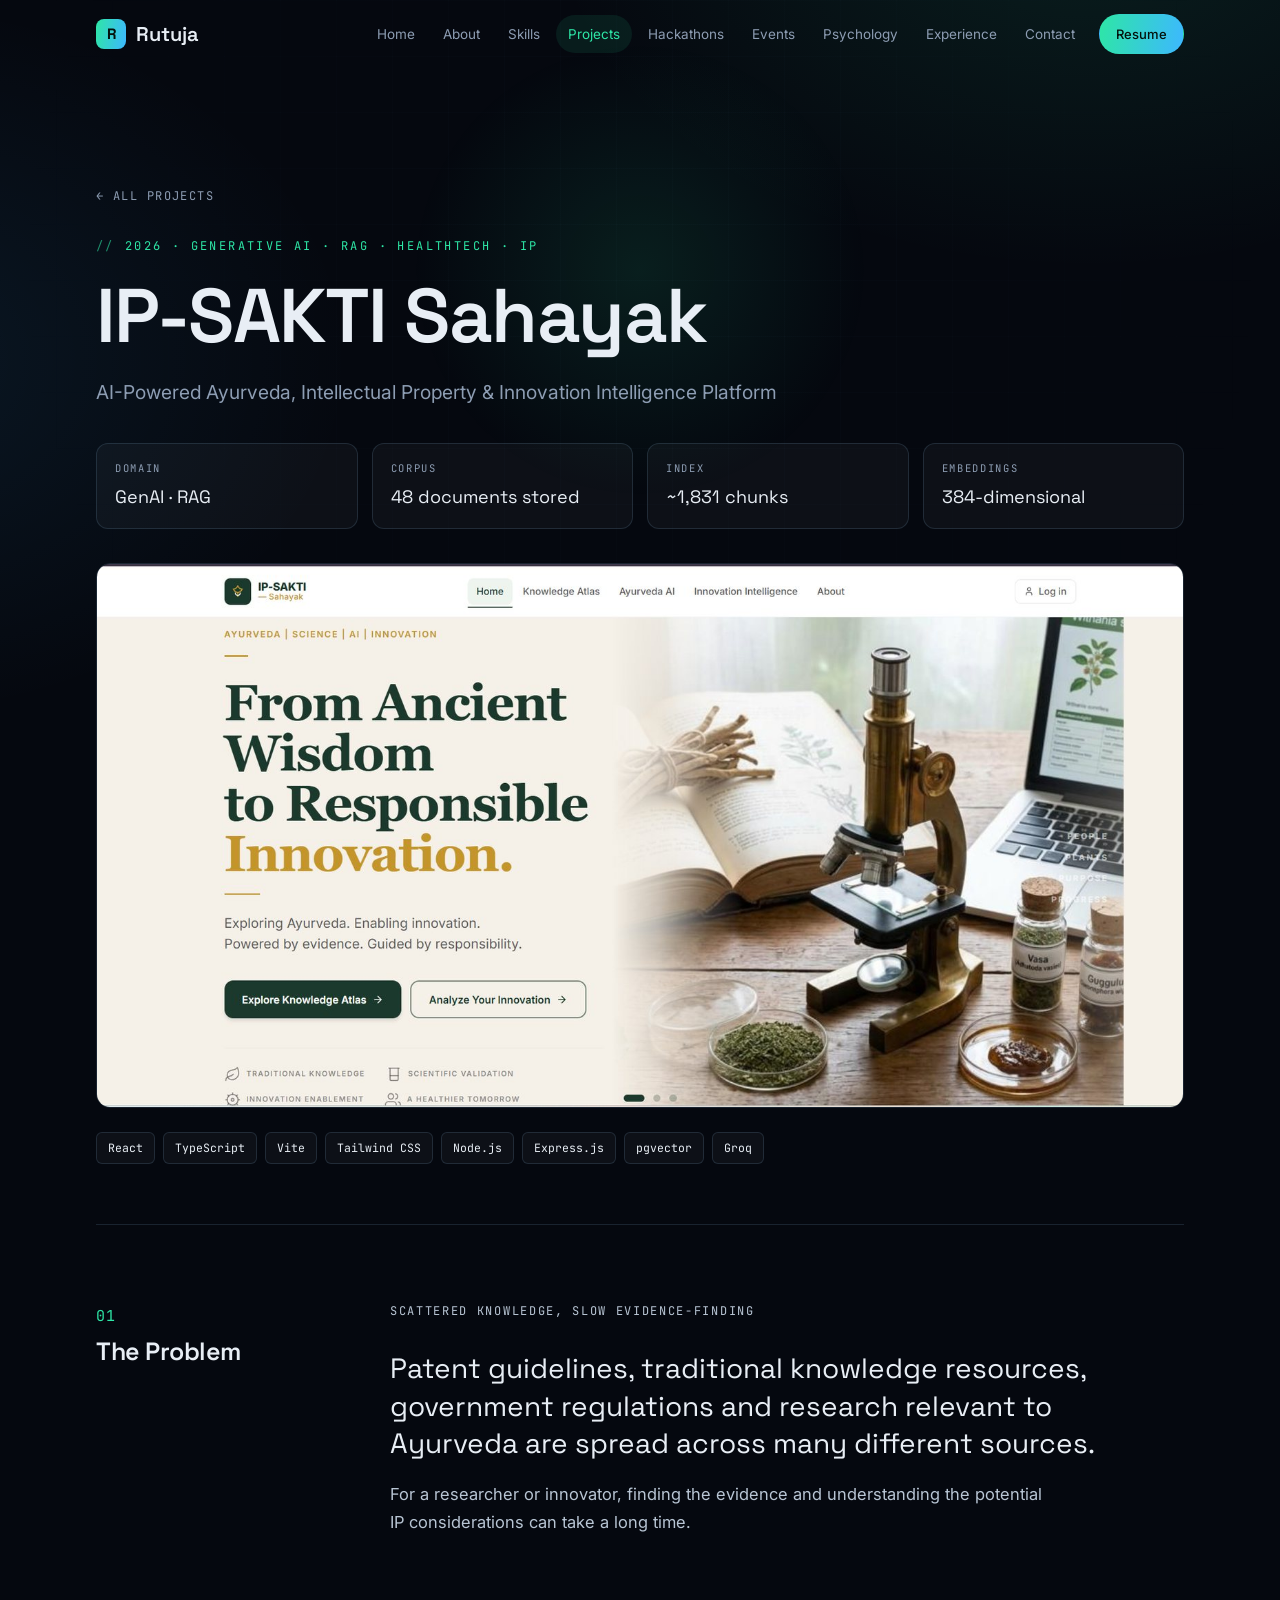
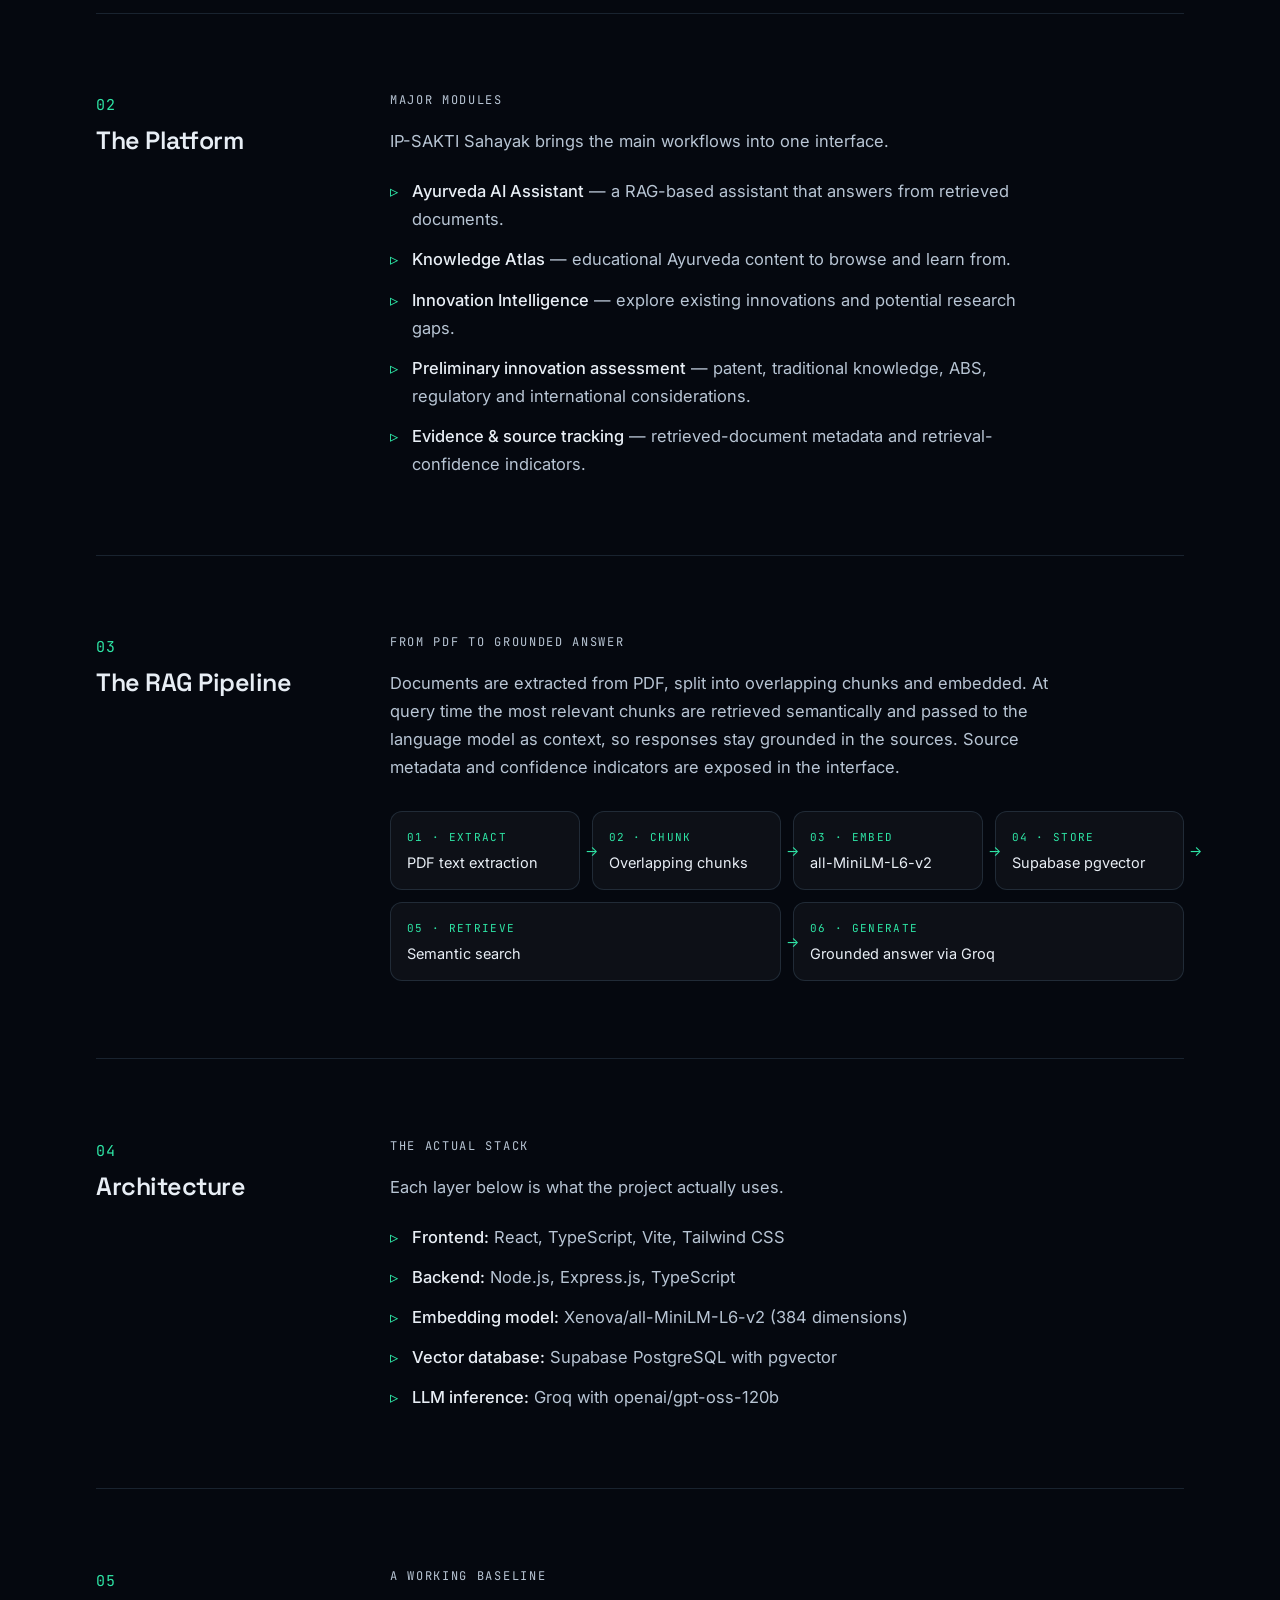
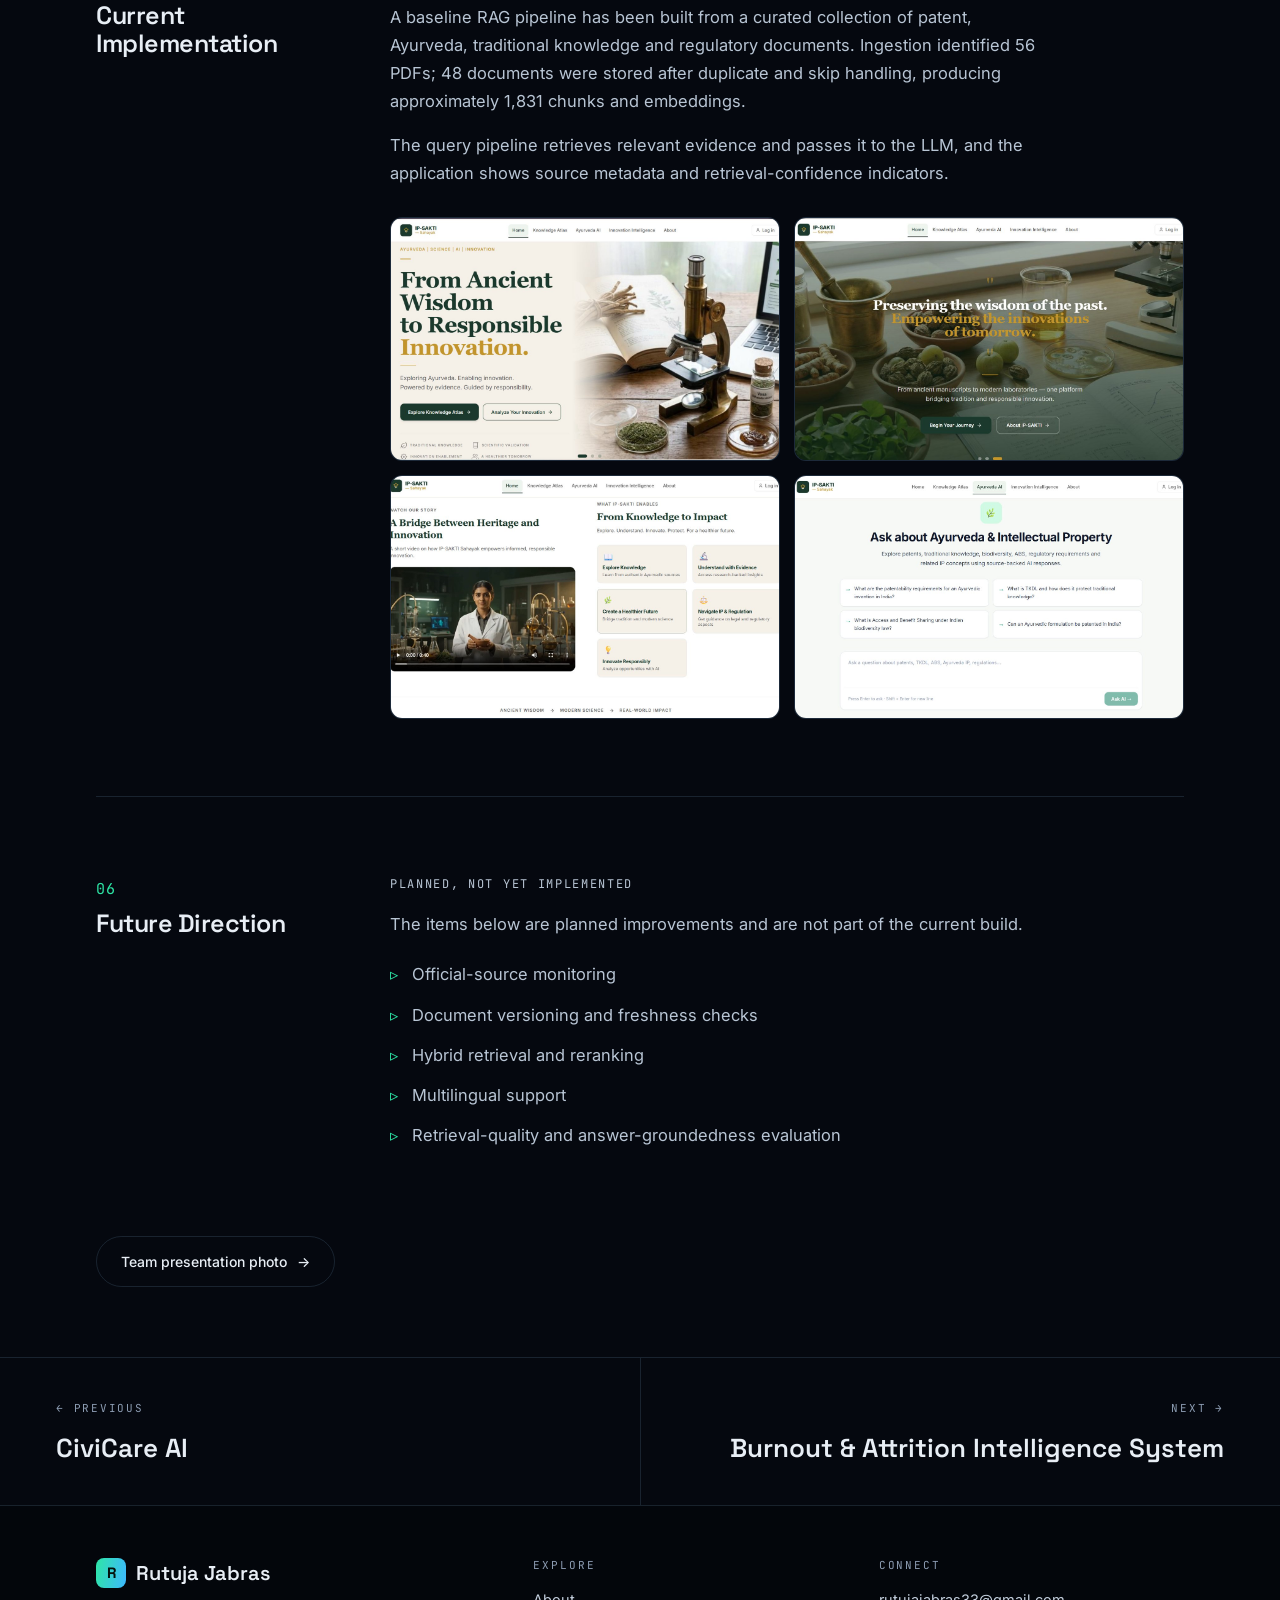
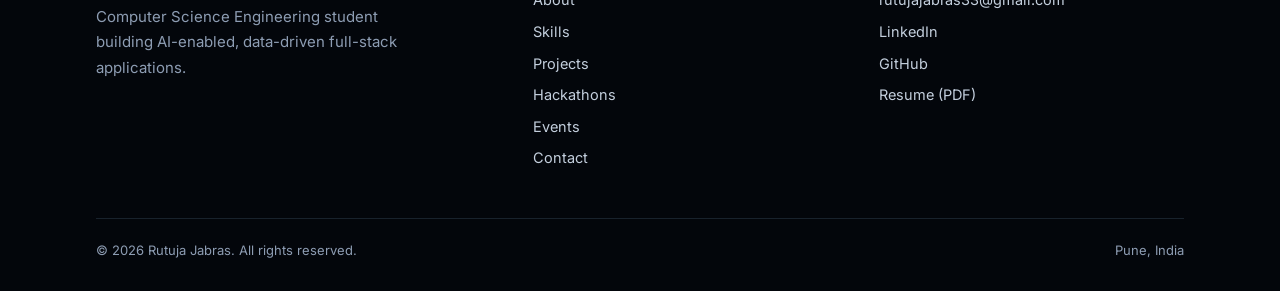
<file: projects/ip-sakti/index.html>
<!doctype html>
<html lang="en">
<head>
<meta charset="utf-8">
<meta name="viewport" content="width=device-width,initial-scale=1">
<title>IP-SAKTI Sahayak — Case Study | Rutuja Jabras</title>
<meta name="description" content="An AI platform that helps Ayurveda researchers, students and innovators navigate intellectual property, traditional knowledge, biodiversity and regulatory considerations.">
<meta property="og:title" content="IP-SAKTI Sahayak — Case Study | Rutuja Jabras">
<meta property="og:description" content="An AI platform that helps Ayurveda researchers, students and innovators navigate intellectual property, traditional knowledge, biodiversity and regulatory considerations.">
<meta property="og:image" content="/assets/img/profile/profile.jpg">
<meta name="theme-color" content="#05080f">
<link rel="icon" href="data:image/svg+xml,%3Csvg xmlns='http://www.w3.org/2000/svg' viewBox='0 0 32 32'%3E%3Crect width='32' height='32' rx='7' fill='%2305080f'/%3E%3Ctext x='16' y='23' font-size='19' text-anchor='middle' fill='%232ee6a6' font-family='monospace' font-weight='700'%3ER%3C/text%3E%3C/svg%3E">
<link rel="preconnect" href="https://fonts.googleapis.com">
<link rel="preconnect" href="https://fonts.gstatic.com" crossorigin>
<link href="https://fonts.googleapis.com/css2?family=Inter:wght@400;500&family=JetBrains+Mono:wght@400;500&family=Space+Grotesk:wght@500;600&display=swap" rel="stylesheet">
<link rel="stylesheet" href="/assets/css/style.css">
</head>
<body>
<a class="skip" href="#main">Skip to content</a>
<div class="loader" aria-hidden="true"><div class="in"><small>INITIALIZING PORTFOLIO</small><strong>Rutuja Jabras</strong><div class="bar"><i></i></div><div class="pc">0%</div></div></div>
<div class="progress" aria-hidden="true"></div><div class="glow" aria-hidden="true"></div>
<header class="site-header"><div class="wrap nav">
  <a class="brand" href="/" aria-label="Rutuja Jabras — home"><b>R</b>Rutuja</a>
  <nav class="menu" id="menu" aria-label="Main"><a href="/">Home</a><a href="/#about">About</a><a href="/#skills">Skills</a><a href="/#projects" aria-current="page">Projects</a><a href="/#hackathons">Hackathons</a><a href="/#events">Events</a><a href="/#psychology">Psychology</a><a href="/#experience">Experience</a><a href="/#contact">Contact</a><a class="btn solid" href="/assets/Rutuja_Jabras_Resume.pdf" target="_blank" rel="noopener">Resume</a></nav>
  <button class="burger" aria-label="Menu" aria-expanded="false" aria-controls="menu"><i></i></button>
</div></header>
<main id="main">
<section class="page-hero"><div class="wrap rv"><a class="crumb" href="/#projects">← All projects</a><p class="kicker" style="margin-top:28px">2026 · Generative AI · RAG · HealthTech · IP</p><h1>IP-SAKTI Sahayak</h1><p class="lede">AI-Powered Ayurveda, Intellectual Property & Innovation Intelligence Platform</p>
<dl class="dl"><div><dt>Domain</dt><dd>GenAI · RAG</dd></div><div><dt>Corpus</dt><dd>48 documents stored</dd></div><div><dt>Index</dt><dd>~1,831 chunks</dd></div><div><dt>Embeddings</dt><dd>384-dimensional</dd></div></dl>
<div class="hero-media"><figure class="slot cover" data-ph="IP-SAKTI Sahayak"><img src="/assets/img/projects/ip-sakti/cover.jpg" alt="IP-SAKTI Sahayak screenshot" loading="eager" decoding="async"></figure></div>
<div style="margin-top:24px"><div class="chips"><span class="chip">React</span><span class="chip">TypeScript</span><span class="chip">Vite</span><span class="chip">Tailwind CSS</span><span class="chip">Node.js</span><span class="chip">Express.js</span><span class="chip">pgvector</span><span class="chip">Groq</span></div></div></div></section>
<div class="wrap"><section class="story rv"><div class="side"><span class="num">01</span><h3>The Problem</h3></div><div class="body"><p class="kick">Scattered knowledge, slow evidence-finding</p><p class="big">Patent guidelines, traditional knowledge resources, government regulations and research relevant to Ayurveda are spread across many different sources.</p><p>For a researcher or innovator, finding the evidence and understanding the potential IP considerations can take a long time.</p></div></section><section class="story rv"><div class="side"><span class="num">02</span><h3>The Platform</h3></div><div class="body"><p class="kick">Major modules</p><p>IP-SAKTI Sahayak brings the main workflows into one interface.</p><ul class="points"><li><b>Ayurveda AI Assistant</b> — a RAG-based assistant that answers from retrieved documents.</li><li><b>Knowledge Atlas</b> — educational Ayurveda content to browse and learn from.</li><li><b>Innovation Intelligence</b> — explore existing innovations and potential research gaps.</li><li><b>Preliminary innovation assessment</b> — patent, traditional knowledge, ABS, regulatory and international considerations.</li><li><b>Evidence &amp; source tracking</b> — retrieved-document metadata and retrieval-confidence indicators.</li></ul></div></section><section class="story rv"><div class="side"><span class="num">03</span><h3>The RAG Pipeline</h3></div><div class="body"><p class="kick">From PDF to grounded answer</p><p>Documents are extracted from PDF, split into overlapping chunks and embedded. At query time the most relevant chunks are retrieved semantically and passed to the language model as context, so responses stay grounded in the sources. Source metadata and confidence indicators are exposed in the interface.</p><div class="flow"><div class="step"><b>01 · EXTRACT</b><span>PDF text extraction</span></div><div class="step"><b>02 · CHUNK</b><span>Overlapping chunks</span></div><div class="step"><b>03 · EMBED</b><span>all-MiniLM-L6-v2</span></div><div class="step"><b>04 · STORE</b><span>Supabase pgvector</span></div><div class="step"><b>05 · RETRIEVE</b><span>Semantic search</span></div><div class="step"><b>06 · GENERATE</b><span>Grounded answer via Groq</span></div></div></div></section><section class="story rv"><div class="side"><span class="num">04</span><h3>Architecture</h3></div><div class="body"><p class="kick">The actual stack</p><p>Each layer below is what the project actually uses.</p><ul class="points"><li><b>Frontend:</b> React, TypeScript, Vite, Tailwind CSS</li><li><b>Backend:</b> Node.js, Express.js, TypeScript</li><li><b>Embedding model:</b> Xenova/all-MiniLM-L6-v2 (384 dimensions)</li><li><b>Vector database:</b> Supabase PostgreSQL with pgvector</li><li><b>LLM inference:</b> Groq with openai/gpt-oss-120b</li></ul></div></section><section class="story rv"><div class="side"><span class="num">05</span><h3>Current Implementation</h3></div><div class="body"><p class="kick">A working baseline</p><p>A baseline RAG pipeline has been built from a curated collection of patent, Ayurveda, traditional knowledge and regulatory documents. Ingestion identified 56 PDFs; 48 documents were stored after duplicate and skip handling, producing approximately 1,831 chunks and embeddings.</p><p>The query pipeline retrieves relevant evidence and passes it to the LLM, and the application shows source metadata and retrieval-confidence indicators.</p><div class="gallery-block"><div class="shots"><figure class="slot "><img src="/assets/img/projects/ip-sakti/shot-1.jpg" alt="IP-SAKTI Sahayak — Homepage" loading="lazy" decoding="async"><figcaption>Homepage</figcaption></figure><figure class="slot "><img src="/assets/img/projects/ip-sakti/shot-2.jpg" alt="IP-SAKTI Sahayak — Homepage — hero carousel" loading="lazy" decoding="async"><figcaption>Homepage — hero carousel</figcaption></figure><figure class="slot "><img src="/assets/img/projects/ip-sakti/shot-3.jpg" alt="IP-SAKTI Sahayak — From knowledge to impact" loading="lazy" decoding="async"><figcaption>From knowledge to impact</figcaption></figure><figure class="slot "><img src="/assets/img/projects/ip-sakti/shot-4.jpg" alt="IP-SAKTI Sahayak — Ayurveda AI assistant" loading="lazy" decoding="async"><figcaption>Ayurveda AI assistant</figcaption></figure></div></div></div></section><section class="story rv"><div class="side"><span class="num">06</span><h3>Future Direction</h3></div><div class="body"><p class="kick">Planned, not yet implemented</p><p>The items below are planned improvements and are not part of the current build.</p><ul class="points"><li>Official-source monitoring</li><li>Document versioning and freshness checks</li><li>Hybrid retrieval and reranking</li><li>Multilingual support</li><li>Retrieval-quality and answer-groundedness evaluation</li></ul></div></section>
<div class="after"><a class="btn ghost" href="/#events">Team presentation photo <span class="ar" aria-hidden="true">→</span></a></div></div>
<nav class="pager" aria-label="Previous and next"><a href="/projects/civiccare-ai/"><small>← Previous</small><strong>CiviCare AI</strong></a><a href="/projects/burnout-attrition/"><small>Next →</small><strong>Burnout & Attrition Intelligence System</strong></a></nav>
</main>
<footer class="site-footer"><div class="wrap">
  <div class="foot">
    <div><a class="brand" href="/"><b>R</b>Rutuja Jabras</a><p style="color:var(--muted);margin-top:14px;max-width:36ch;font-size:15px">Computer Science Engineering student building AI-enabled, data-driven full-stack applications.</p></div>
    <div><h5>Explore</h5><ul><li><a href="/#about">About</a></li><li><a href="/#skills">Skills</a></li><li><a href="/#projects">Projects</a></li><li><a href="/#hackathons">Hackathons</a></li><li><a href="/#events">Events</a></li><li><a href="/#contact">Contact</a></li></ul></div>
    <div><h5>Connect</h5><ul><li><a href="mailto:rutujajabras33@gmail.com">rutujajabras33@gmail.com</a></li><li><a href="https://www.linkedin.com/in/rutuja-jabras" target="_blank" rel="noopener">LinkedIn</a></li><li><a href="https://github.com/rutuja3305" target="_blank" rel="noopener">GitHub</a></li><li><a href="/assets/Rutuja_Jabras_Resume.pdf" target="_blank" rel="noopener">Resume (PDF)</a></li></ul></div>
  </div>
  <div class="copy"><span>© 2026 Rutuja Jabras. All rights reserved.</span><span>Pune, India</span></div>
</div></footer>
<script src="/assets/js/main.js" defer></script>
</body>
</html>
</file>
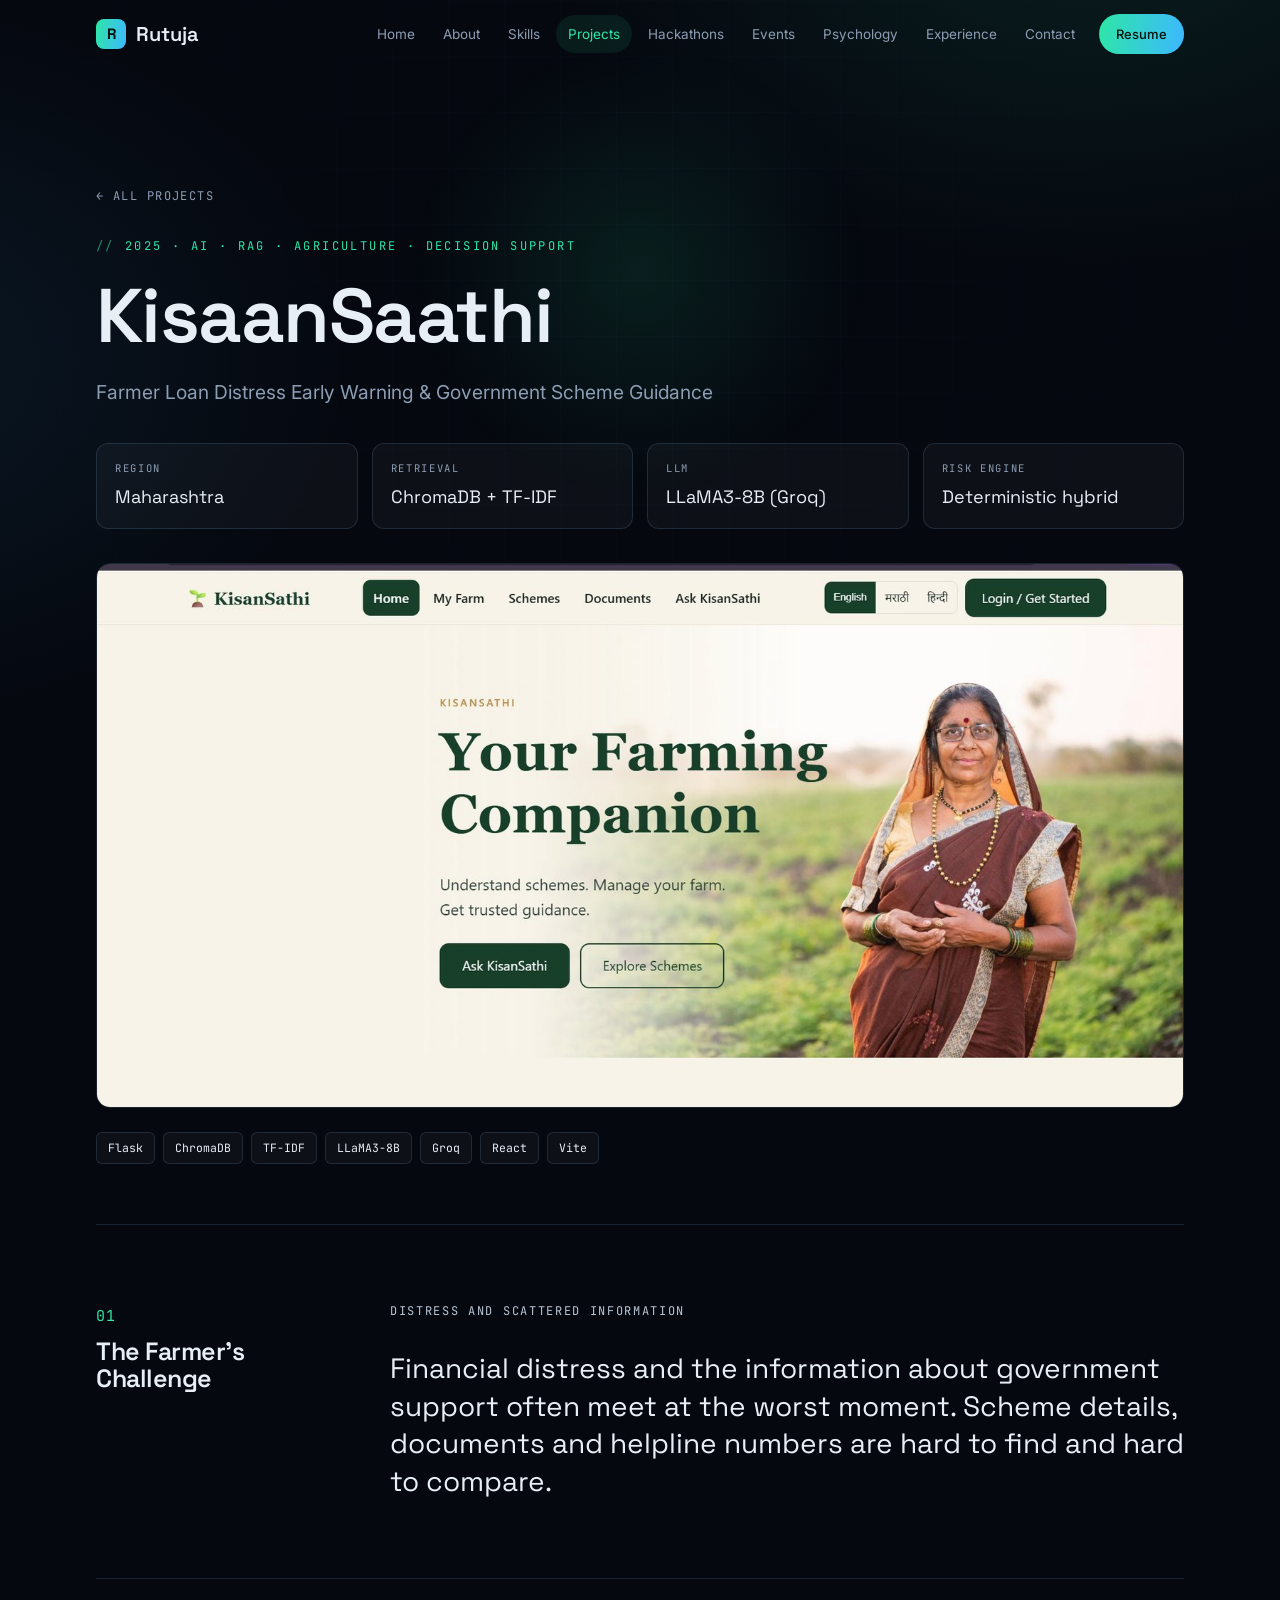
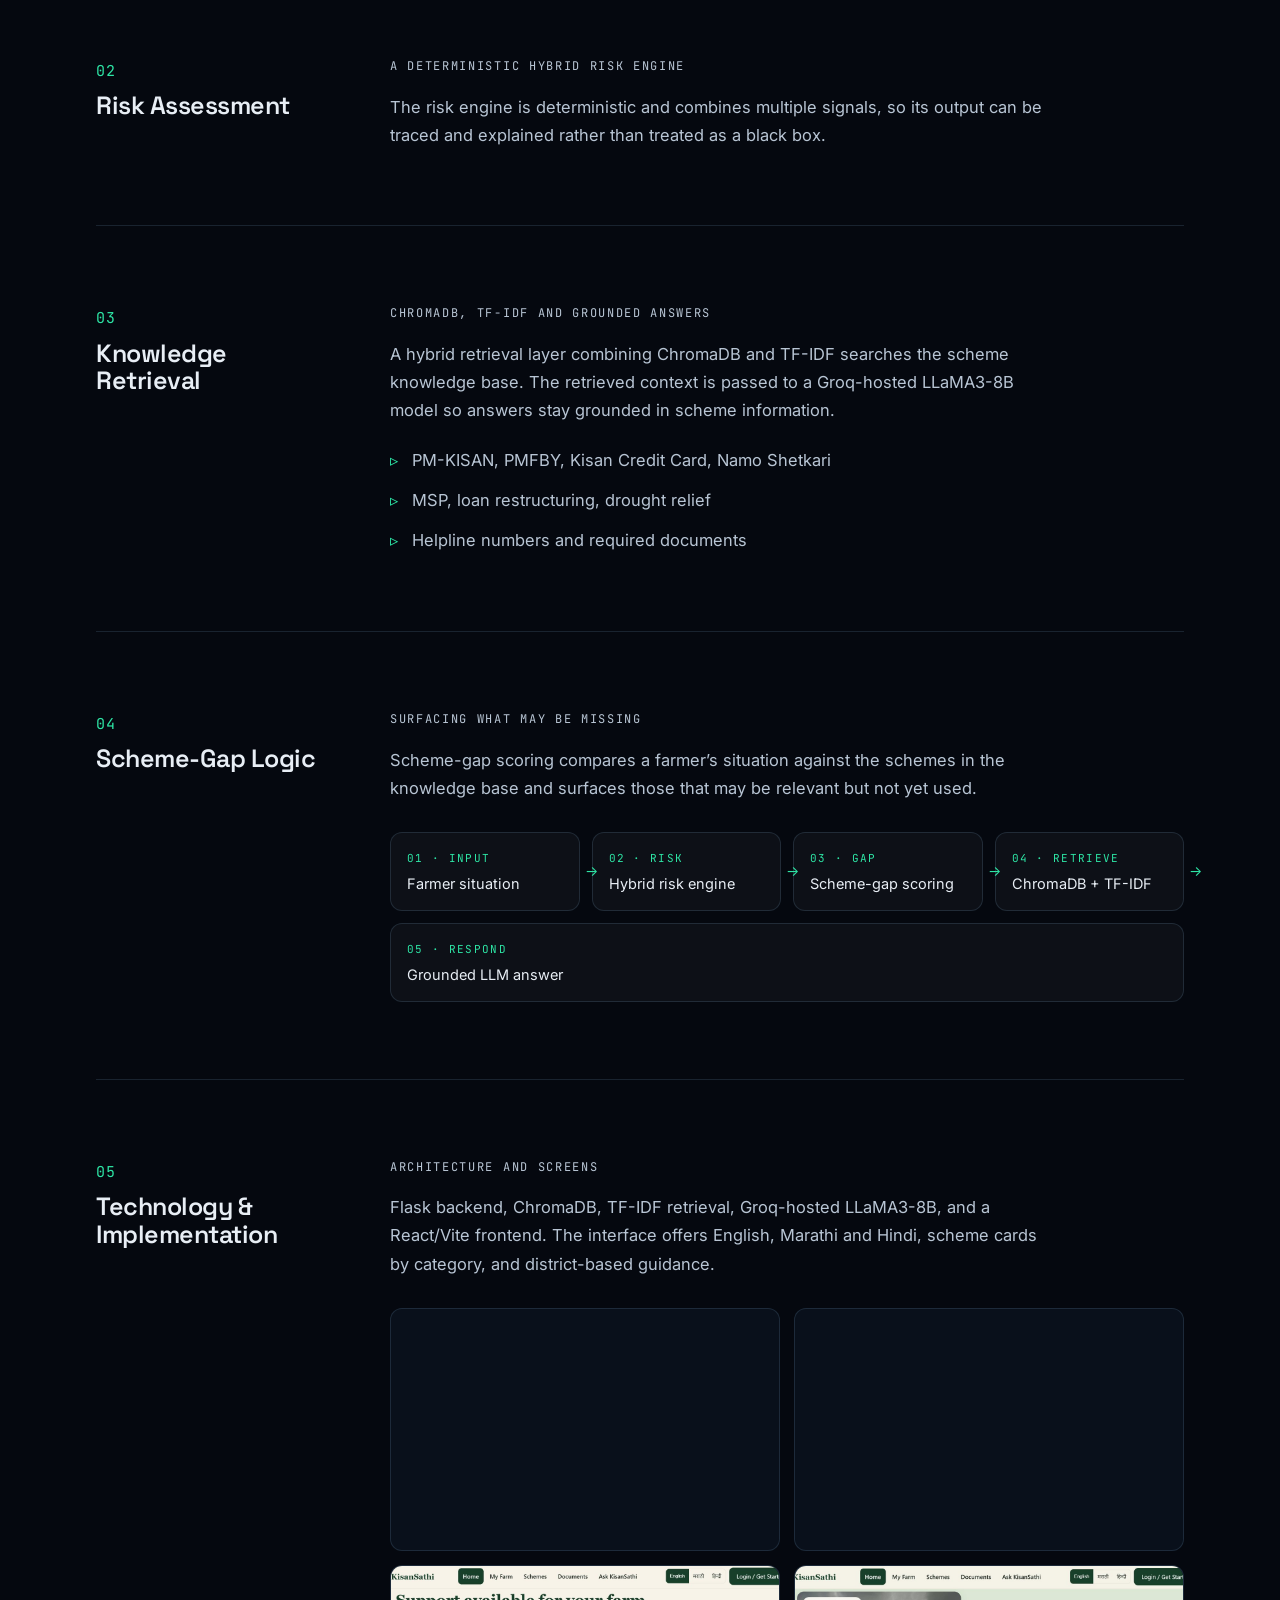
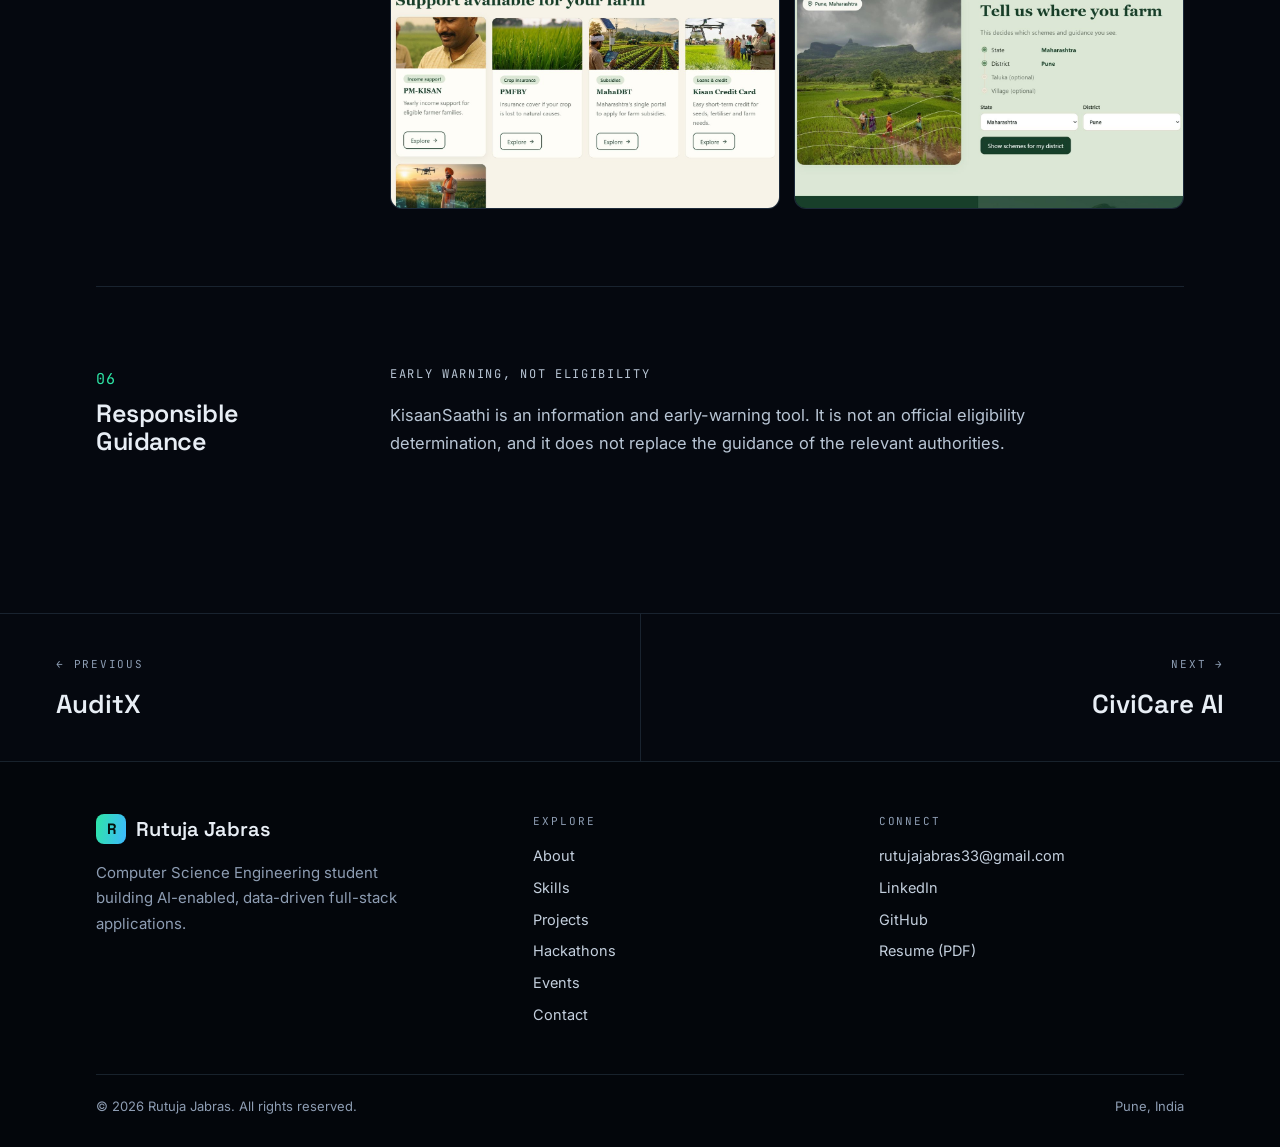
<file: projects/kisaansaathi/index.html>
<!doctype html>
<html lang="en">
<head>
<meta charset="utf-8">
<meta name="viewport" content="width=device-width,initial-scale=1">
<title>KisaanSaathi — Case Study | Rutuja Jabras</title>
<meta name="description" content="A farmer-facing AI system for Maharashtra that helps farmers understand loan or debt distress risk and discover potentially relevant government support schemes.">
<meta property="og:title" content="KisaanSaathi — Case Study | Rutuja Jabras">
<meta property="og:description" content="A farmer-facing AI system for Maharashtra that helps farmers understand loan or debt distress risk and discover potentially relevant government support schemes.">
<meta property="og:image" content="/assets/img/profile/profile.jpg">
<meta name="theme-color" content="#05080f">
<link rel="icon" href="data:image/svg+xml,%3Csvg xmlns='http://www.w3.org/2000/svg' viewBox='0 0 32 32'%3E%3Crect width='32' height='32' rx='7' fill='%2305080f'/%3E%3Ctext x='16' y='23' font-size='19' text-anchor='middle' fill='%232ee6a6' font-family='monospace' font-weight='700'%3ER%3C/text%3E%3C/svg%3E">
<link rel="preconnect" href="https://fonts.googleapis.com">
<link rel="preconnect" href="https://fonts.gstatic.com" crossorigin>
<link href="https://fonts.googleapis.com/css2?family=Inter:wght@400;500&family=JetBrains+Mono:wght@400;500&family=Space+Grotesk:wght@500;600&display=swap" rel="stylesheet">
<link rel="stylesheet" href="/assets/css/style.css">
</head>
<body>
<a class="skip" href="#main">Skip to content</a>
<div class="loader" aria-hidden="true"><div class="in"><small>INITIALIZING PORTFOLIO</small><strong>Rutuja Jabras</strong><div class="bar"><i></i></div><div class="pc">0%</div></div></div>
<div class="progress" aria-hidden="true"></div><div class="glow" aria-hidden="true"></div>
<header class="site-header"><div class="wrap nav">
  <a class="brand" href="/" aria-label="Rutuja Jabras — home"><b>R</b>Rutuja</a>
  <nav class="menu" id="menu" aria-label="Main"><a href="/">Home</a><a href="/#about">About</a><a href="/#skills">Skills</a><a href="/#projects" aria-current="page">Projects</a><a href="/#hackathons">Hackathons</a><a href="/#events">Events</a><a href="/#psychology">Psychology</a><a href="/#experience">Experience</a><a href="/#contact">Contact</a><a class="btn solid" href="/assets/Rutuja_Jabras_Resume.pdf" target="_blank" rel="noopener">Resume</a></nav>
  <button class="burger" aria-label="Menu" aria-expanded="false" aria-controls="menu"><i></i></button>
</div></header>
<main id="main">
<section class="page-hero"><div class="wrap rv"><a class="crumb" href="/#projects">← All projects</a><p class="kicker" style="margin-top:28px">2025 · AI · RAG · Agriculture · Decision Support</p><h1>KisaanSaathi</h1><p class="lede">Farmer Loan Distress Early Warning & Government Scheme Guidance</p>
<dl class="dl"><div><dt>Region</dt><dd>Maharashtra</dd></div><div><dt>Retrieval</dt><dd>ChromaDB + TF-IDF</dd></div><div><dt>LLM</dt><dd>LLaMA3-8B (Groq)</dd></div><div><dt>Risk engine</dt><dd>Deterministic hybrid</dd></div></dl>
<div class="hero-media"><figure class="slot cover" data-ph="KisaanSaathi"><img src="/assets/img/projects/kisaansaathi/cover.jpg" alt="KisaanSaathi screenshot" loading="eager" decoding="async"></figure></div>
<div style="margin-top:24px"><div class="chips"><span class="chip">Flask</span><span class="chip">ChromaDB</span><span class="chip">TF-IDF</span><span class="chip">LLaMA3-8B</span><span class="chip">Groq</span><span class="chip">React</span><span class="chip">Vite</span></div></div></div></section>
<div class="wrap"><section class="story rv"><div class="side"><span class="num">01</span><h3>The Farmer’s Challenge</h3></div><div class="body"><p class="kick">Distress and scattered information</p><p class="big">Financial distress and the information about government support often meet at the worst moment. Scheme details, documents and helpline numbers are hard to find and hard to compare.</p></div></section><section class="story rv"><div class="side"><span class="num">02</span><h3>Risk Assessment</h3></div><div class="body"><p class="kick">A deterministic hybrid risk engine</p><p>The risk engine is deterministic and combines multiple signals, so its output can be traced and explained rather than treated as a black box.</p></div></section><section class="story rv"><div class="side"><span class="num">03</span><h3>Knowledge Retrieval</h3></div><div class="body"><p class="kick">ChromaDB, TF-IDF and grounded answers</p><p>A hybrid retrieval layer combining ChromaDB and TF-IDF searches the scheme knowledge base. The retrieved context is passed to a Groq-hosted LLaMA3-8B model so answers stay grounded in scheme information.</p><ul class="points"><li>PM-KISAN, PMFBY, Kisan Credit Card, Namo Shetkari</li><li>MSP, loan restructuring, drought relief</li><li>Helpline numbers and required documents</li></ul></div></section><section class="story rv"><div class="side"><span class="num">04</span><h3>Scheme-Gap Logic</h3></div><div class="body"><p class="kick">Surfacing what may be missing</p><p>Scheme-gap scoring compares a farmer’s situation against the schemes in the knowledge base and surfaces those that may be relevant but not yet used.</p><div class="flow"><div class="step"><b>01 · INPUT</b><span>Farmer situation</span></div><div class="step"><b>02 · RISK</b><span>Hybrid risk engine</span></div><div class="step"><b>03 · GAP</b><span>Scheme-gap scoring</span></div><div class="step"><b>04 · RETRIEVE</b><span>ChromaDB + TF-IDF</span></div><div class="step"><b>05 · RESPOND</b><span>Grounded LLM answer</span></div></div></div></section><section class="story rv"><div class="side"><span class="num">05</span><h3>Technology & Implementation</h3></div><div class="body"><p class="kick">Architecture and screens</p><p>Flask backend, ChromaDB, TF-IDF retrieval, Groq-hosted LLaMA3-8B, and a React/Vite frontend. The interface offers English, Marathi and Hindi, scheme cards by category, and district-based guidance.</p><div class="gallery-block"><div class="shots"><figure class="slot "><img src="/assets/img/projects/kisaansaathi/shot-1.jpg" alt="KisaanSaathi — Home" loading="lazy" decoding="async"><figcaption>Home</figcaption></figure><figure class="slot "><img src="/assets/img/projects/kisaansaathi/shot-2.jpg" alt="KisaanSaathi — Modern farming tools" loading="lazy" decoding="async"><figcaption>Modern farming tools</figcaption></figure><figure class="slot "><img src="/assets/img/projects/kisaansaathi/shot-3.jpg" alt="KisaanSaathi — Support available for your farm" loading="lazy" decoding="async"><figcaption>Support available for your farm</figcaption></figure><figure class="slot "><img src="/assets/img/projects/kisaansaathi/shot-4.jpg" alt="KisaanSaathi — Location selection — state and district" loading="lazy" decoding="async"><figcaption>Location selection — state and district</figcaption></figure></div></div></div></section><section class="story rv"><div class="side"><span class="num">06</span><h3>Responsible Guidance</h3></div><div class="body"><p class="kick">Early warning, not eligibility</p><p>KisaanSaathi is an information and early-warning tool. It is not an official eligibility determination, and it does not replace the guidance of the relevant authorities.</p></div></section>
<div class="after"></div></div>
<nav class="pager" aria-label="Previous and next"><a href="/projects/auditx/"><small>← Previous</small><strong>AuditX</strong></a><a href="/projects/civiccare-ai/"><small>Next →</small><strong>CiviCare AI</strong></a></nav>
</main>
<footer class="site-footer"><div class="wrap">
  <div class="foot">
    <div><a class="brand" href="/"><b>R</b>Rutuja Jabras</a><p style="color:var(--muted);margin-top:14px;max-width:36ch;font-size:15px">Computer Science Engineering student building AI-enabled, data-driven full-stack applications.</p></div>
    <div><h5>Explore</h5><ul><li><a href="/#about">About</a></li><li><a href="/#skills">Skills</a></li><li><a href="/#projects">Projects</a></li><li><a href="/#hackathons">Hackathons</a></li><li><a href="/#events">Events</a></li><li><a href="/#contact">Contact</a></li></ul></div>
    <div><h5>Connect</h5><ul><li><a href="mailto:rutujajabras33@gmail.com">rutujajabras33@gmail.com</a></li><li><a href="https://www.linkedin.com/in/rutuja-jabras" target="_blank" rel="noopener">LinkedIn</a></li><li><a href="https://github.com/rutuja3305" target="_blank" rel="noopener">GitHub</a></li><li><a href="/assets/Rutuja_Jabras_Resume.pdf" target="_blank" rel="noopener">Resume (PDF)</a></li></ul></div>
  </div>
  <div class="copy"><span>© 2026 Rutuja Jabras. All rights reserved.</span><span>Pune, India</span></div>
</div></footer>
<script src="/assets/js/main.js" defer></script>
</body>
</html>
</file>
<file: assets/css/style.css>
/* ===== Tokens ===== */
:root{
  --bg:#05080f;--bg2:#09101b;--panel:rgba(255,255,255,.035);--panel2:rgba(255,255,255,.06);
  --line:rgba(130,180,215,.16);--line2:rgba(46,230,166,.38);
  --text:#e8eef5;--muted:#8d9db3;
  --a:#2ee6a6;--b:#3db8ff;--warn:#ffb454;
  --grad:linear-gradient(100deg,var(--a),var(--b));
  --display:'Space Grotesk','Inter',system-ui,sans-serif;
  --body:'Inter',system-ui,-apple-system,'Segoe UI',sans-serif;
  --mono:'JetBrains Mono',ui-monospace,Menlo,monospace;
  --max:1200px;--gut:clamp(20px,5vw,56px);--r:14px;
}
*{box-sizing:border-box;margin:0;padding:0}
html{scroll-behavior:smooth;scroll-padding-top:76px;-webkit-text-size-adjust:100%}
body{background:var(--bg);color:var(--text);font-family:var(--body);font-size:16.5px;line-height:1.7;overflow-x:hidden;-webkit-font-smoothing:antialiased}
body::before{content:"";position:fixed;inset:0;z-index:-2;background:
  radial-gradient(900px 600px at 85% -10%,rgba(46,230,166,.10),transparent 60%),
  radial-gradient(800px 600px at -10% 40%,rgba(61,184,255,.09),transparent 60%),var(--bg)}
body::after{content:"";position:fixed;inset:0;z-index:-1;pointer-events:none;opacity:.5;
  background-image:linear-gradient(rgba(130,180,215,.045) 1px,transparent 1px),linear-gradient(90deg,rgba(130,180,215,.045) 1px,transparent 1px);background-size:56px 56px;
  -webkit-mask-image:radial-gradient(ellipse at 50% 30%,#000 20%,transparent 75%);mask-image:radial-gradient(ellipse at 50% 30%,#000 20%,transparent 75%)}
img{max-width:100%;display:block}
a{color:inherit;text-decoration:none}
ul{list-style:none}
button{font:inherit;cursor:pointer;border:0;background:none;color:inherit}
:focus-visible{outline:2px solid var(--a);outline-offset:3px}
.wrap{max-width:var(--max);margin:0 auto;padding:0 var(--gut)}
.skip{position:absolute;left:-999px;top:8px;background:var(--a);color:#04110c;padding:8px 14px;z-index:500}
.skip:focus{left:8px}
::selection{background:var(--a);color:#04110c}

/* ===== Type ===== */
h1,h2,h3,h4{font-family:var(--display);font-weight:600;line-height:1.1;letter-spacing:-.02em}
h1{font-size:clamp(42px,7vw,92px)}
h2{font-size:clamp(30px,4.2vw,54px)}
h3{font-size:clamp(22px,2.4vw,30px)}
h4{font-size:19px}
.g{background:var(--grad);-webkit-background-clip:text;background-clip:text;color:transparent}
.kicker{font-family:var(--mono);font-size:12px;letter-spacing:.2em;text-transform:uppercase;color:var(--a);display:flex;gap:10px;align-items:center}
.kicker::before{content:"//";opacity:.6}
.lede{font-size:clamp(17px,1.5vw,19.5px);color:var(--muted);max-width:62ch}
.mono{font-family:var(--mono)}
.num{font-family:var(--mono);font-size:13px;color:var(--a);letter-spacing:.08em}
p+p{margin-top:1em}

/* ===== Loader / progress / cursor glow ===== */
.loader{position:fixed;inset:0;z-index:600;background:var(--bg);display:grid;place-items:center;transition:opacity .7s,visibility .7s}
.loader.done{opacity:0;visibility:hidden}
.loader .in{text-align:center;font-family:var(--mono);width:min(360px,80vw)}
.loader small{font-size:11px;letter-spacing:.3em;color:var(--muted)}
.loader strong{display:block;font-family:var(--display);font-size:clamp(34px,6vw,56px);margin:10px 0 18px}
.loader .bar{height:2px;background:var(--line);position:relative;overflow:hidden}
.loader .bar i{position:absolute;inset:0;background:var(--grad);transform:scaleX(0);transform-origin:left}
.loader .pc{margin-top:12px;font-size:13px;color:var(--a)}
.progress{position:fixed;top:0;left:0;height:2px;width:0;background:var(--grad);z-index:300}
.glow{position:fixed;width:520px;height:520px;border-radius:50%;pointer-events:none;z-index:-1;background:radial-gradient(circle,rgba(46,230,166,.10),transparent 62%);transform:translate(-50%,-50%);left:50%;top:30%;transition:opacity .4s}

/* ===== Header ===== */
.site-header{position:fixed;top:0;left:0;right:0;z-index:200;transition:background .3s,border-color .3s;border-bottom:1px solid transparent}
.site-header.solid{background:rgba(5,8,15,.82);backdrop-filter:blur(14px);border-color:var(--line)}
.nav{display:flex;align-items:center;justify-content:space-between;height:68px;gap:20px}
.brand{font-family:var(--display);font-weight:600;font-size:20px;display:flex;align-items:center;gap:10px}
.brand b{display:grid;place-items:center;width:30px;height:30px;border-radius:8px;background:var(--grad);color:#04110c;font-size:15px}
.menu{display:flex;gap:4px;align-items:center}
.menu a{font-size:13.5px;padding:8px 12px;border-radius:999px;color:var(--muted);transition:color .25s,background .25s}
.menu a:hover{color:var(--text)}
.menu a.on,.menu a[aria-current="page"]{color:var(--a);background:rgba(46,230,166,.09)}
.btn{display:inline-flex;align-items:center;gap:10px;padding:13px 24px;border-radius:999px;font-size:14px;font-weight:500;border:1px solid var(--line);transition:transform .25s,box-shadow .25s,background .25s,border-color .25s;position:relative}
.btn.solid{background:var(--grad);color:#04110c;border-color:transparent}
.btn.solid:hover{box-shadow:0 8px 30px rgba(46,230,166,.35);transform:translateY(-2px)}
.btn.ghost:hover{border-color:var(--a);background:rgba(46,230,166,.07)}
.btn .ar{transition:transform .25s}.btn:hover .ar{transform:translateX(4px)}
.menu .btn{padding:8px 16px;margin-left:8px;font-size:13px}
.burger{display:none;width:44px;height:44px;position:relative}
.burger i,.burger i::before{content:"";position:absolute;left:11px;right:11px;height:1.5px;background:var(--text);transition:transform .3s}
.burger i{top:21px}.burger i::before{left:0;right:0;top:-7px}
.burger[aria-expanded="true"] i{transform:rotate(45deg)}
.burger[aria-expanded="true"] i::before{transform:translateY(7px) rotate(-90deg)}

/* ===== Sections ===== */
section{position:relative}
.sec{padding:clamp(80px,10vw,130px) 0}
.sec-head{display:grid;gap:16px;margin-bottom:clamp(36px,5vw,60px);max-width:760px}
.sec-head.center{text-align:center;margin-inline:auto;justify-items:center}
.sec-head p{color:var(--muted)}
.panel{border:1px solid var(--line);background:var(--panel);border-radius:var(--r);backdrop-filter:blur(4px);transition:border-color .35s,transform .35s,box-shadow .35s}
.panel:hover{border-color:var(--line2)}

/* ===== Hero ===== */
.hero{min-height:100svh;display:flex;align-items:center;padding:110px 0 70px;overflow:hidden}
.slides{position:absolute;inset:0;z-index:-1}
.slides img{position:absolute;inset:0;width:100%;height:100%;object-fit:cover;opacity:0;transition:opacity 1.6s ease;filter:saturate(.8) brightness(.55)}
.slides img.on{opacity:.38}
.slides::after{content:"";position:absolute;inset:0;background:linear-gradient(90deg,var(--bg) 22%,rgba(5,8,15,.55) 60%,rgba(5,8,15,.7)),linear-gradient(0deg,var(--bg),transparent 35%)}
#fx{position:absolute;inset:0;width:100%;height:100%;z-index:-1;pointer-events:none}
.hero .grid{display:grid;grid-template-columns:1.25fr .75fr;gap:clamp(30px,6vw,80px);align-items:center}
.chip-row{display:flex;gap:8px;flex-wrap:wrap;margin-bottom:26px}
.tag{font-family:var(--mono);font-size:11.5px;letter-spacing:.1em;padding:6px 13px;border:1px solid var(--line);border-radius:999px;color:var(--a);background:rgba(46,230,166,.06)}
.hello{font-family:var(--mono);color:var(--muted);font-size:14px;margin-bottom:10px}
.hero h1{margin-bottom:18px}
.role{font-family:var(--display);font-size:clamp(21px,2.6vw,32px);color:var(--text);min-height:1.4em;margin-bottom:22px}
.role span.t{color:var(--a)}.role .cur{display:inline-block;width:2px;height:1em;background:var(--a);margin-left:3px;vertical-align:-.12em;animation:blink 1s steps(1) infinite}
@keyframes blink{50%{opacity:0}}
.hero .lede{margin-bottom:34px}
.actions{display:flex;gap:14px;flex-wrap:wrap}
.socials{display:flex;gap:10px;margin-top:34px;flex-wrap:wrap}
.socials a{font-family:var(--mono);font-size:12px;letter-spacing:.08em;padding:9px 15px;border:1px solid var(--line);border-radius:8px;color:var(--muted);transition:.25s}
.socials a:hover{color:var(--a);border-color:var(--a)}
.portrait{position:relative;width:min(380px,80%);margin-inline:auto;aspect-ratio:1}
.portrait::before{content:"";position:absolute;inset:-6px;border-radius:50%;background:conic-gradient(from 0deg,var(--a),var(--b),transparent 55%,var(--a));animation:spin 8s linear infinite;-webkit-mask:radial-gradient(farthest-side,transparent calc(100% - 3px),#000 calc(100% - 2px));mask:radial-gradient(farthest-side,transparent calc(100% - 3px),#000 calc(100% - 2px))}
@keyframes spin{to{transform:rotate(360deg)}}
.portrait img{width:100%;height:100%;border-radius:50%;object-fit:cover;box-shadow:0 0 90px rgba(46,230,166,.2)}
.float{position:absolute;font-family:var(--mono);font-size:11.5px;padding:8px 13px;border-radius:10px;border:1px solid var(--line);background:rgba(9,16,27,.85);backdrop-filter:blur(8px);color:var(--text);animation:fl 5s ease-in-out infinite}
.float i{color:var(--a);font-style:normal}
.float.f1{top:6%;left:-14%}.float.f2{bottom:14%;right:-12%;animation-delay:-2s}.float.f3{bottom:-4%;left:6%;animation-delay:-3.4s}
@keyframes fl{50%{transform:translateY(-10px)}}
.scrollcue{position:absolute;bottom:22px;left:50%;transform:translateX(-50%);font-family:var(--mono);font-size:11px;letter-spacing:.25em;color:var(--muted)}
.scrollcue::after{content:"";display:block;width:1px;height:34px;background:var(--grad);margin:8px auto 0;animation:cue 2s ease-in-out infinite}
@keyframes cue{50%{transform:scaleY(.4);transform-origin:top}}

/* ===== Marquee ===== */
.marq{overflow:hidden;border-block:1px solid var(--line);padding:18px 0;background:rgba(255,255,255,.015)}
.marq div{display:flex;gap:44px;width:max-content;animation:mq 42s linear infinite;font-family:var(--mono);font-size:14px;color:var(--muted);letter-spacing:.05em}
.marq span{display:flex;align-items:center;gap:44px;white-space:nowrap}
.marq span::after{content:"◆";color:var(--a);font-size:8px}
@keyframes mq{to{transform:translateX(-50%)}}

/* ===== About ===== */
.about{display:grid;grid-template-columns:.8fr 1.2fr;gap:clamp(30px,6vw,86px);align-items:start}
.about .ph{position:sticky;top:100px}
.about .ph .imgbox{position:relative;border-radius:var(--r);overflow:hidden;border:1px solid var(--line)}
.about .ph img{width:100%;aspect-ratio:4/5;object-fit:cover;object-position:46% 28%}
.about .ph .imgbox::after{content:"";position:absolute;inset:0;background:linear-gradient(0deg,rgba(5,8,15,.5),transparent 40%)}
.about .ph .lbl{position:absolute;left:16px;bottom:14px;z-index:2;font-family:var(--mono);font-size:11px;letter-spacing:.14em;color:var(--a)}
.trio{display:grid;gap:14px;margin:34px 0}
.trio .panel{padding:22px 24px;display:grid;grid-template-columns:44px 1fr;gap:6px 16px}
.trio .num{grid-row:span 3;font-size:20px}
.trio small{font-family:var(--mono);font-size:11px;letter-spacing:.18em;color:var(--muted)}
.trio h4{color:var(--text)}.trio p{color:var(--muted);font-size:15px}
.stats{display:grid;grid-template-columns:repeat(4,1fr);gap:14px}
.stats .panel{padding:20px;text-align:center}
.stats b{display:block;font-family:var(--display);font-size:clamp(30px,3.4vw,44px);font-weight:600}
.stats span{font-family:var(--mono);font-size:11px;letter-spacing:.14em;color:var(--muted);text-transform:uppercase}

/* ===== Skills ===== */
.tabs{display:flex;gap:8px;flex-wrap:wrap;margin-bottom:26px}
.tabs button{padding:11px 18px;border:1px solid var(--line);border-radius:999px;font-size:14px;color:var(--muted);transition:.25s;display:flex;gap:10px}
.tabs button .num{font-size:11px}
.tabs button:hover{color:var(--text)}
.tabs button[aria-selected="true"]{background:rgba(46,230,166,.1);border-color:var(--a);color:var(--a)}
.tabpanel[hidden]{display:none}
.tabpanel{display:grid;grid-template-columns:.8fr 1.2fr;gap:30px;padding:34px;animation:fade .5s}
@keyframes fade{from{opacity:0;transform:translateY(10px)}}
.tabpanel .lab{font-family:var(--mono);font-size:12px;letter-spacing:.2em;color:var(--a)}
.tabpanel h3{margin:10px 0 12px}.tabpanel p{color:var(--muted)}
.rows{display:grid;gap:14px}
.rows div{display:grid;grid-template-columns:130px 1fr;gap:14px;align-items:baseline;padding-bottom:14px;border-bottom:1px dashed var(--line)}
.rows div:last-child{border:0}
.rows dt{font-family:var(--mono);font-size:11px;letter-spacing:.14em;color:var(--muted)}
.rows dd{font-size:15.5px}
.chips{display:flex;flex-wrap:wrap;gap:8px}
.chip{font-family:var(--mono);font-size:11.5px;padding:5px 11px;border:1px solid var(--line);border-radius:6px;color:var(--text);background:var(--panel)}

/* ===== Projects ===== */
.filters{display:flex;gap:8px;flex-wrap:wrap;margin-bottom:34px}
.filters button{padding:9px 18px;border:1px solid var(--line);border-radius:999px;font-size:13.5px;color:var(--muted);transition:.25s}
.filters button[aria-pressed="true"]{background:rgba(46,230,166,.1);border-color:var(--a);color:var(--a)}
.pgrid{display:grid;grid-template-columns:repeat(auto-fill,minmax(340px,1fr));gap:22px}
.pcard{display:flex;flex-direction:column;overflow:hidden;transform-style:preserve-3d}
.pcard[hidden]{display:none}
.pcard:hover{box-shadow:0 20px 60px rgba(0,0,0,.5),0 0 40px rgba(46,230,166,.08)}
.pcard .pm{display:block;aspect-ratio:16/10;overflow:hidden;position:relative;background:var(--bg2);border-bottom:1px solid var(--line)}
.pcard .pm img{width:100%;height:100%;object-fit:cover;object-position:top;transition:transform .9s cubic-bezier(.2,.7,.2,1)}
.pcard:hover .pm img{transform:scale(1.06)}
.pm .slot{position:absolute;inset:0}
.pcard .pb{padding:24px;display:flex;flex-direction:column;gap:12px;flex:1}
.pcard .dom{font-family:var(--mono);font-size:11px;letter-spacing:.12em;text-transform:uppercase;color:var(--a)}
.pcard h3{font-size:24px}
.pcard p{color:var(--muted);font-size:15px;flex:1}
.link{display:inline-flex;gap:10px;align-items:center;font-size:14.5px;color:var(--a);font-weight:500}
.link .ar{transition:transform .25s}.link:hover .ar{transform:translateX(5px)}
.empty{padding:30px 0;color:var(--muted)}

/* ===== Achievements / hackathons ===== */
.ach{display:grid;grid-template-columns:1fr 1.1fr;gap:clamp(24px,4vw,54px);padding:clamp(22px,3vw,38px);margin-bottom:26px;align-items:center}
.ach.rev .info{order:2}
.ach h3{margin:12px 0 8px}
.ach .sub{font-family:var(--mono);font-size:12.5px;color:var(--muted);letter-spacing:.06em}
.ach p{color:var(--muted);margin:16px 0}
.ach ul{display:grid;gap:8px;margin:0 0 24px}
.ach li{padding-left:22px;position:relative;font-size:15px;color:#c3cfdd}
.ach li::before{content:"▹";position:absolute;left:0;color:var(--a)}
.badges{display:flex;gap:8px;flex-wrap:wrap}
.badge{font-family:var(--mono);font-size:11px;letter-spacing:.1em;padding:6px 12px;border-radius:6px;background:rgba(46,230,166,.1);color:var(--a);border:1px solid rgba(46,230,166,.3)}
.badge.b2{background:rgba(61,184,255,.1);color:var(--b);border-color:rgba(61,184,255,.3)}
.strip{display:grid;grid-template-columns:1.6fr 1fr;grid-template-rows:1fr 1fr;gap:10px;aspect-ratio:1.25}
.strip .slot:first-child{grid-row:span 2}
.strip .slot{border-radius:10px;border:1px solid var(--line);cursor:zoom-in}

/* ===== Events ===== */
.ev{display:grid;grid-template-columns:1fr 1.15fr;gap:clamp(24px,4vw,54px);padding:clamp(22px,3vw,38px);align-items:center}
.ev .info p{color:var(--muted)}
.facts{display:grid;grid-template-columns:repeat(auto-fit,minmax(170px,1fr));gap:14px;margin-top:26px}
.facts div{border-left:2px solid var(--line2);padding-left:14px}
.facts dt{font-family:var(--mono);font-size:10.5px;letter-spacing:.16em;text-transform:uppercase;color:var(--muted)}
.facts dd{font-size:15px;margin-top:2px}
.gallery{display:grid;grid-template-columns:repeat(auto-fill,minmax(250px,1fr));gap:12px}
.gallery .slot{aspect-ratio:4/3;border-radius:10px;border:1px solid var(--line);cursor:zoom-in}
.gallery .slot.tall{aspect-ratio:3/4}
.gallery .slot.wide{grid-column:span 2;aspect-ratio:auto}
.sub-h{display:flex;gap:14px;align-items:baseline;margin:50px 0 22px}
.sub-h h3{font-size:24px}

/* ===== Psychology ===== */
.psy{overflow:hidden;isolation:isolate;border-block:1px solid var(--line)}
.psy .bgimg{position:absolute;inset:0;z-index:-2;background:url('/assets/img/psychology/green-bg.jpg') no-repeat 100% 28%/auto 130%;opacity:.55;-webkit-mask-image:linear-gradient(90deg,transparent 30%,#000 80%);mask-image:linear-gradient(90deg,transparent 30%,#000 80%)}
.psy::before{content:"";position:absolute;inset:0;z-index:-1;background:linear-gradient(90deg,var(--bg) 30%,rgba(5,25,18,.55) 70%,rgba(5,25,18,.35)),linear-gradient(180deg,var(--bg),transparent 18%,transparent 82%,var(--bg))}
.psy .inner{display:grid;grid-template-columns:1.1fr .9fr;gap:clamp(30px,5vw,70px);align-items:center}
.psy .eq{font-family:var(--mono);font-size:12px;letter-spacing:.14em;color:rgba(232,238,245,.4);margin-top:28px}
.psy .gl{border-radius:var(--r);overflow:hidden;border:1px solid var(--line);position:relative}
.psy .gl img{width:100%;aspect-ratio:4/3;object-fit:cover}
.psy .gl figcaption{position:absolute;left:0;right:0;bottom:0;padding:26px 16px 12px;font-family:var(--mono);font-size:11px;letter-spacing:.14em;color:#dfe9f1;background:linear-gradient(transparent,rgba(5,8,15,.85))}

/* ===== Experience ===== */
.tl{position:relative;padding-left:34px;max-width:860px}
.tl::before{content:"";position:absolute;left:7px;top:8px;bottom:8px;width:1px;background:linear-gradient(var(--a),transparent)}
.tl .item{position:relative;padding:26px 28px;margin-bottom:20px}
.tl .item::before{content:"";position:absolute;left:-34px;top:34px;width:15px;height:15px;border-radius:50%;background:var(--bg);border:2px solid var(--a);box-shadow:0 0 14px var(--a)}
.tl .when{font-family:var(--mono);font-size:12px;letter-spacing:.1em;color:var(--a)}
.tl h3{margin:6px 0 2px;font-size:24px}.tl .org{color:var(--muted);margin-bottom:12px}
.tl li{padding-left:20px;position:relative;color:#c3cfdd;margin:6px 0;font-size:15.5px}
.tl li::before{content:"▹";position:absolute;left:0;color:var(--a)}

/* ===== Contact / footer ===== */
.cgrid{display:grid;grid-template-columns:repeat(auto-fit,minmax(240px,1fr));gap:16px;margin-bottom:34px}
.cgrid a{padding:26px;display:block}
.cgrid small{font-family:var(--mono);font-size:11px;letter-spacing:.18em;color:var(--a)}
.cgrid b{display:block;font-family:var(--display);font-size:19px;margin-top:8px;word-break:break-word;font-weight:500}
.cgrid span{display:block;color:var(--muted);font-size:13px;margin-top:6px}
.site-footer{padding:50px 0 30px;border-top:1px solid var(--line);background:rgba(0,0,0,.25)}
.foot{display:grid;grid-template-columns:1.3fr 1fr 1fr;gap:40px}
.foot h5{font-family:var(--mono);font-size:11px;letter-spacing:.18em;text-transform:uppercase;color:var(--muted);font-weight:400;margin-bottom:14px}
.foot li{margin:7px 0;font-size:14.5px;color:#c3cfdd}
.foot a:hover{color:var(--a)}
.copy{margin-top:40px;padding-top:20px;border-top:1px solid var(--line);font-size:13px;color:var(--muted);display:flex;justify-content:space-between;flex-wrap:wrap;gap:10px}

/* ===== Case-study / story pages ===== */
.page-hero{padding:clamp(120px,15vw,180px) 0 clamp(30px,5vw,60px)}
.page-hero h1{font-size:clamp(38px,6vw,76px);margin:18px 0 18px;max-width:18ch}
.crumb{font-family:var(--mono);font-size:12px;letter-spacing:.12em;text-transform:uppercase;color:var(--muted);display:inline-flex;gap:10px}
.crumb:hover{color:var(--a)}
.dl{display:grid;grid-template-columns:repeat(auto-fit,minmax(180px,1fr));gap:14px;margin-top:34px}
.dl div{padding:16px 18px;border:1px solid var(--line);border-radius:12px;background:var(--panel)}
.dl dt{font-family:var(--mono);font-size:10.5px;letter-spacing:.16em;text-transform:uppercase;color:var(--muted)}
.dl dd{font-family:var(--display);font-size:18px;margin-top:4px}
.hero-media{margin-top:34px;border-radius:var(--r);overflow:hidden;border:1px solid var(--line)}
.hero-media .slot{aspect-ratio:16/8}
.hero-media .slot img{object-position:50% 28%}
.story{display:grid;grid-template-columns:230px 1fr;gap:clamp(24px,5vw,76px);padding:clamp(44px,6vw,80px) 0;border-top:1px solid var(--line)}
.story .side{position:sticky;top:96px;align-self:start}
.story .side .num{font-size:15px}.story .side h3{margin-top:8px;font-size:25px}
.story .body p{max-width:66ch;color:#b8c5d4}
.story .body p.big{font-family:var(--display);font-size:clamp(21px,2.3vw,28px);line-height:1.35;color:var(--text)}
.story .kick{font-family:var(--mono);font-size:12px;letter-spacing:.14em;color:var(--muted);text-transform:uppercase;margin-bottom:14px}
.points{margin-top:22px;display:grid;gap:12px;max-width:66ch}
.points li{padding-left:22px;position:relative;color:#b8c5d4}
.points li::before{content:"▹";position:absolute;left:0;color:var(--a)}
.points b{color:var(--text);font-weight:500}
.flow{display:flex;flex-wrap:wrap;gap:12px;margin-top:30px}
.flow .step{flex:1 1 150px;padding:16px;border:1px solid var(--line);border-radius:12px;background:var(--panel);position:relative}
.flow .step b{display:block;font-family:var(--mono);font-size:11px;color:var(--a);letter-spacing:.12em;font-weight:400;margin-bottom:6px}
.flow .step span{font-size:14.5px;line-height:1.4;display:block}
.flow .step:not(:last-child)::after{content:"→";position:absolute;right:-19px;top:50%;transform:translateY(-50%);color:var(--a);font-size:14px;z-index:2}
.callout{margin-top:26px;padding:18px 22px;border-left:2px solid var(--a);background:var(--panel);border-radius:0 10px 10px 0;max-width:66ch;font-size:15px;color:#b8c5d4}
.shots{display:grid;grid-template-columns:repeat(auto-fit,minmax(300px,1fr));gap:14px;margin-top:30px}
.shots .slot{aspect-ratio:16/10;border-radius:12px;border:1px solid var(--line);cursor:zoom-in}
.shots .slot img{object-position:top}
.pager{display:grid;grid-template-columns:1fr 1fr;border-top:1px solid var(--line)}
.pager a{padding:34px var(--gut);display:block;transition:background .3s}
.pager a:hover{background:var(--panel)}
.pager a:last-child{text-align:right;border-left:1px solid var(--line)}
.pager small{font-family:var(--mono);font-size:11px;letter-spacing:.16em;text-transform:uppercase;color:var(--muted)}
.pager strong{display:block;font-family:var(--display);font-weight:600;font-size:clamp(18px,2.2vw,26px);margin-top:6px}
.after{padding:10px 0 70px;display:flex;gap:14px;flex-wrap:wrap}
.nf{min-height:70vh;display:grid;place-items:center;text-align:center;padding:160px 0 80px}

/* ===== Images ===== */
.slot{position:relative;overflow:hidden;background:var(--bg2);margin:0}
.slot img{width:100%;height:100%;object-fit:cover;transition:transform .7s}
.slot:hover img{transform:scale(1.04)}
.slot figcaption{position:absolute;left:0;right:0;bottom:0;padding:26px 14px 10px;font-size:12.5px;color:#e6eef6;background:linear-gradient(transparent,rgba(5,8,15,.88));opacity:0;transition:opacity .3s}
.slot:hover figcaption{opacity:1}
.slot.missing img{display:none}
.slot.missing.cover::before{content:attr(data-ph);position:absolute;inset:0;display:grid;place-items:center;text-align:center;padding:24px;font-family:var(--display);font-size:clamp(18px,2.4vw,28px);color:var(--a);background:repeating-linear-gradient(135deg,var(--bg2) 0 14px,#0d1624 14px 15px)}
.slot.missing:not(.cover){display:none}
.gallery-block.is-empty{display:none}
.lightbox{position:fixed;inset:0;background:rgba(3,6,12,.95);z-index:700;display:none;place-items:center;padding:30px}
.lightbox.open{display:grid}
.lightbox img{max-height:82vh;max-width:min(92vw,1300px);object-fit:contain;border-radius:8px}
.lightbox p{color:#cfdae6;text-align:center;margin-top:14px;font-size:14px}
.lightbox button{position:absolute;color:#e6eef6;font-size:32px;width:56px;height:56px}
.lightbox .x{top:14px;right:14px}.lightbox .pv{left:10px;top:50%}.lightbox .nx{right:10px;top:50%}

/* ===== Reveal ===== */
.rv{opacity:0;transform:translateY(30px);transition:opacity .9s ease,transform .9s cubic-bezier(.2,.7,.2,1)}
.rv.in{opacity:1;transform:none}
.rv.d1{transition-delay:.1s}.rv.d2{transition-delay:.2s}.rv.d3{transition-delay:.3s}

/* ===== Responsive ===== */
@media(max-width:1020px){
  .menu{position:fixed;inset:68px 0 auto 0;background:rgba(5,8,15,.97);backdrop-filter:blur(14px);flex-direction:column;align-items:stretch;gap:0;padding:10px var(--gut) 26px;border-bottom:1px solid var(--line);transform:translateY(-130%);transition:transform .4s ease;max-height:calc(100svh - 68px);overflow:auto}
  .menu.open{transform:none}
  .menu a{font-size:17px;padding:14px 6px;border-radius:0;border-bottom:1px solid var(--line)}
  .menu .btn{margin:16px 0 0;justify-content:center}
  .burger{display:block}
  .hero .grid,.about,.ach,.ev,.psy .inner,.tabpanel,.foot{grid-template-columns:1fr}
  .ach.rev .info{order:0}
  .about .ph{position:static;max-width:440px}
  .portrait{width:min(300px,70%)}
  .float.f1{left:-4%}.float.f2{right:-4%}
  .stats{grid-template-columns:repeat(2,1fr)}
  .story{grid-template-columns:1fr;gap:16px}.story .side{position:static}
  .flow .step:not(:last-child)::after{display:none}
  .psy::before{background:linear-gradient(180deg,var(--bg) 20%,rgba(5,25,18,.65))}
  .psy .bgimg{background-position:70% 20%;background-size:cover;-webkit-mask-image:linear-gradient(180deg,transparent,#000 80%);mask-image:linear-gradient(180deg,transparent,#000 80%)}
}
@media(max-width:560px){body{font-size:16px}.pager{grid-template-columns:1fr}.pager a:last-child{text-align:left;border-left:0;border-top:1px solid var(--line)}.rows div{grid-template-columns:1fr;gap:2px}.pgrid{grid-template-columns:1fr}.gallery .slot.wide{grid-column:auto}.scrollcue{display:none}}
@media(prefers-reduced-motion:reduce){
  *,*::before,*::after{animation:none!important;transition:none!important;scroll-behavior:auto!important}
  .rv{opacity:1;transform:none}.loader{display:none}.slides img{transition:none}
}
</file>
